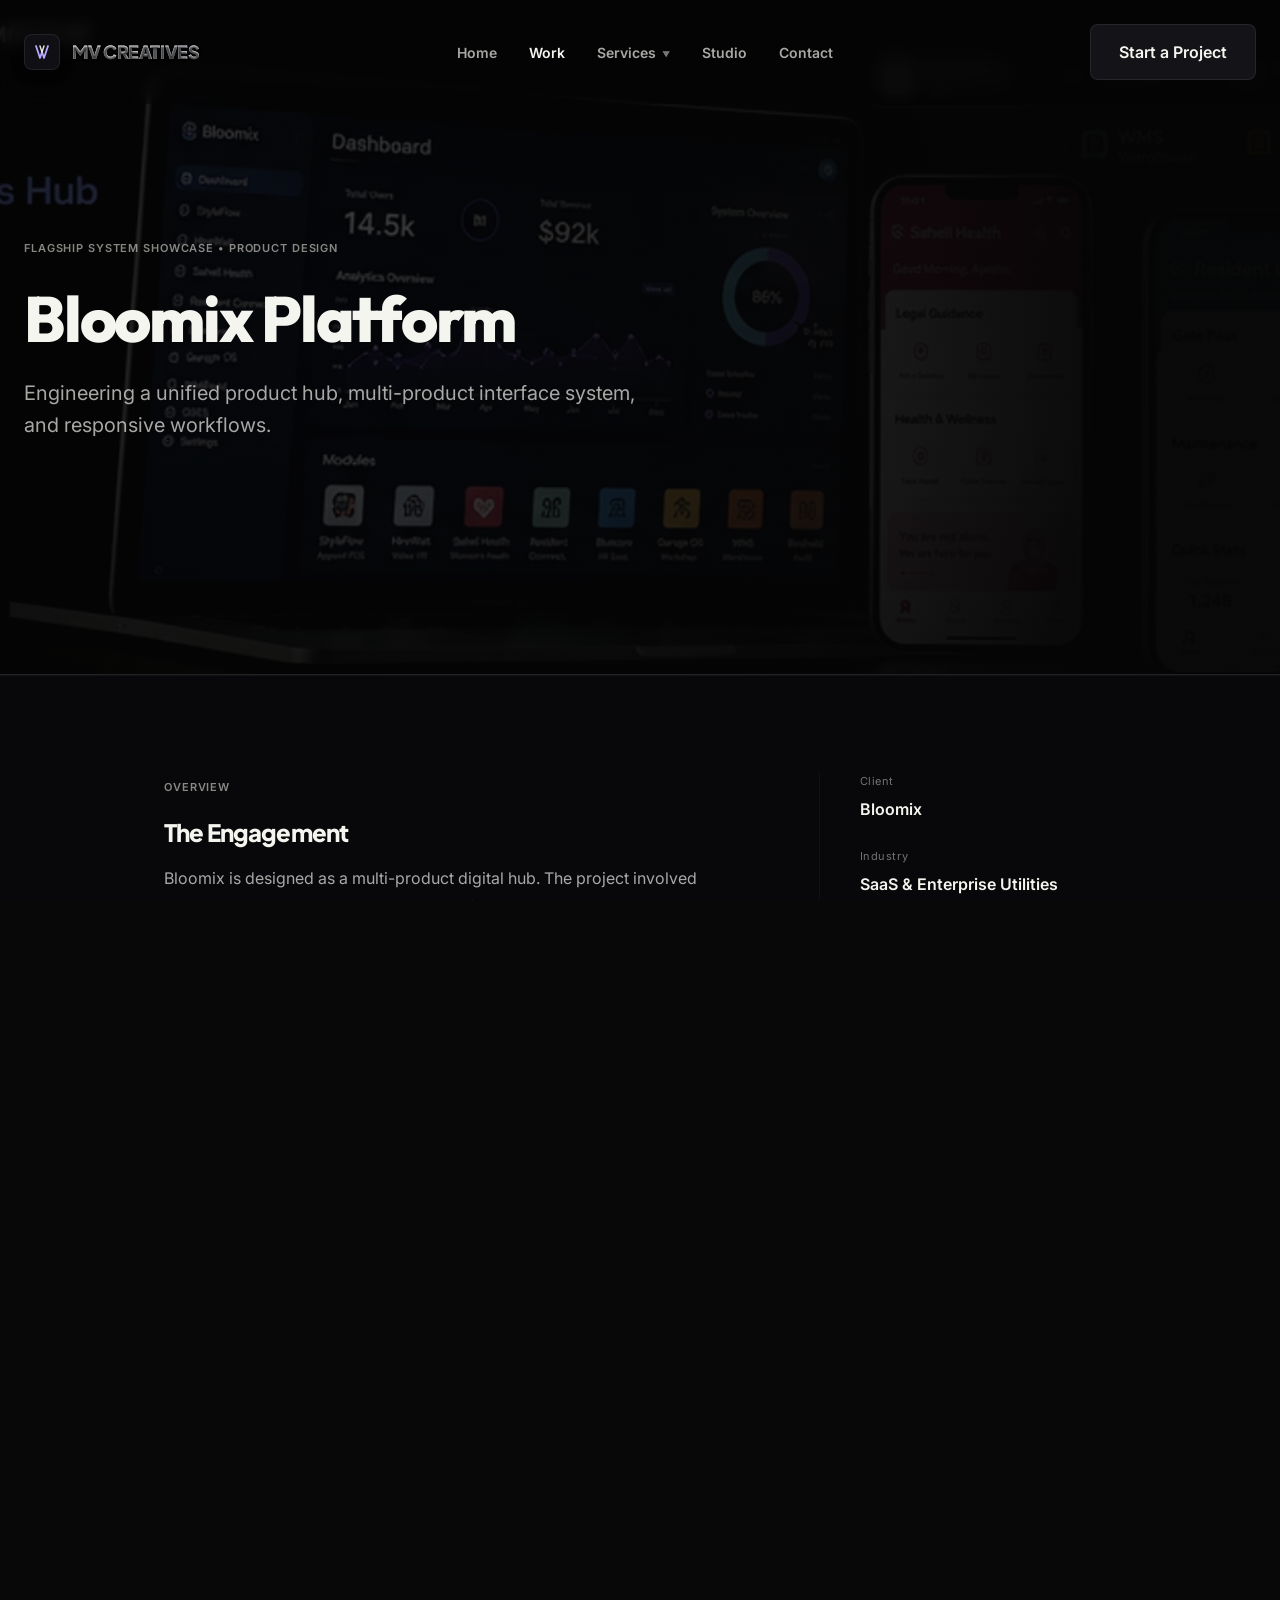
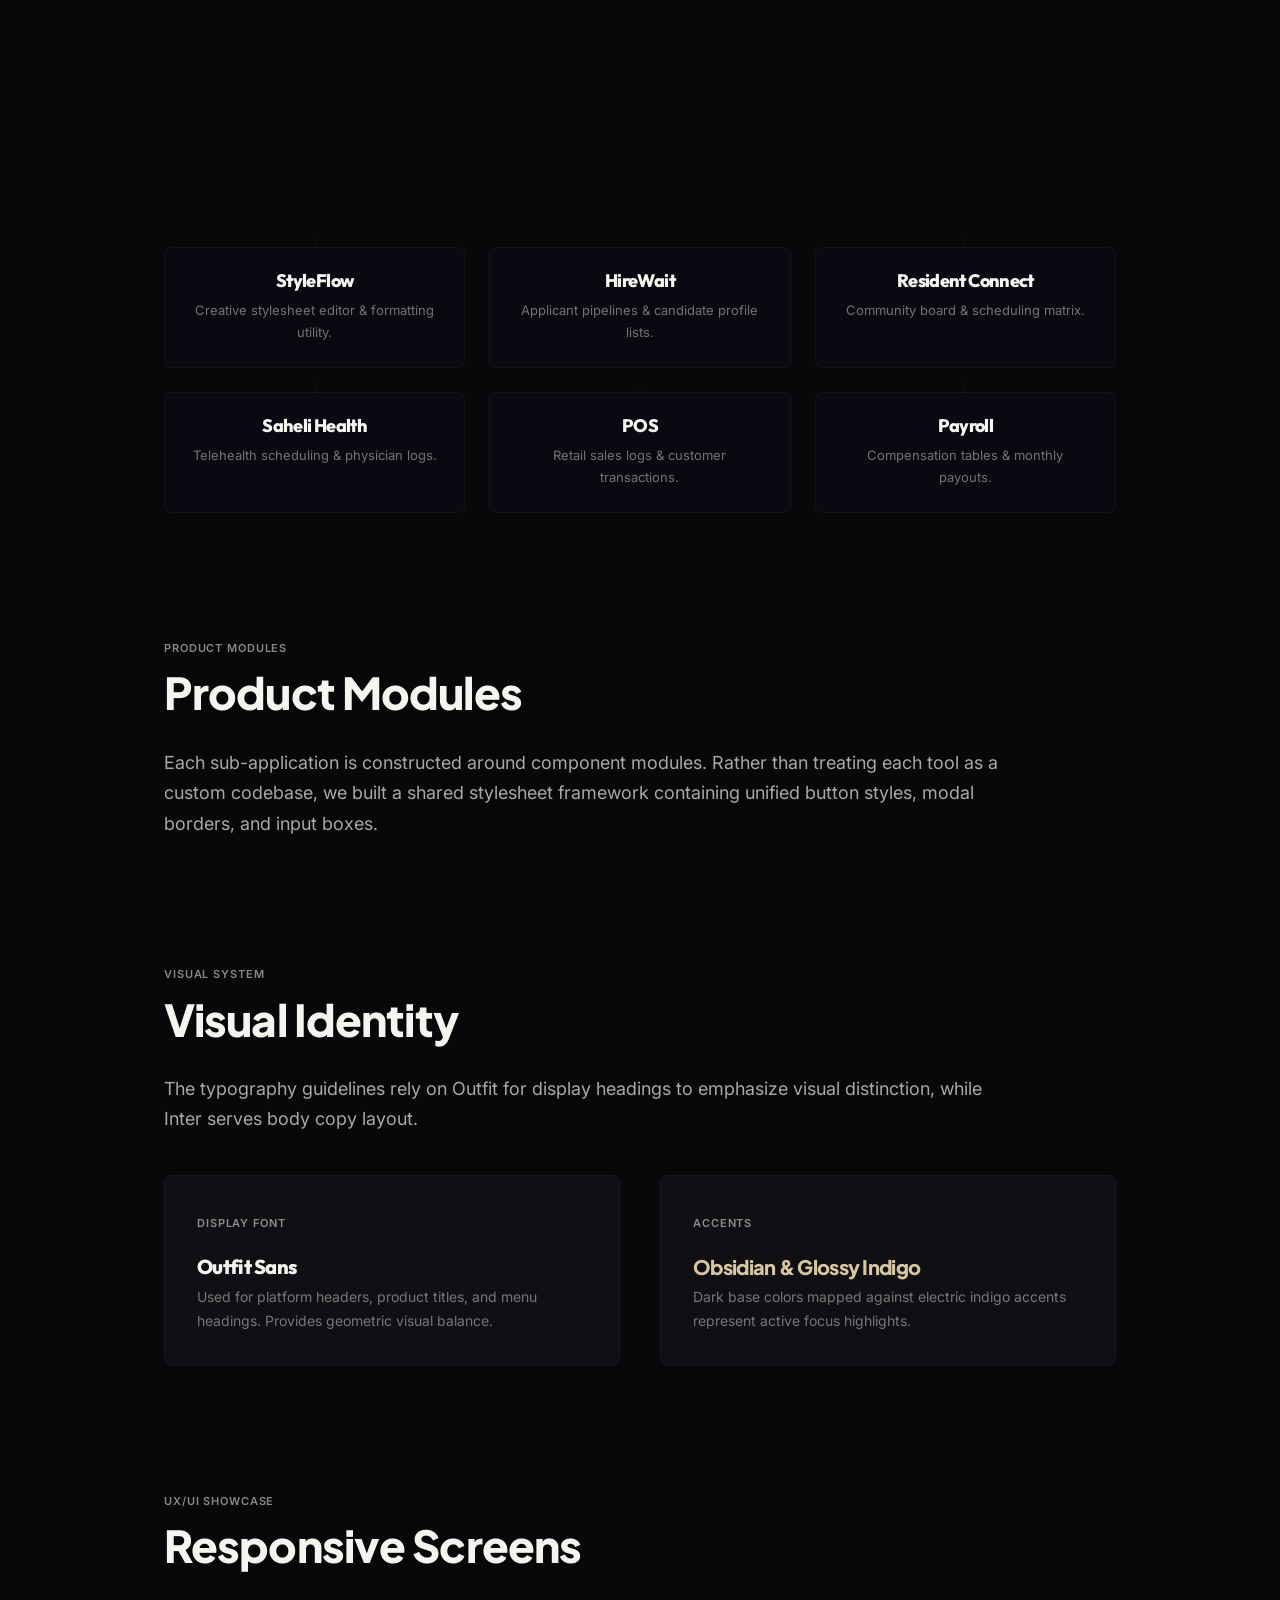
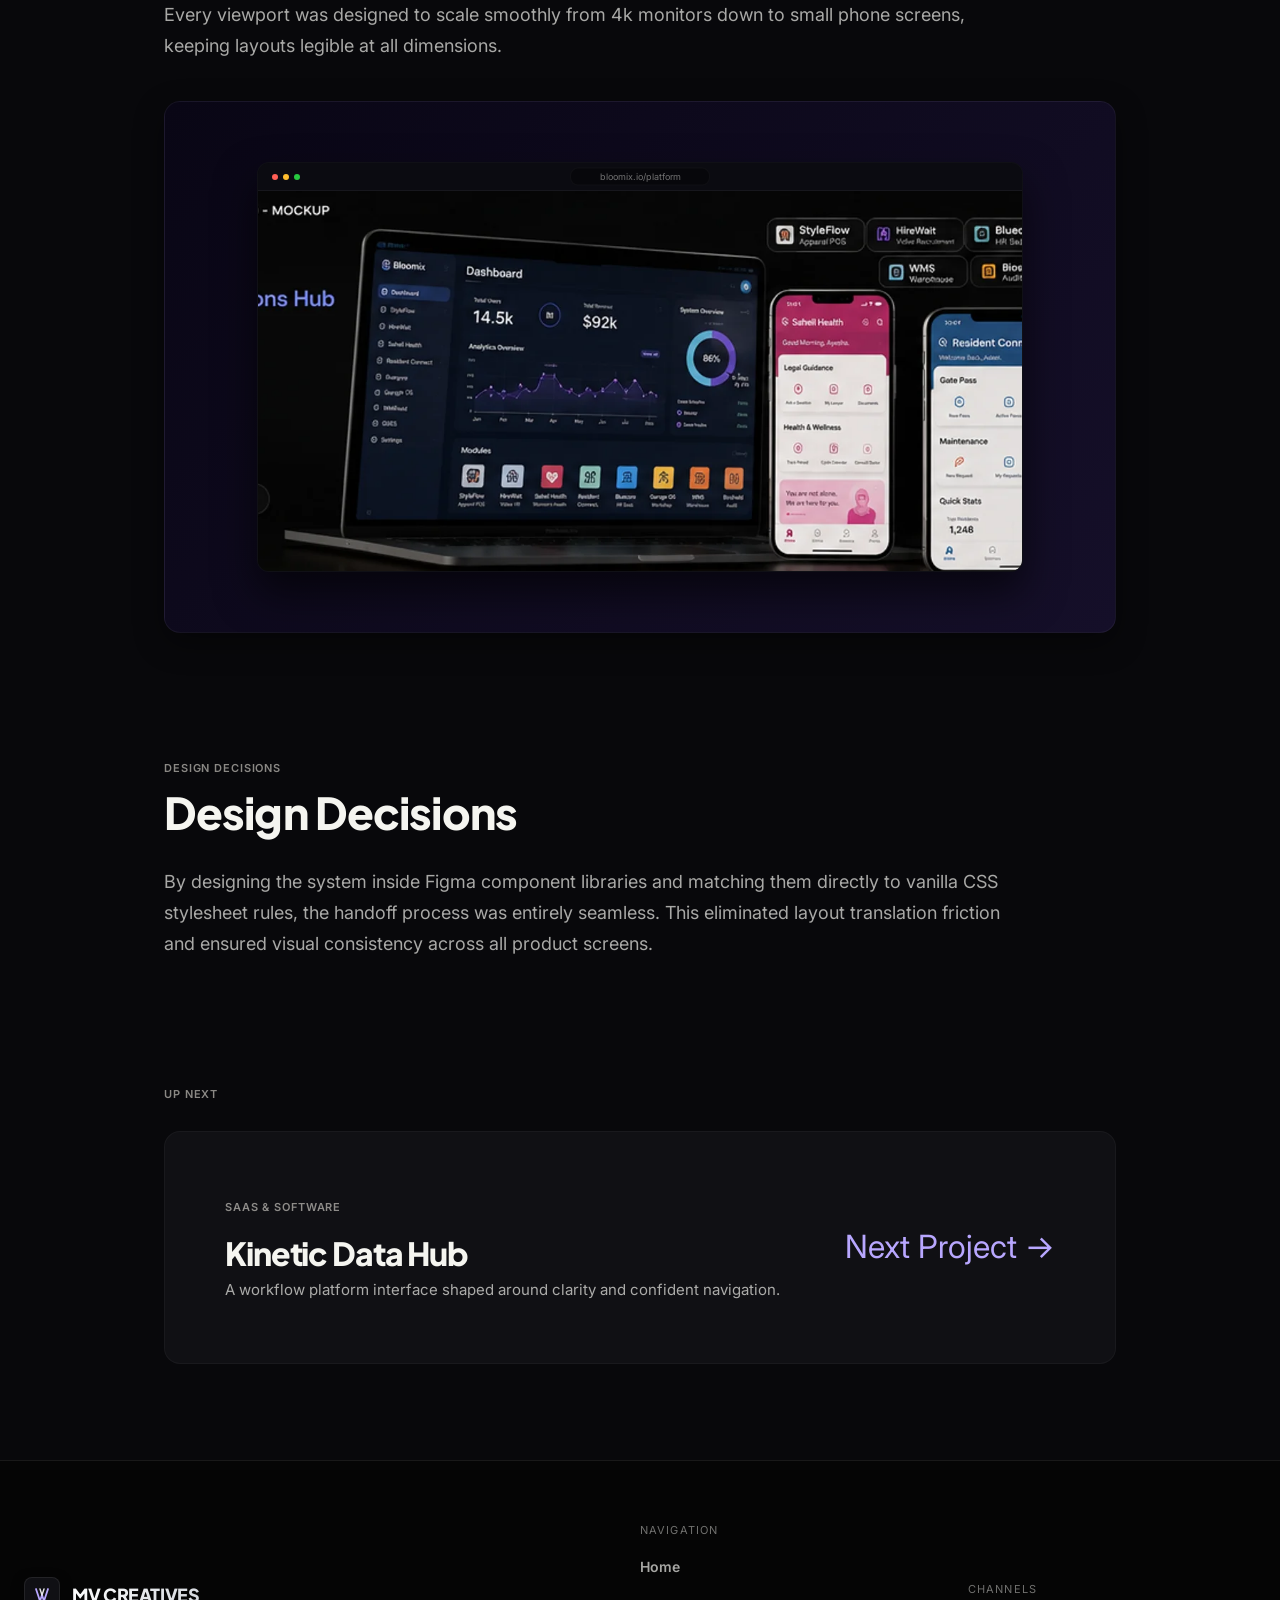
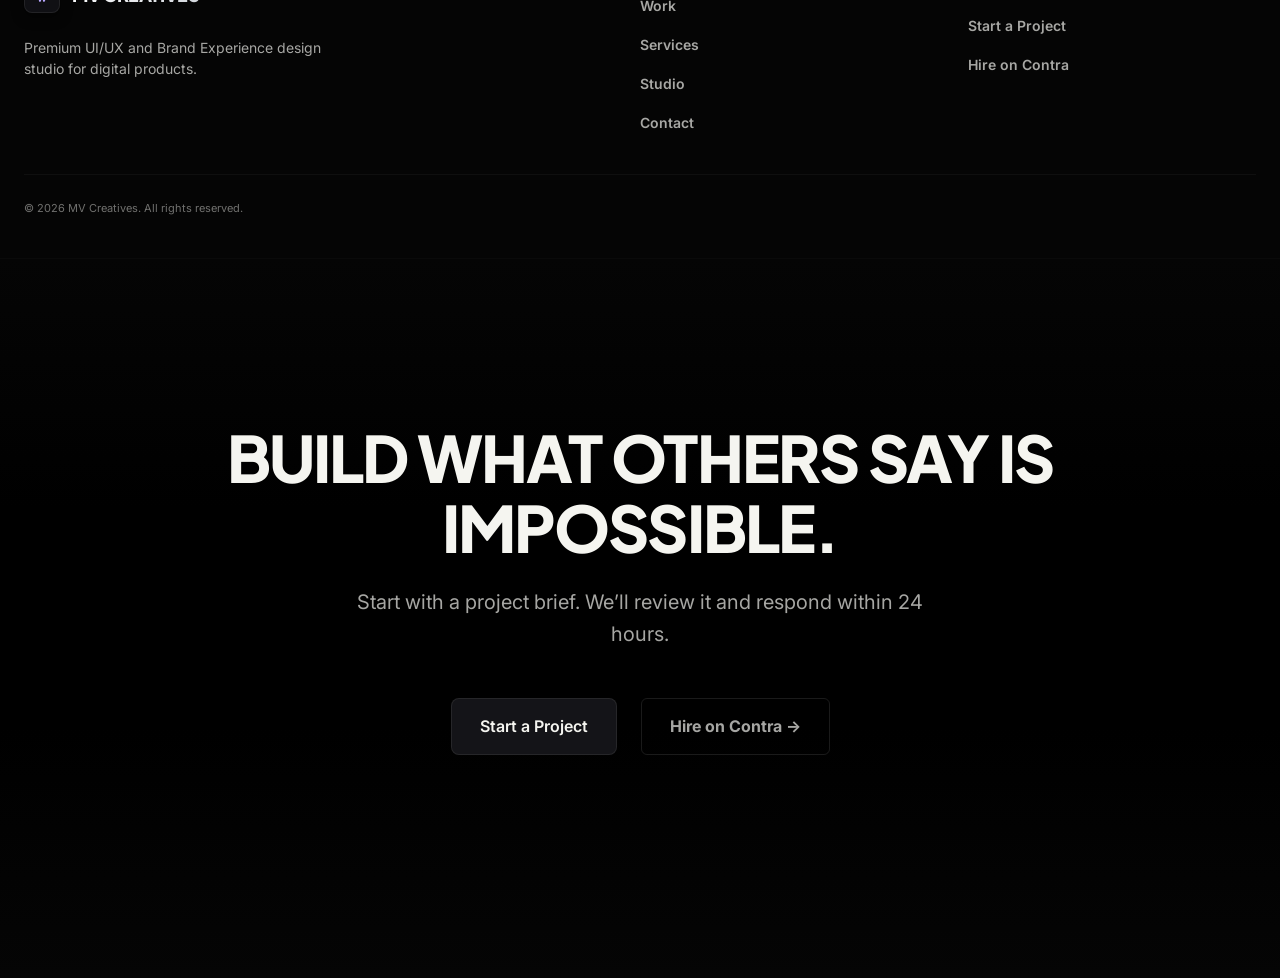
<file: case-study-bloomix.html>
<!DOCTYPE html>
<html lang="en">
<head>
  <meta charset="UTF-8">
  <meta name="viewport" content="width=device-width, initial-scale=1.0">
  <title>Case Study: Bloomix Digital Platform — MV Creatives</title>
  <meta name="description" content="Detailed case study of Bloomix: designing a unified design system, multi-product platform hub, and clear platform layouts.">
  
  <!-- Font preconnect & loading -->
  <link rel="preconnect" href="https://fonts.googleapis.com">
  <link rel="preconnect" href="https://fonts.gstatic.com" crossorigin>
  <link href="https://fonts.googleapis.com/css2?family=Inter:wght@400;600;700&family=JetBrains+Mono&family=Plus+Jakarta+Sans:wght@600;700;800&family=Outfit:wght@400;600;800&display=swap" rel="stylesheet">

    <!-- Favicon Monogram -->
  <link rel="icon" type="image/svg+xml" href="data:image/svg+xml,<svg xmlns=%22http://www.w3.org/2000/svg%22 viewBox=%220 0 100 100%22><path d=%22M20 20 L40 80 L50 50 L60 80 L80 20%22 fill=%22none%22 stroke=%22%23B8A7FF%22 stroke-width=%2210%22 stroke-linecap=%22round%22 stroke-linejoin=%22round%22/><path d=%22M40 20 L50 50 L60 20%22 fill=%22none%22 stroke=%22white%22 stroke-width=%228%22 stroke-linecap=%22round%22 stroke-linejoin=%22round%22/></svg>">
  <link rel="stylesheet" href="./index.css">
  <style>
    /* Specific Case Study Layout Config */
    .case-study-hero {
      position: relative;
      min-height: 75vh;
      display: flex;
      align-items: center;
      overflow: hidden;
      background-color: #050508;
      border-bottom: 1px solid var(--border-dark);
    }
    .case-study-hero__bg {
      position: absolute;
      inset: 0;
      width: 100%;
      height: 100%;
      object-fit: cover;
      opacity: 0.25;
      filter: grayscale(10%) contrast(1.1);
      z-index: 0;
    }
    .case-study-hero__overlay {
      position: absolute;
      inset: 0;
      background: radial-gradient(circle at 20% 50%, rgba(5, 5, 5, 0.75) 0%, rgba(5, 5, 5, 0.98) 80%);
      z-index: 1;
    }
    
    .case-study-container {
      max-width: 1000px;
      margin: 0 auto;
      padding: 0 24px;
    }
    
    .overview-grid {
      display: grid;
      grid-template-columns: 2fr 1fr;
      gap: 60px;
      margin-bottom: 100px;
    }
    .overview-meta-item {
      margin-bottom: 24px;
    }
    .overview-meta-item span.label {
      font-family: var(--font-mono);
      font-size: 11px;
      color: var(--text-muted);
      
      letter-spacing: 0.05em;
      display: block;
      margin-bottom: 6px;
    }
    .overview-meta-item span.value {
      font-size: 16px;
      color: var(--text-primary);
      font-weight: 600;
    }

    .editorial-section {
      margin-bottom: 120px;
    }
    .editorial-section h2 {
      font-size: clamp(28px, 4vw, 44px);
      
      margin-bottom: 32px;
      letter-spacing: -0.02em;
    }
    .editorial-section p {
      font-size: 18px;
      line-height: 1.7;
      color: var(--text-secondary);
      max-width: 850px;
      margin-bottom: 24px;
    }
    
    .visual-system-grid {
      display: grid;
      grid-template-columns: 1fr 1fr;
      gap: 40px;
      align-items: center;
      margin-top: 40px;
    }
    
    .next-project-card {
      background: var(--bg-card);
      border: 1px solid var(--border-light);
      border-radius: var(--radius-lg);
      padding: 60px;
      display: flex;
      justify-content: space-between;
      align-items: center;
      transition: all var(--transition-default);
      overflow: hidden;
      position: relative;
    }
    .next-project-card:hover {
      border-color: var(--accent-primary);
      box-shadow: 0 20px 50px rgba(79, 70, 229, 0.15);
    }
    .next-project-card h3 {
      font-size: 32px;
      margin-top: 8px;
    }
    .next-project-card:hover h3 {
      color: var(--accent-hover);
    }

    /* Ecosystem Diagram Styles */
    .ecosystem-grid {
      display: grid;
      grid-template-columns: repeat(3, 1fr);
      gap: 24px;
      margin-top: 48px;
    }
    .ecosystem-card {
      background: #090911;
      border: 1px solid var(--border-light);
      border-radius: var(--radius-sm);
      padding: 24px;
      text-align: center;
      position: relative;
      transition: border-color 0.3s ease;
    }
    .ecosystem-card::before {
      content: '';
      position: absolute;
      top: -12px;
      left: 50%;
      transform: translateX(-50%);
      width: 1px;
      height: 12px;
      background: var(--border-light);
    }
    .ecosystem-card:hover {
      border-color: var(--accent-primary);
    }
    .ecosystem-card h4 {
      font-size: 18px;
      margin-bottom: 8px;
      font-family: 'Outfit', sans-serif;
    }
    .ecosystem-card p {
      font-size: 13px;
      color: var(--text-muted);
      margin: 0;
    }

    .ecosystem-center {
      grid-column: 1 / -1;
      background: linear-gradient(135deg, rgba(79, 70, 229, 0.08) 0%, rgba(99, 102, 241, 0.03) 100%);
      border: 1px solid var(--accent-primary);
      padding: 32px;
      border-radius: var(--radius-md);
      text-align: center;
      position: relative;
      font-family: 'Outfit', sans-serif;
      margin-bottom: 24px;
    }
    
    @media (max-width: 767px) {
      .overview-grid {
        grid-template-columns: 1fr;
        gap: 32px;
      }
      .visual-system-grid {
        grid-template-columns: 1fr;
      }
      .next-project-card {
        flex-direction: column;
        align-items: flex-start;
        gap: 32px;
        padding: 32px;
      }
      .ecosystem-grid {
        grid-template-columns: 1fr;
      }
    }
  </style>
</head>
<body class="theme-dark">

  <!-- Premium Page Loader -->
  <div id="page-loader" class="page-loader">
    <div class="loader-content">
      <!-- MV Logo SVG Symbol -->
      <svg class="loader-logo" xmlns="http://www.w3.org/2000/svg" viewBox="0 0 100 100" width="80" height="80">
        <path d="M20 20 L40 80 L50 50 L60 80 L80 20" fill="none" stroke="var(--accent-primary)" stroke-width="6" stroke-linecap="round" stroke-linejoin="round" class="logo-path" />
        <path d="M40 20 L50 50 L60 20" fill="none" stroke="rgba(255,255,255,0.9)" stroke-width="4" stroke-linecap="round" stroke-linejoin="round" class="logo-path-inner" />
      </svg>
      <div class="loader-wordmark">MV CREATIVES</div>
      <div class="loader-line-container">
        <div class="loader-line"></div>
      </div>
    </div>
  </div>

  <!-- Global Navigation Header -->
  <header class="site-header scrolled" id="main-header">
    <div class="container header-container">
      <a href="./index.html" class="logotype" id="nav-logo" style="display: flex; align-items: center; gap: 12px; text-decoration: none;">
        <div style="background: #101014; border: 1px solid rgba(255, 255, 255, 0.08); border-radius: var(--radius-sm); width: 36px; height: 36px; display: flex; align-items: center; justify-content: center; box-shadow: 0 4px 12px rgba(0,0,0,0.5);">
          <svg xmlns="http://www.w3.org/2000/svg" viewBox="0 0 100 100" width="20" height="20" style="display: block;">
            <path d="M20 20 L40 80 L50 50 L60 80 L80 20" fill="none" stroke="var(--accent-primary)" stroke-width="9" stroke-linecap="round" stroke-linejoin="round" />
            <path d="M40 20 L50 50 L60 20" fill="none" stroke="rgba(255,255,255,0.9)" stroke-width="7" stroke-linecap="round" stroke-linejoin="round" />
          </svg>
        </div>
        <span style="font-family: var(--font-display); font-weight: 800; font-size: 18px; letter-spacing: -0.02em; background: linear-gradient(135deg, #FFF 0%, #D1D5DB 100%); -webkit-background-clip: text; -webkit-text-fill-color: transparent;">MV CREATIVES</span>
      </a>
      
      <nav class="site-nav" id="desktop-nav" aria-label="Main navigation menu">
        <ul>
          <li><a href="./index.html" id="nav-home">Home</a></li>
          <li><a href="./work.html" class="active" id="nav-work">Work</a></li>
          <li class="has-megamenu">
            <a href="./services.html" id="nav-services">Services <span class="nav-arrow">▼</span></a>
            <div class="megamenu-panel">
              <div class="megamenu-grid">
                <!-- Column 1: Design -->
                <div class="megamenu-col">
                  <span class="megamenu-heading">Design</span>
                  <ul class="megamenu-links">
                    <li>
                      <a href="./services.html#uiux">
                        <span class="link-title">UI/UX Design</span>
                        <span class="link-desc">High-fidelity interface systems</span>
                      </a>
                    </li>
                    <li>
                      <a href="./services.html#saas">
                        <span class="link-title">SaaS Product Design</span>
                        <span class="link-desc">Polished interfaces & user flows</span>
                      </a>
                    </li>
                    <li>
                      <a href="./services.html#mobile-app">
                        <span class="link-title">Mobile App Design</span>
                        <span class="link-desc">Responsive native viewport patterns</span>
                      </a>
                    </li>
                    <li>
                      <a href="./services.html#design-systems">
                        <span class="link-title">Design Systems</span>
                        <span class="link-desc">Visual consistency & style guidelines</span>
                      </a>
                    </li>
                    <li>
                      <a href="./services.html#ux-strategy">
                        <span class="link-title">UX Strategy</span>
                        <span class="link-desc">Product requirements & mapping</span>
                      </a>
                    </li>
                  </ul>
                </div>
                <!-- Column 2: Web -->
                <div class="megamenu-col">
                  <span class="megamenu-heading">Web</span>
                  <ul class="megamenu-links">
                    <li><a href="./services.html#website-design">Website Design</a></li>
                    <li><a href="./services.html#landing-pages">Landing Pages</a></li>
                    <li><a href="./services.html#webflow">Webflow Development</a></li>
                    <li><a href="./services.html#framer">Framer Development</a></li>
                    <li><a href="./services.html#wordpress">WordPress Development</a></li>
                  </ul>
                </div>
                <!-- Column 3: Product -->
                <div class="megamenu-col">
                  <span class="megamenu-heading">Product</span>
                  <ul class="megamenu-links">
                    <li><a href="./services.html#discovery">Product Discovery</a></li>
                    <li><a href="./services.html#architecture">Information Architecture</a></li>
                    <li><a href="./services.html#research">User Research</a></li>
                    <li><a href="./services.html#prototypes">Prototyping</a></li>
                    <li><a href="./services.html#audits">Product Audits</a></li>
                  </ul>
                </div>
                <!-- Column 4: Brand -->
                <div class="megamenu-col">
                  <span class="megamenu-heading">Brand</span>
                  <ul class="megamenu-links">
                    <li><a href="./services.html#branding">Brand Identity</a></li>
                    <li><a href="./services.html#visual-systems">Visual Systems</a></li>
                    <li><a href="./services.html#marketing-assets">Marketing Assets</a></li>
                    <li><a href="./services.html#creative-direction">Creative Direction</a></li>
                  </ul>
                </div>
                <!-- Featured Card -->
                <div class="megamenu-featured">
                  <div class="featured-card">
                    <div class="featured-img-container">
                      <img src="./screenshot_bloomix.webp" alt="Bloomix Flagship Mockup" />
                    </div>
                    <div class="featured-card-content">
                      <span class="featured-tag">Flagship Project</span>
                      <h4 class="featured-title">Bloomix</h4>
                      <span class="featured-subtitle">Multi-Product Ecosystem</span>
                      <p class="featured-desc">Unified product hub connecting multiple enterprise platforms through a shared design system.</p>
                      <a href="./case-study-bloomix.html" class="featured-btn">View Case Study →</a>
                    </div>
                  </div>
                </div>
              </div>
            </div>
          </li>
          <li><a href="./studio.html" id="nav-studio">Studio</a></li>
          <li><a href="./contact.html" id="nav-contact">Contact</a></li>
        </ul>
      </nav>
      
      <div class="header-cta">
        <a href="./contact.html" class="btn-primary" id="header-cta-btn">Start a Project</a>
      </div>
      
      <button class="mobile-nav-toggle" aria-label="Toggle main navigation menu" aria-expanded="false" aria-controls="mobile-menu-drawer" id="nav-toggle-btn">
        <svg xmlns="http://www.w3.org/2000/svg" width="24" height="24" fill="currentColor" viewBox="0 0 24 24" aria-hidden="true">
          <path d="M3 18h18v-2H3v2zm0-5h18v-2H3v2zm0-7v2h18V6H3z"/>
        </svg>
      </button>
    </div>
  </header>

  <!-- Mobile Drawer Menu -->
  <div class="mobile-drawer" id="mobile-menu-drawer" aria-label="Mobile navigation panel">
    <div style="position: absolute; top: 30px; left: 24px; display: flex; align-items: center; gap: 12px;">
      <div style="background: #101014; border: 1px solid rgba(255, 255, 255, 0.08); border-radius: var(--radius-sm); width: 36px; height: 36px; display: flex; align-items: center; justify-content: center; box-shadow: 0 4px 12px rgba(0,0,0,0.5);">
        <svg xmlns="http://www.w3.org/2000/svg" viewBox="0 0 100 100" width="20" height="20" style="display: block;">
          <path d="M20 20 L40 80 L50 50 L60 80 L80 20" fill="none" stroke="var(--accent-primary)" stroke-width="9" stroke-linecap="round" stroke-linejoin="round" />
          <path d="M40 20 L50 50 L60 20" fill="none" stroke="rgba(255,255,255,0.9)" stroke-width="7" stroke-linecap="round" stroke-linejoin="round" />
        </svg>
      </div>
      <span style="font-family: var(--font-display); font-weight: 800; font-size: 18px; letter-spacing: -0.02em; color: var(--text-primary);">MV CREATIVES</span>
    </div>
    <ul>
      <li><a href="./index.html" id="mob-nav-home">Home</a></li>
      <li><a href="./work.html" class="active" id="mob-nav-work">Work</a></li>
      <li class="mob-has-accordion">
        <a href="javascript:void(0);" id="mob-nav-services" class="accordion-trigger">Services <span class="mob-arrow">▼</span></a>
        <div class="mob-accordion-panel">
          <a href="./services.html#uiux">UI/UX Design</a>
          <a href="./services.html#saas">SaaS Product Design</a>
          <a href="./services.html#mobile-app">Mobile App Design</a>
          <a href="./services.html#website-design">Website Design</a>
          <a href="./services.html#webflow">Webflow Development</a>
          <a href="./services.html#design-systems">Design Systems</a>
          <a href="./services.html#branding">Brand Identity</a>
        </div>
      </li>
      <li><a href="./studio.html" id="mob-nav-studio">Studio</a></li>
      <li><a href="./contact.html" id="mob-nav-contact">Contact</a></li>
    </ul>
    <a href="./contact.html" class="btn-primary" style="text-align: center;" id="mob-cta-btn">Start a Project</a>
  </div>

  <main>

    <!-- 01 Hero Cover -->
    <section class="case-study-hero">
      <img class="case-study-hero__bg" src="./screenshot_bloomix.webp" alt="Bloomix Flagship Background" srcset="./screenshot_bloomix-480w.webp 480w, ./screenshot_bloomix-768w.webp 768w, ./screenshot_bloomix.webp 1024w" sizes="(max-width: 767px) 100vw, (max-width: 1023px) 50vw, 800px" width="1024" height="655" decoding="async" loading="eager" fetchpriority="high">
      <div class="case-study-hero__overlay"></div>
      
      <div class="container" style="position: relative; z-index: 2; width: 100%;">
        <div style="max-width: 800px;">
          <span class="eyebrow-label">FLAGSHIP SYSTEM SHOWCASE • PRODUCT DESIGN</span>
          <h1 class="display-text" style="margin-top: 16px; margin-bottom: 24px; color: var(--text-primary); font-family: 'Outfit', var(--font-display); font-size: clamp(36px, 5vw, 64px);  line-height: 1.05;">
            Bloomix Platform
          </h1>
          <p class="body-large" style="color: var(--text-secondary); max-width: 650px; font-size: 20px; line-height: 1.6;">
            Engineering a unified product hub, multi-product interface system, and responsive workflows.
          </p>
        </div>
      </div>
    </section>

    <!-- Content Sections Wrapper -->
    <section class="section-padding" style="background: #08080B; border-top: 1px solid var(--border-light);">
      <div class="case-study-container">
        
        <!-- 02 Project Overview -->
        <div class="overview-grid">
          <div>
            <span class="eyebrow-label">Overview</span>
            <h2 style="font-size: 24px; margin-top: 12px; margin-bottom: 20px; ">The Engagement</h2>
            <p style="font-size: 16px; line-height: 1.7; color: var(--text-secondary);">
              Bloomix is designed as a multi-product digital hub. The project involved developing a scalable design system, unifying navigation states, and modeling consistent variables across several integrated business utilities.
            </p>
          </div>
          <div style="border-left: 1px solid var(--border-light); padding-left: 40px;">
            <div class="overview-meta-item">
              <span class="label">Client</span>
              <span class="value">Bloomix</span>
            </div>
            <div class="overview-meta-item">
              <span class="label">Industry</span>
              <span class="value">SaaS & Enterprise Utilities</span>
            </div>
            <div class="overview-meta-item">
              <span class="label">Services</span>
              <span class="value">UI/UX Design, Design Systems, Responsive Viewports</span>
            </div>
          </div>
        </div>

        <!-- 03 Design Goal -->
        <div class="editorial-section">
          <span class="eyebrow-label">Design Goal</span>
          <h2>The Design Goal</h2>
          <p>
            The core challenge was visual and logical fragmentation. Because several distinct applications were used across the enterprise ecosystem, users had to adjust to varying spacing, design patterns, and sidebar menus. The goal was to build a unified design system that feels seamless.
          </p>
        </div>

        <!-- 04 Platform Structure / Ecosystem Architecture -->
        <div class="editorial-section">
          <span class="eyebrow-label">Platform Structure</span>
          <h2>Platform Structure</h2>
          <p>
            We mapped the ecosystem out into six distinct modules, all communicating with the central core Bloomix database. This structure ensures users retain active focus as they transition between SaaS utilities.
          </p>
          
          <div class="ecosystem-center">
            <h3 style="font-size: 22px; margin-bottom: 8px; color: var(--text-primary);">Unified Bloomix Platform</h3>
            <p style="font-size: 14px; color: var(--text-secondary); max-width: 500px; margin: 0 auto;">Central authentication, visual consistency, and a unified platform layout.</p>
          </div>

          <div class="ecosystem-grid">
            <div class="ecosystem-card">
              <h4>StyleFlow</h4>
              <p>Creative stylesheet editor & formatting utility.</p>
            </div>
            <div class="ecosystem-card">
              <h4>HireWait</h4>
              <p>Applicant pipelines & candidate profile lists.</p>
            </div>
            <div class="ecosystem-card">
              <h4>Resident Connect</h4>
              <p>Community board & scheduling matrix.</p>
            </div>
            <div class="ecosystem-card">
              <h4>Saheli Health</h4>
              <p>Telehealth scheduling & physician logs.</p>
            </div>
            <div class="ecosystem-card">
              <h4>POS</h4>
              <p>Retail sales logs & customer transactions.</p>
            </div>
            <div class="ecosystem-card">
              <h4>Payroll</h4>
              <p>Compensation tables & monthly payouts.</p>
            </div>
          </div>
        </div>

        <!-- 05 Product Modules -->
        <div class="editorial-section">
          <span class="eyebrow-label">Product Modules</span>
          <h2>Product Modules</h2>
          <p>
            Each sub-application is constructed around component modules. Rather than treating each tool as a custom codebase, we built a shared stylesheet framework containing unified button styles, modal borders, and input boxes.
          </p>
        </div>

        <!-- 06 Visual System -->
        <div class="editorial-section">
          <span class="eyebrow-label">Visual System</span>
          <h2>Visual Identity</h2>
          <p>
            The typography guidelines rely on Outfit for display headings to emphasize visual distinction, while Inter serves body copy layout.
          </p>
          
          <div class="visual-system-grid">
            <div style="border: 1px solid var(--border-light); padding: 32px; border-radius: var(--radius-sm); background: var(--bg-card);">
              <span class="eyebrow-label">Display Font</span>
              <h3 style="margin-top: 12px; margin-bottom: 8px; font-size: 20px; font-family: 'Outfit', sans-serif;">Outfit Sans</h3>
              <p style="font-size: 14px; margin: 0; color: var(--text-muted);">
                Used for platform headers, product titles, and menu headings. Provides geometric visual balance.
              </p>
            </div>
            <div style="border: 1px solid var(--border-light); padding: 32px; border-radius: var(--radius-sm); background: var(--bg-card);">
              <span class="eyebrow-label">Accents</span>
              <h3 style="margin-top: 12px; margin-bottom: 8px; font-size: 20px; color: var(--accent-hover);">Obsidian & Glossy Indigo</h3>
              <p style="font-size: 14px; margin: 0; color: var(--text-muted);">
                Dark base colors mapped against electric indigo accents represent active focus highlights.
              </p>
            </div>
          </div>
        </div>

        <!-- 07 UX/UI Showcase & Responsive Screens -->
        <div class="editorial-section">
          <span class="eyebrow-label">UX/UI Showcase</span>
          <h2>Responsive Screens</h2>
          <p>
            Every viewport was designed to scale smoothly from 4k monitors down to small phone screens, keeping layouts legible at all dimensions.
          </p>
          
          <div class="mockup-container" style="background: linear-gradient(135deg, #090615 0%, #150f29 100%); padding: 60px 24px; margin-top: 40px;">
            <div class="browser-frame" style="width: 85%; margin: 0 auto;">
              <div class="browser-header">
                <div class="browser-dots"><span class="dot"></span><span class="dot"></span><span class="dot"></span></div>
                <div class="browser-address">bloomix.io/platform</div>
              </div>
              <div class="browser-content" style="height: 380px;">
                <img src="./screenshot_bloomix.webp" alt="Bloomix Redesigned Viewport" style="width: 100%; height: 100%; object-fit: cover; object-position: top;">
              </div>
            </div>
          </div>
        </div>

        <!-- 08 Design Decisions -->
        <div class="editorial-section">
          <span class="eyebrow-label">Design Decisions</span>
          <h2>Design Decisions</h2>
          <p>
            By designing the system inside Figma component libraries and matching them directly to vanilla CSS stylesheet rules, the handoff process was entirely seamless. This eliminated layout translation friction and ensured visual consistency across all product screens.
          </p>
        </div>

        <!-- 09 Next Project CTA -->
        <div style="margin-top: 100px;">
          <span class="eyebrow-label">Up Next</span>
          
          <a href="./case-study.html" class="next-project-card" style="margin-top: 16px;">
            <div>
              <span class="eyebrow-label">SaaS & Software</span>
              <h3>Kinetic Data Hub</h3>
              <p style="font-size: 15px; margin: 8px 0 0 0; color: var(--text-secondary);">A workflow platform interface shaped around clarity and confident navigation.</p>
            </div>
            <span style="font-size: 32px; font-family: var(--font-mono); color: var(--accent-primary);">Next Project →</span>
          </a>
        </div>

      </div>
    </section>

  <footer class="final-footer" style="background-color: #050505; position: relative; z-index: 10; border-top: 1px solid rgba(255, 255, 255, 0.08);">
        <div class="footer-brand">
            <div style="display: flex; align-items: center; gap: 12px; margin-bottom: 12px;">
              <div style="background: #101014; border: 1px solid rgba(255, 255, 255, 0.08); border-radius: var(--radius-sm); width: 36px; height: 36px; display: flex; align-items: center; justify-content: center; box-shadow: 0 4px 12px rgba(0,0,0,0.5);">
                <svg xmlns="http://www.w3.org/2000/svg" viewBox="0 0 100 100" width="20" height="20" style="display: block;">
                  <path d="M20 20 L40 80 L50 50 L60 80 L80 20" fill="none" stroke="var(--accent-primary)" stroke-width="9" stroke-linecap="round" stroke-linejoin="round" />
                  <path d="M40 20 L50 50 L60 20" fill="none" stroke="rgba(255,255,255,0.9)" stroke-width="7" stroke-linecap="round" stroke-linejoin="round" />
                </svg>
              </div>
              <span class="logo" style="margin: 0; font-family: var(--font-display); font-weight: 800; font-size: 18px; letter-spacing: -0.02em; color: var(--text-primary);">MV CREATIVES</span>
            </div>
            <span class="tagline">Premium UI/UX and Brand Experience design studio for digital products.</span>
          </div>
        <div class="footer-nav">
          <span class="footer-title">Navigation</span>
          <a href="./index.html">Home</a>
          <a href="./work.html">Work</a>
          <a href="./services.html">Services</a>
          <a href="./studio.html">Studio</a>
          <a href="./contact.html">Contact</a>
        </div>
        <div class="footer-links">
          <span class="footer-title">Channels</span>
          <a href="./contact.html">Start a Project</a>
          <a href="https://contra.com/maham_vohra_?referralExperimentNid=DEFAULT_REFERRAL_PROGRAM&referrerUsername=maham_vohra_" target="_blank">Hire on Contra</a>
        </div>
        <div class="footer-bottom">
          <p>© 2026 MV Creatives. All rights reserved.</p>
        </div>
      </footer>

  </main>

  <!-- Section: Video-Backed Final CTA / Footer -->
  <section class="final-video-cta" id="final-cta">
    <video class="final-video-cta__bg" autoplay loop muted playsinline preload="auto" src="./videos/cta-bg.mp4"></video>
    <div class="final-video-cta__fade final-video-cta__fade--top"></div>
    <div class="final-video-cta__fade final-video-cta__fade--bottom"></div>

    <div class="final-video-cta__content">
      <h2>Build what others say is impossible.</h2>
      <p>Start with a project brief. We’ll review it and respond within 24 hours.</p>

      <div class="final-video-cta__actions">
        <a href="./contact.html" class="btn btn-primary">Start a Project</a>
        <a href="https://contra.com/maham_vohra_?referralExperimentNid=DEFAULT_REFERRAL_PROGRAM&referrerUsername=maham_vohra_" target="_blank" class="btn btn-secondary" style="border: 1px solid rgba(255,255,255,0.1); padding: 14px 28px; border-radius: 6px;">Hire on Contra →</a>
      </div>

      
    </div>
  </section>

  <script src="./index.js" defer></script>
</body>
</html>
</file>
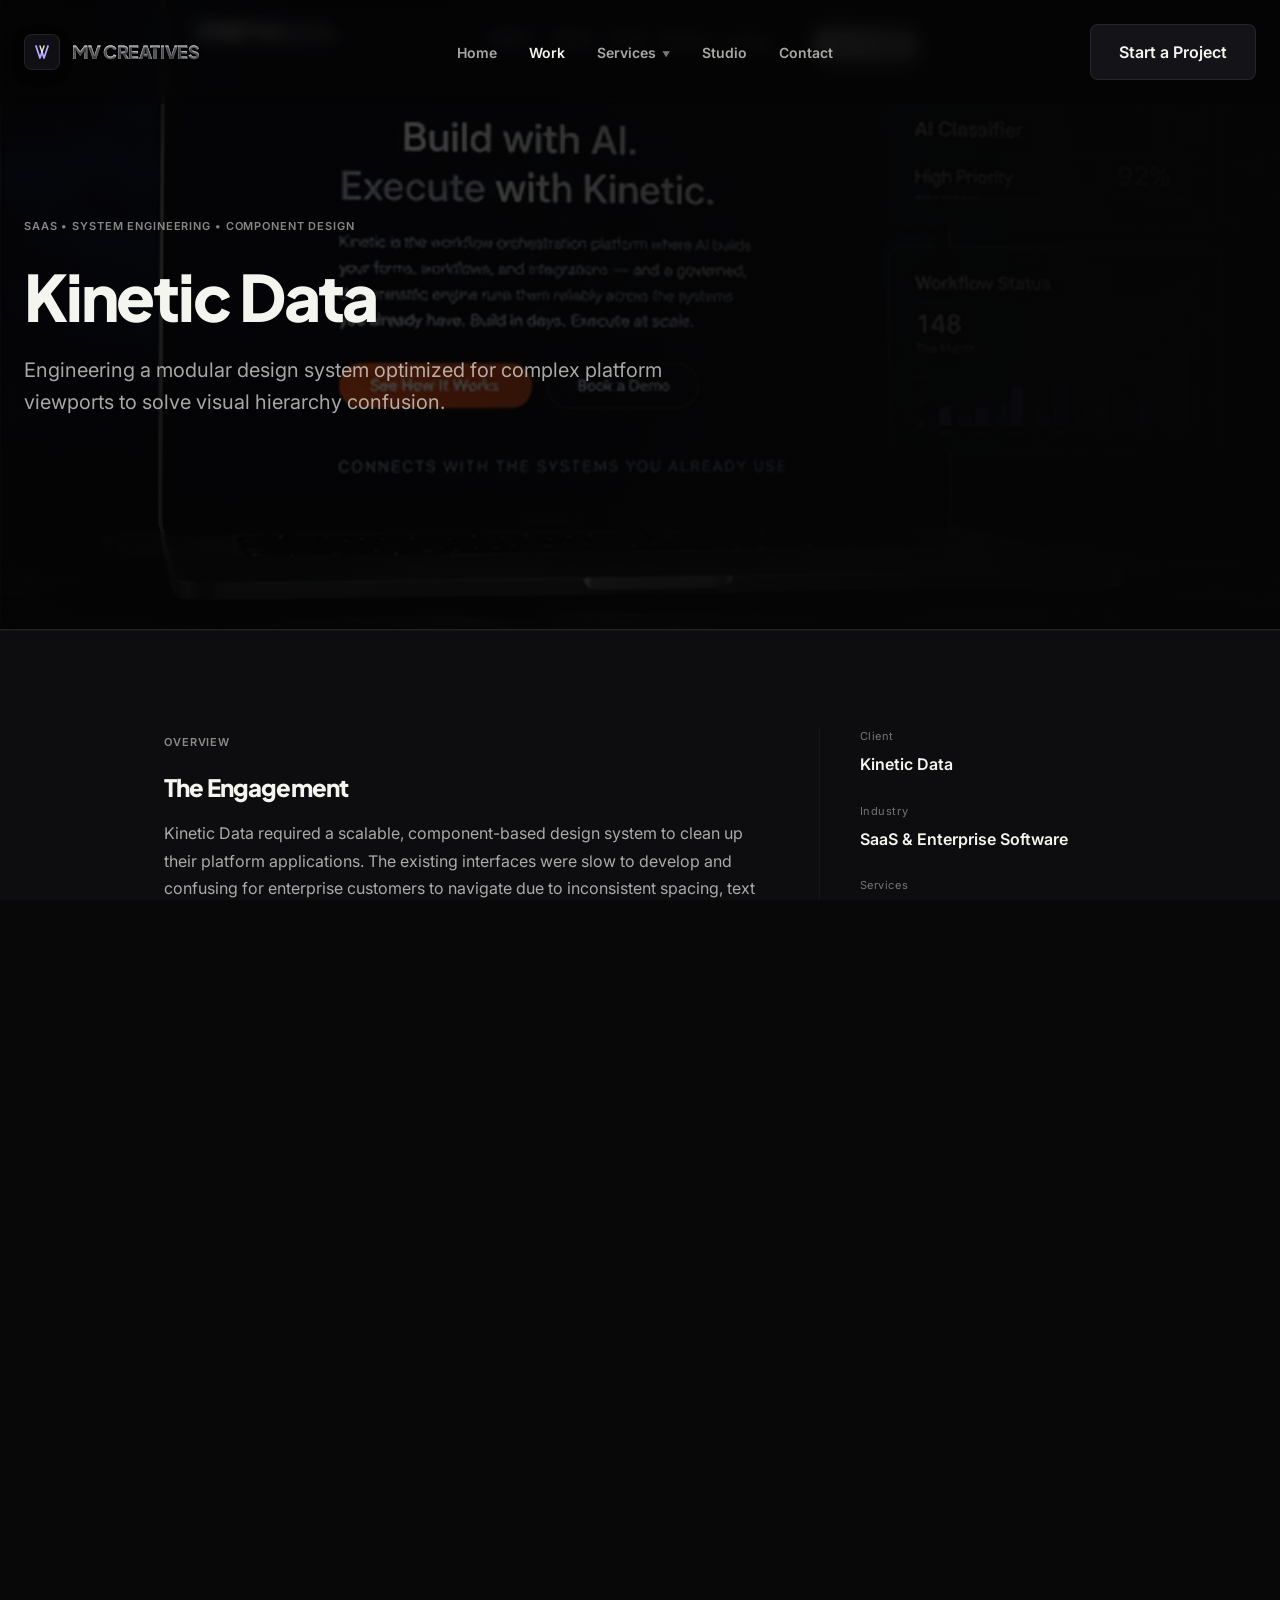
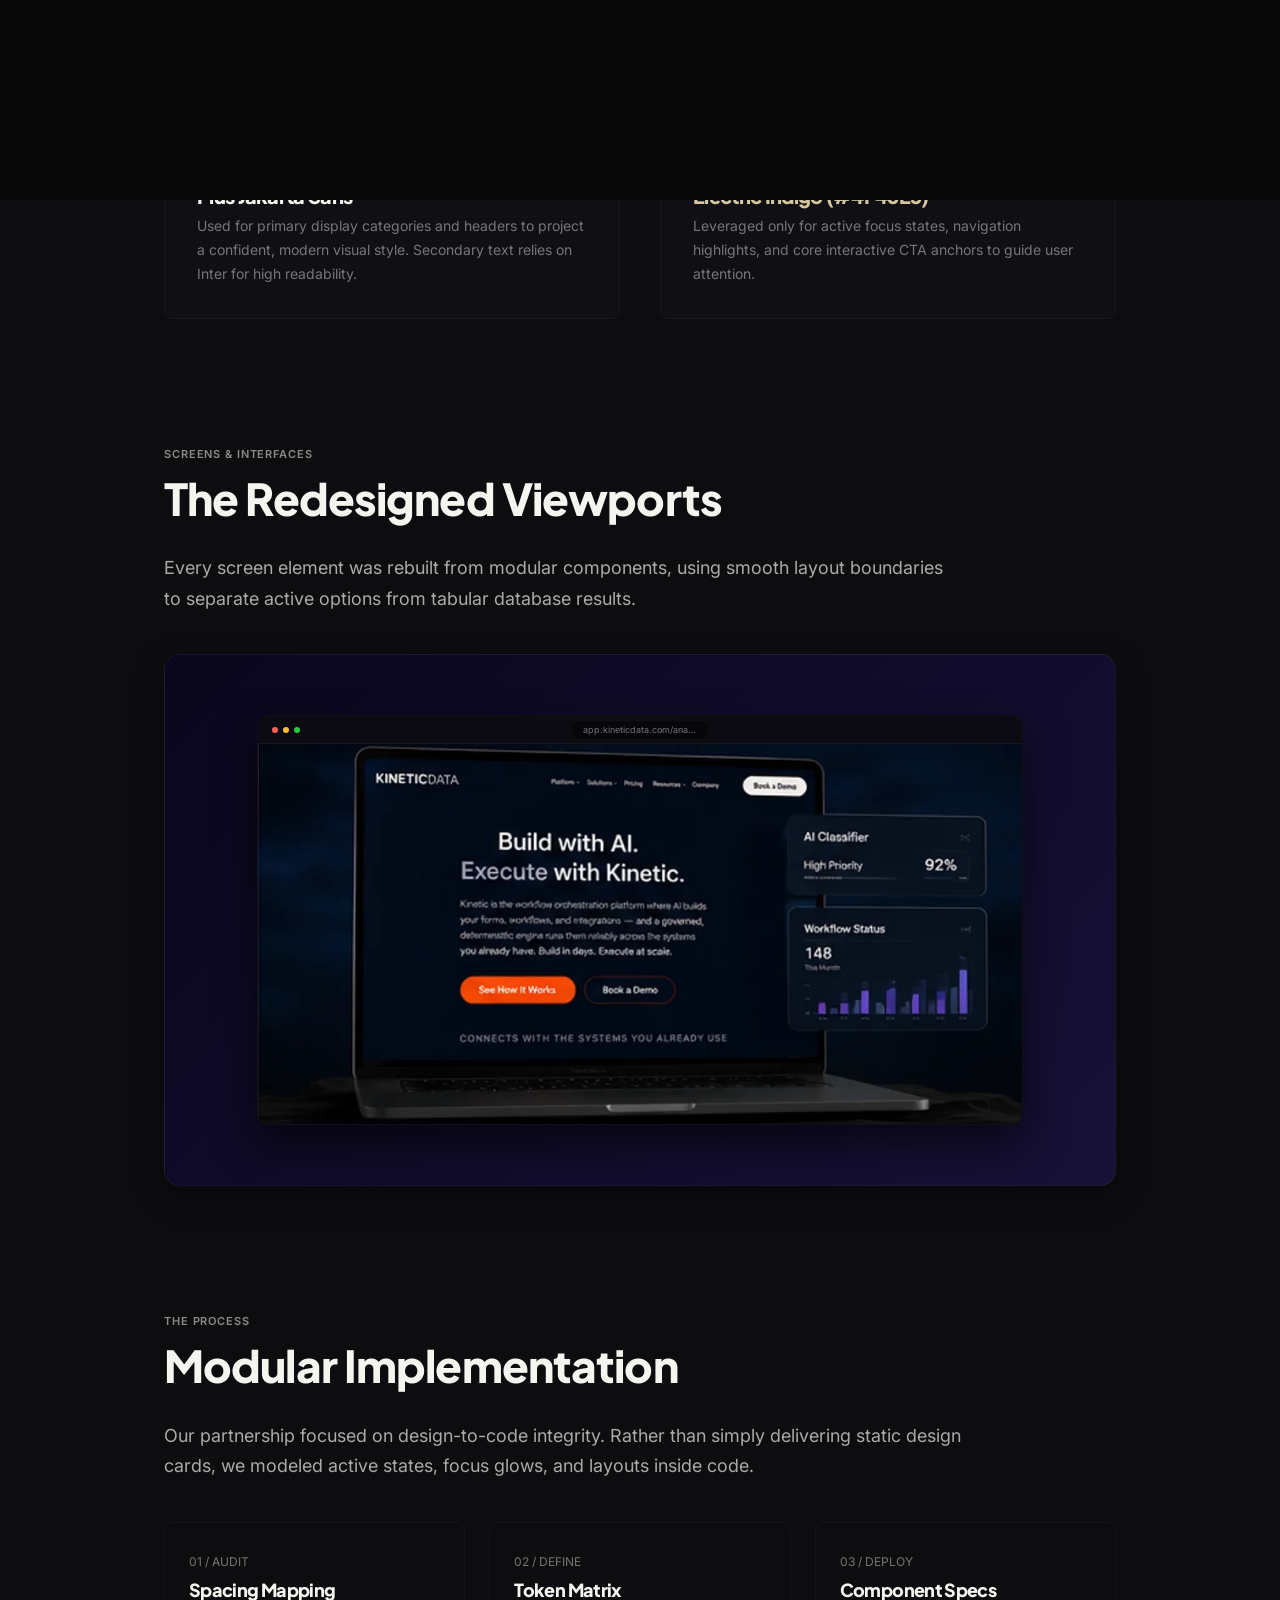
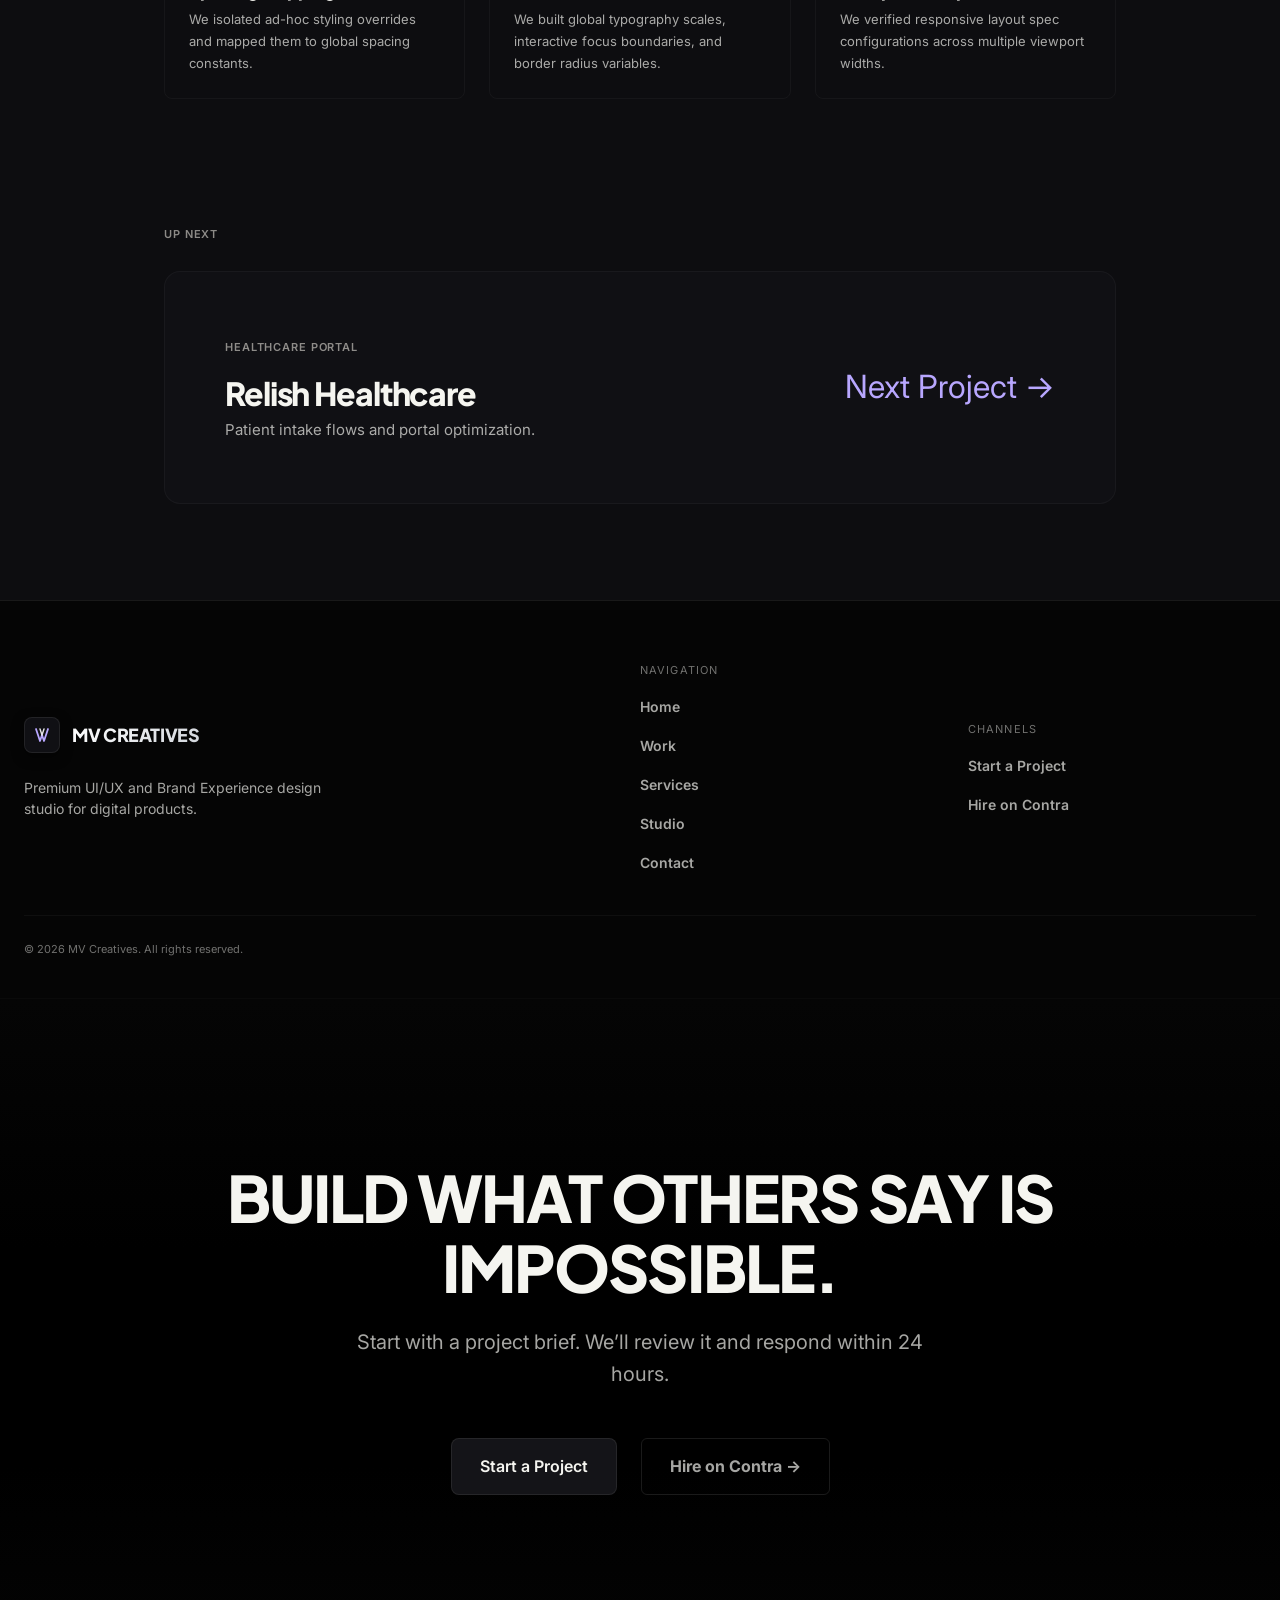
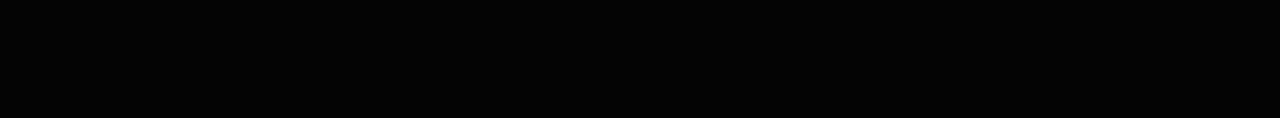
<file: case-study.html>
<!DOCTYPE html>
<html lang="en">
<head>
  <meta charset="UTF-8">
  <meta name="viewport" content="width=device-width, initial-scale=1.0">
  <title>Case Study: Kinetic Data SaaS System — MV Creatives</title>
  <meta name="description" content="Detailed design analysis of the Kinetic Data SaaS system overhaul: engineering a modular design system optimized for complex platform viewports.">
  
  <!-- Font preconnect & loading -->
  <link rel="preconnect" href="https://fonts.googleapis.com">
  <link rel="preconnect" href="https://fonts.gstatic.com" crossorigin>
  <link href="https://fonts.googleapis.com/css2?family=Inter:wght@400;600;700&family=JetBrains+Mono&family=Plus+Jakarta+Sans:wght@600;700;800&display=swap" rel="stylesheet">

    <!-- Favicon Monogram -->
  <link rel="icon" type="image/svg+xml" href="data:image/svg+xml,<svg xmlns=%22http://www.w3.org/2000/svg%22 viewBox=%220 0 100 100%22><path d=%22M20 20 L40 80 L50 50 L60 80 L80 20%22 fill=%22none%22 stroke=%22%23B8A7FF%22 stroke-width=%2210%22 stroke-linecap=%22round%22 stroke-linejoin=%22round%22/><path d=%22M40 20 L50 50 L60 20%22 fill=%22none%22 stroke=%22white%22 stroke-width=%228%22 stroke-linecap=%22round%22 stroke-linejoin=%22round%22/></svg>">
  <link rel="stylesheet" href="./index.css">
  <style>
    /* Specific Case Study Layout Config */
    .case-study-hero {
      position: relative;
      min-height: 70vh;
      display: flex;
      align-items: center;
      overflow: hidden;
      background-color: #050508;
      border-bottom: 1px solid var(--border-dark);
    }
    .case-study-hero__bg {
      position: absolute;
      inset: 0;
      width: 100%;
      height: 100%;
      object-fit: cover;
      opacity: 0.3;
      filter: grayscale(20%) contrast(1.1);
      z-index: 0;
    }
    .case-study-hero__overlay {
      position: absolute;
      inset: 0;
      background: radial-gradient(circle at 20% 50%, rgba(5, 5, 5, 0.7) 0%, rgba(5, 5, 5, 0.98) 80%);
      z-index: 1;
    }
    
    .case-study-container {
      max-width: 1000px;
      margin: 0 auto;
      padding: 0 24px;
    }
    
    .overview-grid {
      display: grid;
      grid-template-columns: 2fr 1fr;
      gap: 60px;
      margin-bottom: 80px;
    }
    .overview-meta-item {
      margin-bottom: 24px;
    }
    .overview-meta-item span.label {
      font-family: var(--font-mono);
      font-size: 11px;
      color: var(--text-muted);
      
      letter-spacing: 0.05em;
      display: block;
      margin-bottom: 6px;
    }
    .overview-meta-item span.value {
      font-size: 16px;
      color: var(--text-primary);
      font-weight: 600;
    }

    .editorial-section {
      margin-bottom: 120px;
    }
    .editorial-section h2 {
      font-size: clamp(28px, 4vw, 44px);
      
      margin-bottom: 32px;
      letter-spacing: -0.02em;
    }
    .editorial-section p {
      font-size: 18px;
      line-height: 1.7;
      color: var(--text-secondary);
      max-width: 800px;
      margin-bottom: 24px;
    }
    .editorial-section p.sub-detail {
      font-size: 15px;
      color: var(--text-muted);
    }
    
    .visual-system-grid {
      display: grid;
      grid-template-columns: 1fr 1fr;
      gap: 40px;
      align-items: center;
      margin-top: 40px;
    }
    
    .next-project-card {
      background: var(--bg-card);
      border: 1px solid var(--border-light);
      border-radius: var(--radius-lg);
      padding: 60px;
      display: flex;
      justify-content: space-between;
      align-items: center;
      transition: all var(--transition-default);
      overflow: hidden;
      position: relative;
    }
    .next-project-card:hover {
      border-color: var(--accent-primary);
      box-shadow: 0 20px 50px rgba(79, 70, 229, 0.15);
    }
    .next-project-card h3 {
      font-size: 32px;
      margin-top: 8px;
    }
    .next-project-card:hover h3 {
      color: var(--accent-hover);
    }
    
    @media (max-width: 767px) {
      .overview-grid {
        grid-template-columns: 1fr;
        gap: 32px;
      }
      .visual-system-grid {
        grid-template-columns: 1fr;
      }
      .next-project-card {
        flex-direction: column;
        align-items: flex-start;
        gap: 32px;
        padding: 32px;
      }
    }
  </style>
</head>
<body class="theme-dark">

  <!-- Premium Page Loader -->
  <div id="page-loader" class="page-loader">
    <div class="loader-content">
      <!-- MV Logo SVG Symbol -->
      <svg class="loader-logo" xmlns="http://www.w3.org/2000/svg" viewBox="0 0 100 100" width="80" height="80">
        <path d="M20 20 L40 80 L50 50 L60 80 L80 20" fill="none" stroke="var(--accent-primary)" stroke-width="6" stroke-linecap="round" stroke-linejoin="round" class="logo-path" />
        <path d="M40 20 L50 50 L60 20" fill="none" stroke="rgba(255,255,255,0.9)" stroke-width="4" stroke-linecap="round" stroke-linejoin="round" class="logo-path-inner" />
      </svg>
      <div class="loader-wordmark">MV CREATIVES</div>
      <div class="loader-line-container">
        <div class="loader-line"></div>
      </div>
    </div>
  </div>

  <!-- Global Navigation Header -->
  <header class="site-header scrolled" id="main-header">
    <div class="container header-container">
      <a href="./index.html" class="logotype" id="nav-logo" style="display: flex; align-items: center; gap: 12px; text-decoration: none;">
        <div style="background: #101014; border: 1px solid rgba(255, 255, 255, 0.08); border-radius: var(--radius-sm); width: 36px; height: 36px; display: flex; align-items: center; justify-content: center; box-shadow: 0 4px 12px rgba(0,0,0,0.5);">
          <svg xmlns="http://www.w3.org/2000/svg" viewBox="0 0 100 100" width="20" height="20" style="display: block;">
            <path d="M20 20 L40 80 L50 50 L60 80 L80 20" fill="none" stroke="var(--accent-primary)" stroke-width="9" stroke-linecap="round" stroke-linejoin="round" />
            <path d="M40 20 L50 50 L60 20" fill="none" stroke="rgba(255,255,255,0.9)" stroke-width="7" stroke-linecap="round" stroke-linejoin="round" />
          </svg>
        </div>
        <span style="font-family: var(--font-display); font-weight: 800; font-size: 18px; letter-spacing: -0.02em; background: linear-gradient(135deg, #FFF 0%, #D1D5DB 100%); -webkit-background-clip: text; -webkit-text-fill-color: transparent;">MV CREATIVES</span>
      </a>
      
      <nav class="site-nav" id="desktop-nav" aria-label="Main navigation menu">
        <ul>
          <li><a href="./index.html" id="nav-home">Home</a></li>
          <li><a href="./work.html" class="active" id="nav-work">Work</a></li>
          <li class="has-megamenu">
            <a href="./services.html" id="nav-services">Services <span class="nav-arrow">▼</span></a>
            <div class="megamenu-panel">
              <div class="megamenu-grid">
                <!-- Column 1: Design -->
                <div class="megamenu-col">
                  <span class="megamenu-heading">Design</span>
                  <ul class="megamenu-links">
                    <li>
                      <a href="./services.html#uiux">
                        <span class="link-title">UI/UX Design</span>
                        <span class="link-desc">High-fidelity interface systems</span>
                      </a>
                    </li>
                    <li>
                      <a href="./services.html#saas">
                        <span class="link-title">SaaS Product Design</span>
                        <span class="link-desc">Polished interfaces & user flows</span>
                      </a>
                    </li>
                    <li>
                      <a href="./services.html#mobile-app">
                        <span class="link-title">Mobile App Design</span>
                        <span class="link-desc">Responsive native viewport patterns</span>
                      </a>
                    </li>
                    <li>
                      <a href="./services.html#design-systems">
                        <span class="link-title">Design Systems</span>
                        <span class="link-desc">Visual consistency & style guidelines</span>
                      </a>
                    </li>
                    <li>
                      <a href="./services.html#ux-strategy">
                        <span class="link-title">UX Strategy</span>
                        <span class="link-desc">Product requirements & mapping</span>
                      </a>
                    </li>
                  </ul>
                </div>
                <!-- Column 2: Web -->
                <div class="megamenu-col">
                  <span class="megamenu-heading">Web</span>
                  <ul class="megamenu-links">
                    <li><a href="./services.html#website-design">Website Design</a></li>
                    <li><a href="./services.html#landing-pages">Landing Pages</a></li>
                    <li><a href="./services.html#webflow">Webflow Development</a></li>
                    <li><a href="./services.html#framer">Framer Development</a></li>
                    <li><a href="./services.html#wordpress">WordPress Development</a></li>
                  </ul>
                </div>
                <!-- Column 3: Product -->
                <div class="megamenu-col">
                  <span class="megamenu-heading">Product</span>
                  <ul class="megamenu-links">
                    <li><a href="./services.html#discovery">Product Discovery</a></li>
                    <li><a href="./services.html#architecture">Information Architecture</a></li>
                    <li><a href="./services.html#research">User Research</a></li>
                    <li><a href="./services.html#prototypes">Prototyping</a></li>
                    <li><a href="./services.html#audits">Product Audits</a></li>
                  </ul>
                </div>
                <!-- Column 4: Brand -->
                <div class="megamenu-col">
                  <span class="megamenu-heading">Brand</span>
                  <ul class="megamenu-links">
                    <li><a href="./services.html#branding">Brand Identity</a></li>
                    <li><a href="./services.html#visual-systems">Visual Systems</a></li>
                    <li><a href="./services.html#marketing-assets">Marketing Assets</a></li>
                    <li><a href="./services.html#creative-direction">Creative Direction</a></li>
                  </ul>
                </div>
                <!-- Featured Card -->
                <div class="megamenu-featured">
                  <div class="featured-card">
                    <div class="featured-img-container">
                      <img src="./screenshot_bloomix.webp" alt="Bloomix Flagship Mockup" />
                    </div>
                    <div class="featured-card-content">
                      <span class="featured-tag">Flagship Project</span>
                      <h4 class="featured-title">Bloomix</h4>
                      <span class="featured-subtitle">Multi-Product Ecosystem</span>
                      <p class="featured-desc">Unified product hub connecting multiple enterprise platforms through a shared design system.</p>
                      <a href="./case-study-bloomix.html" class="featured-btn">View Case Study →</a>
                    </div>
                  </div>
                </div>
              </div>
            </div>
          </li>
          <li><a href="./studio.html" id="nav-studio">Studio</a></li>
          <li><a href="./contact.html" id="nav-contact">Contact</a></li>
        </ul>
      </nav>
      
      <div class="header-cta">
        <a href="./contact.html" class="btn-primary" id="header-cta-btn">Start a Project</a>
      </div>
      
      <button class="mobile-nav-toggle" aria-label="Toggle main navigation menu" aria-expanded="false" aria-controls="mobile-menu-drawer" id="nav-toggle-btn">
        <svg xmlns="http://www.w3.org/2000/svg" width="24" height="24" fill="currentColor" viewBox="0 0 24 24" aria-hidden="true">
          <path d="M3 18h18v-2H3v2zm0-5h18v-2H3v2zm0-7v2h18V6H3z"/>
        </svg>
      </button>
    </div>
  </header>

  <!-- Mobile Drawer Menu -->
  <div class="mobile-drawer" id="mobile-menu-drawer" aria-label="Mobile navigation panel">
    <div style="position: absolute; top: 30px; left: 24px; display: flex; align-items: center; gap: 12px;">
      <div style="background: #101014; border: 1px solid rgba(255, 255, 255, 0.08); border-radius: var(--radius-sm); width: 36px; height: 36px; display: flex; align-items: center; justify-content: center; box-shadow: 0 4px 12px rgba(0,0,0,0.5);">
        <svg xmlns="http://www.w3.org/2000/svg" viewBox="0 0 100 100" width="20" height="20" style="display: block;">
          <path d="M20 20 L40 80 L50 50 L60 80 L80 20" fill="none" stroke="var(--accent-primary)" stroke-width="9" stroke-linecap="round" stroke-linejoin="round" />
          <path d="M40 20 L50 50 L60 20" fill="none" stroke="rgba(255,255,255,0.9)" stroke-width="7" stroke-linecap="round" stroke-linejoin="round" />
        </svg>
      </div>
      <span style="font-family: var(--font-display); font-weight: 800; font-size: 18px; letter-spacing: -0.02em; color: var(--text-primary);">MV CREATIVES</span>
    </div>
    <ul>
      <li><a href="./index.html" id="mob-nav-home">Home</a></li>
      <li><a href="./work.html" class="active" id="mob-nav-work">Work</a></li>
      <li class="mob-has-accordion">
        <a href="javascript:void(0);" id="mob-nav-services" class="accordion-trigger">Services <span class="mob-arrow">▼</span></a>
        <div class="mob-accordion-panel">
          <a href="./services.html#uiux">UI/UX Design</a>
          <a href="./services.html#saas">SaaS Product Design</a>
          <a href="./services.html#mobile-app">Mobile App Design</a>
          <a href="./services.html#website-design">Website Design</a>
          <a href="./services.html#webflow">Webflow Development</a>
          <a href="./services.html#design-systems">Design Systems</a>
          <a href="./services.html#branding">Brand Identity</a>
        </div>
      </li>
      <li><a href="./studio.html" id="mob-nav-studio">Studio</a></li>
      <li><a href="./contact.html" id="mob-nav-contact">Contact</a></li>
    </ul>
    <a href="./contact.html" class="btn-primary" style="text-align: center;" id="mob-cta-btn">Start a Project</a>
  </div>

  <main>

    <!-- 01 Hero Cover -->
    <section class="case-study-hero">
      <img class="case-study-hero__bg" src="./screenshot_kinetic_data.webp" alt="Kinetic Data Platform Background" srcset="./screenshot_kinetic_data-480w.webp 480w, ./screenshot_kinetic_data-768w.webp 768w, ./screenshot_kinetic_data.webp 1024w" sizes="(max-width: 767px) 100vw, (max-width: 1023px) 50vw, 800px" width="1024" height="655" decoding="async" loading="eager" fetchpriority="high" >
      <div class="case-study-hero__overlay"></div>
      
      <div class="container" style="position: relative; z-index: 2; width: 100%;">
        <div style="max-width: 800px;">
          <span class="eyebrow-label">SAAS • SYSTEM ENGINEERING • COMPONENT DESIGN</span>
          <h1 class="display-text" style="margin-top: 16px; margin-bottom: 24px; color: var(--text-primary); font-family: var(--font-display); font-size: clamp(36px, 5vw, 64px);  line-height: 1.05;">
            Kinetic Data
          </h1>
          <p class="body-large" style="color: var(--text-secondary); max-width: 650px; font-size: 20px; line-height: 1.6;">
            Engineering a modular design system optimized for complex platform viewports to solve visual hierarchy confusion.
          </p>
        </div>
      </div>
    </section>

    <!-- Content Sections Wrapper -->
    <section class="section-padding" style="background: #0D0D10; border-top: 1px solid var(--border-light);">
      <div class="case-study-container">
        
        <!-- 02 Project Overview -->
        <div class="overview-grid">
          <div>
            <span class="eyebrow-label">Overview</span>
            <h2 style="font-size: 24px; margin-top: 12px; margin-bottom: 20px; ">The Engagement</h2>
            <p style="font-size: 16px; line-height: 1.7; color: var(--text-secondary);">
              Kinetic Data required a scalable, component-based design system to clean up their platform applications. The existing interfaces were slow to develop and confusing for enterprise customers to navigate due to inconsistent spacing, text weight, and interactive states.
            </p>
          </div>
          <div style="border-left: 1px solid var(--border-light); padding-left: 40px;">
            <div class="overview-meta-item">
              <span class="label">Client</span>
              <span class="value">Kinetic Data</span>
            </div>
            <div class="overview-meta-item">
              <span class="label">Industry</span>
              <span class="value">SaaS & Enterprise Software</span>
            </div>
            <div class="overview-meta-item">
              <span class="label">Services</span>
              <span class="value">UI/UX Design, Design Systems, Frontend Code Spec</span>
            </div>
          </div>
        </div>

        <!-- 03 Design Challenge -->
        <div class="editorial-section">
          <span class="eyebrow-label">Challenge</span>
          <h2>The Hierarchy Trap</h2>
          <p>
            Enterprise platforms fail when they try to highlight everything at once. Users working with Kinetic Data were struggling with layout scanning because complex lists and user actions lacked clear visual anchors.
          </p>
          <p class="sub-detail">
            Complex interfaces suffer high cognitive fatigue when labels, visual paths, and borders share conflicting styles without clear visual consistency.
          </p>
        </div>

        <!-- 04 Visual System -->
        <div class="editorial-section">
          <span class="eyebrow-label">Visual System</span>
          <h2>Standardized Grid Systems</h2>
          <p>
            We refined the interface layouts to prioritize basic typography and clean sizing, establishing a consistent layout spacing matrix and a curated dark obsidian palette highlighted by glossy indigo accents.
          </p>
          
          <div class="visual-system-grid">
            <div style="border: 1px solid var(--border-light); padding: 32px; border-radius: var(--radius-sm); background: var(--bg-card);">
              <span class="eyebrow-label">Typography Scale</span>
              <h3 style="margin-top: 12px; margin-bottom: 8px; font-size: 20px;">Plus Jakarta Sans</h3>
              <p style="font-size: 14px; margin: 0; color: var(--text-muted);">
                Used for primary display categories and headers to project a confident, modern visual style. Secondary text relies on Inter for high readability.
              </p>
            </div>
            <div style="border: 1px solid var(--border-light); padding: 32px; border-radius: var(--radius-sm); background: var(--bg-card);">
              <span class="eyebrow-label">Accent Matrix</span>
              <h3 style="margin-top: 12px; margin-bottom: 8px; font-size: 20px; color: var(--accent-hover);">Electric Indigo (#4F46E5)</h3>
              <p style="font-size: 14px; margin: 0; color: var(--text-muted);">
                Leveraged only for active focus states, navigation highlights, and core interactive CTA anchors to guide user attention.
              </p>
            </div>
          </div>
        </div>

        <!-- 05 Screens / Mockups -->
        <div class="editorial-section">
          <span class="eyebrow-label">Screens & Interfaces</span>
          <h2>The Redesigned Viewports</h2>
          <p>
            Every screen element was rebuilt from modular components, using smooth layout boundaries to separate active options from tabular database results.
          </p>
          
          <div class="mockup-container" style="background: linear-gradient(135deg, #0a061c 0%, #171138 100%); padding: 60px 24px; margin-top: 40px;">
            <div class="browser-frame" style="width: 85%; margin: 0 auto;">
              <div class="browser-header">
                <div class="browser-dots"><span class="dot"></span><span class="dot"></span><span class="dot"></span></div>
                <div class="browser-address">app.kineticdata.com/analytics</div>
              </div>
              <div class="browser-content" style="height: 380px;">
                <img src="./screenshot_kinetic_data.webp" alt="Kinetic Data SaaS workflow dashboard interface" style="width: 100%; height: 100%; object-fit: cover; object-position: top;" srcset="./screenshot_kinetic_data-480w.webp 480w, ./screenshot_kinetic_data-768w.webp 768w, ./screenshot_kinetic_data.webp 1024w" sizes="(max-width: 767px) 100vw, (max-width: 1023px) 50vw, 800px" width="1024" height="655" decoding="async" loading="lazy" >
              </div>
            </div>
          </div>
        </div>

        <!-- 06 Process -->
        <div class="editorial-section">
          <span class="eyebrow-label">The Process</span>
          <h2>Modular Implementation</h2>
          <p>
            Our partnership focused on design-to-code integrity. Rather than simply delivering static design cards, we modeled active states, focus glows, and layouts inside code.
          </p>
          
          <div class="grid-12" style="gap: 24px; margin-top: 40px;">
            <div style="grid-column: span 4; border: 1px solid var(--border-light); padding: 24px; border-radius: var(--radius-sm);">
              <span style="font-family: var(--font-mono); color: var(--text-muted); font-size: 12px;">01 / AUDIT</span>
              <h3 style="font-size: 18px; margin-top: 8px; margin-bottom: 8px;">Spacing Mapping</h3>
              <p style="font-size: 13px; margin: 0;">We isolated ad-hoc styling overrides and mapped them to global spacing constants.</p>
            </div>
            <div style="grid-column: span 4; border: 1px solid var(--border-light); padding: 24px; border-radius: var(--radius-sm);">
              <span style="font-family: var(--font-mono); color: var(--text-muted); font-size: 12px;">02 / DEFINE</span>
              <h3 style="font-size: 18px; margin-top: 8px; margin-bottom: 8px;">Token Matrix</h3>
              <p style="font-size: 13px; margin: 0;">We built global typography scales, interactive focus boundaries, and border radius variables.</p>
            </div>
            <div style="grid-column: span 4; border: 1px solid var(--border-light); padding: 24px; border-radius: var(--radius-sm);">
              <span style="font-family: var(--font-mono); color: var(--text-muted); font-size: 12px;">03 / DEPLOY</span>
              <h3 style="font-size: 18px; margin-top: 8px; margin-bottom: 8px;">Component Specs</h3>
              <p style="font-size: 13px; margin: 0;">We verified responsive layout spec configurations across multiple viewport widths.</p>
            </div>
          </div>
        </div>

        <!-- 07 Next Project CTA -->
        <div style="margin-top: 100px;">
          <span class="eyebrow-label">Up Next</span>
          
          <a href="./work.html#relish" class="next-project-card" style="margin-top: 16px;">
            <div>
              <span class="eyebrow-label">Healthcare Portal</span>
              <h3>Relish Healthcare</h3>
              <p style="font-size: 15px; margin: 8px 0 0 0; color: var(--text-secondary);">Patient intake flows and portal optimization.</p>
            </div>
            <span style="font-size: 32px; font-family: var(--font-mono); color: var(--accent-primary);">Next Project →</span>
          </a>
        </div>

      </div>
    </section>

  <footer class="final-footer" style="background-color: #050505; position: relative; z-index: 10; border-top: 1px solid rgba(255, 255, 255, 0.08);">
        <div class="footer-brand">
            <div style="display: flex; align-items: center; gap: 12px; margin-bottom: 12px;">
              <div style="background: #101014; border: 1px solid rgba(255, 255, 255, 0.08); border-radius: var(--radius-sm); width: 36px; height: 36px; display: flex; align-items: center; justify-content: center; box-shadow: 0 4px 12px rgba(0,0,0,0.5);">
                <svg xmlns="http://www.w3.org/2000/svg" viewBox="0 0 100 100" width="20" height="20" style="display: block;">
                  <path d="M20 20 L40 80 L50 50 L60 80 L80 20" fill="none" stroke="var(--accent-primary)" stroke-width="9" stroke-linecap="round" stroke-linejoin="round" />
                  <path d="M40 20 L50 50 L60 20" fill="none" stroke="rgba(255,255,255,0.9)" stroke-width="7" stroke-linecap="round" stroke-linejoin="round" />
                </svg>
              </div>
              <span class="logo" style="margin: 0; font-family: var(--font-display); font-weight: 800; font-size: 18px; letter-spacing: -0.02em; color: var(--text-primary);">MV CREATIVES</span>
            </div>
            <span class="tagline">Premium UI/UX and Brand Experience design studio for digital products.</span>
          </div>
        <div class="footer-nav">
          <span class="footer-title">Navigation</span>
          <a href="./index.html">Home</a>
          <a href="./work.html">Work</a>
          <a href="./services.html">Services</a>
          <a href="./studio.html">Studio</a>
          <a href="./contact.html">Contact</a>
        </div>
        <div class="footer-links">
          <span class="footer-title">Channels</span>
          <a href="./contact.html">Start a Project</a>
          <a href="https://contra.com/maham_vohra_?referralExperimentNid=DEFAULT_REFERRAL_PROGRAM&referrerUsername=maham_vohra_" target="_blank">Hire on Contra</a>
        </div>
        <div class="footer-bottom">
          <p>© 2026 MV Creatives. All rights reserved.</p>
        </div>
      </footer>

  </main>

  <!-- Section: Video-Backed Final CTA / Footer -->
  <section class="final-video-cta" id="final-cta">
    <video class="final-video-cta__bg" autoplay loop muted playsinline preload="auto" src="./videos/cta-bg.mp4"></video>
    <div class="final-video-cta__fade final-video-cta__fade--top"></div>
    <div class="final-video-cta__fade final-video-cta__fade--bottom"></div>

    <div class="final-video-cta__content">
      <h2>Build what others say is impossible.</h2>
      <p>Start with a project brief. We’ll review it and respond within 24 hours.</p>

      <div class="final-video-cta__actions">
        <a href="./contact.html" class="btn btn-primary">Start a Project</a>
        <a href="https://contra.com/maham_vohra_?referralExperimentNid=DEFAULT_REFERRAL_PROGRAM&referrerUsername=maham_vohra_" target="_blank" class="btn btn-secondary" style="border: 1px solid rgba(255,255,255,0.1); padding: 14px 28px; border-radius: 6px;">Hire on Contra →</a>
      </div>

      
    </div>
  </section>

  <script src="./index.js" defer></script>
</body>
</html>
</file>
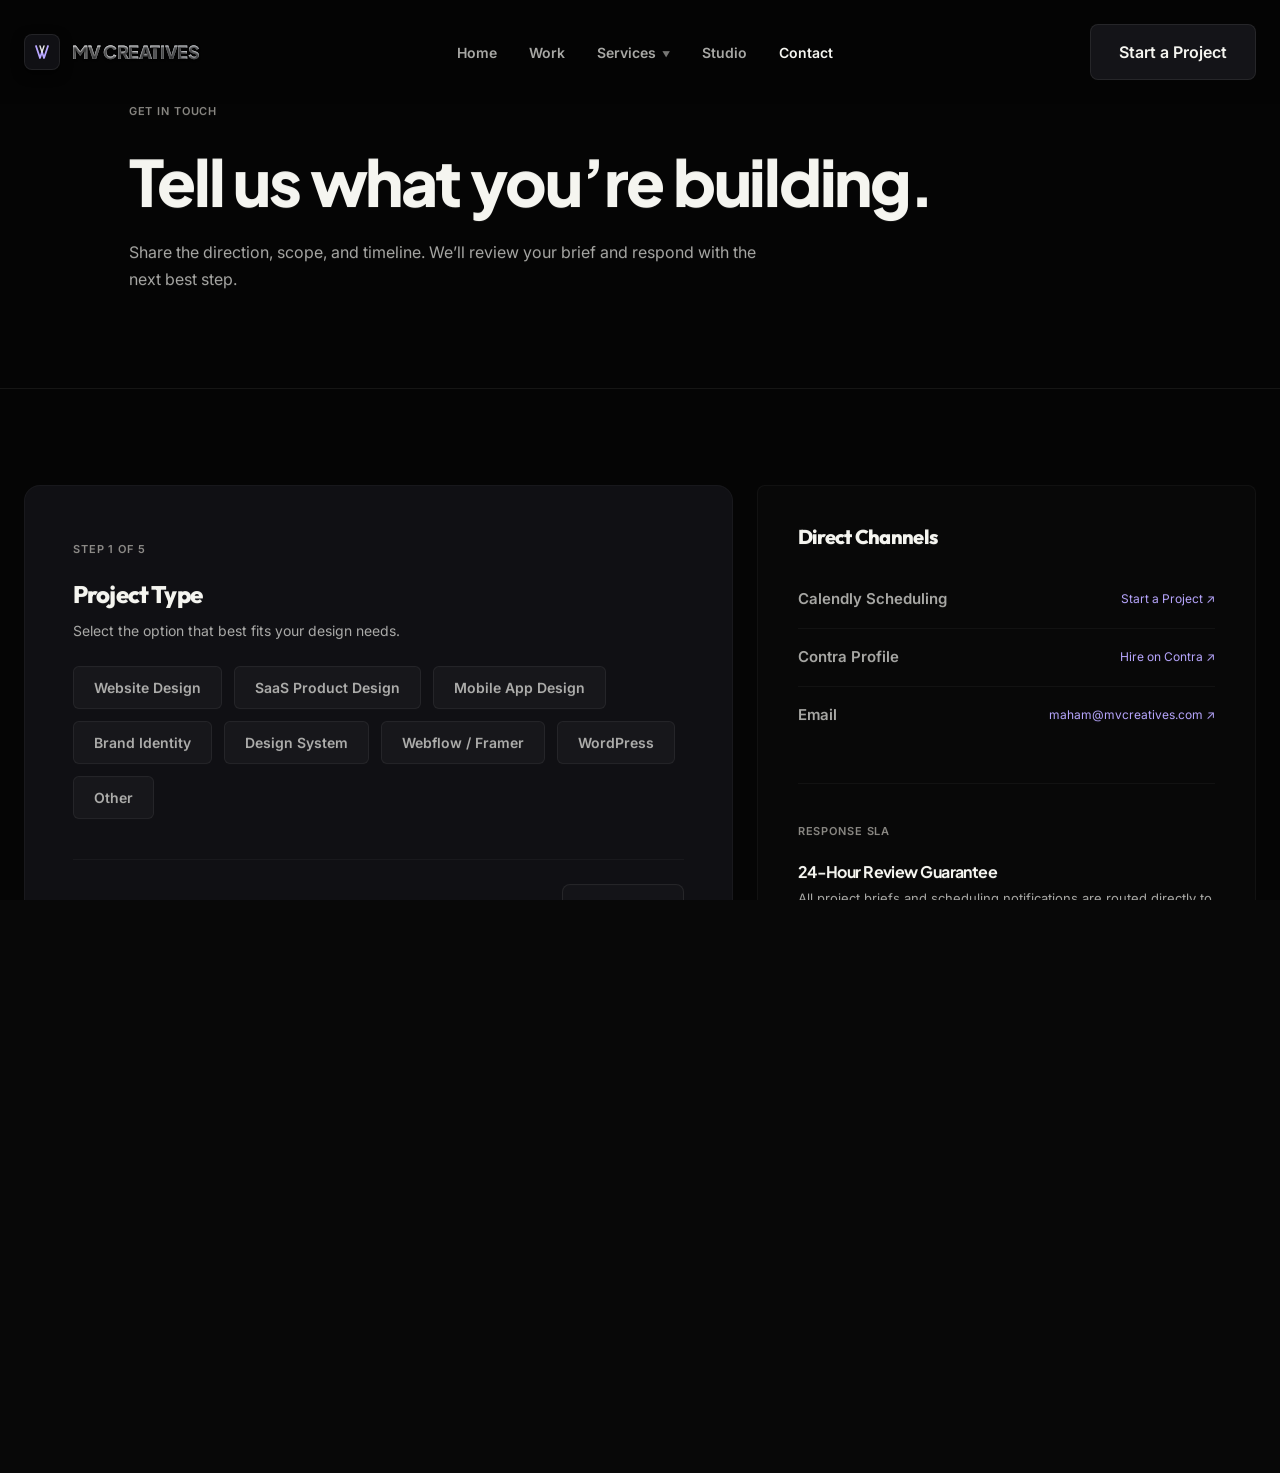
<file: contact.html>
<!DOCTYPE html>
<html lang="en">
<head>
  <meta charset="UTF-8">
  <meta name="viewport" content="width=device-width, initial-scale=1.0">
  <title>Contact — MV Creatives | Start a Project Brief</title>
  <meta name="description" content="Initiate a project brief or start a project directly with MV Creatives creative lead. Responses within 24 hours.">
  
  <!-- Font preconnect & loading -->
  <link rel="preconnect" href="https://fonts.googleapis.com">
  <link rel="preconnect" href="https://fonts.gstatic.com" crossorigin>
  <link href="https://fonts.googleapis.com/css2?family=Inter:wght@400;600;700&family=JetBrains+Mono&family=Plus+Jakarta+Sans:wght@600;700;800&family=Outfit:wght@400;600;800&display=swap" rel="stylesheet">

    <!-- Favicon Monogram -->
  <link rel="icon" type="image/svg+xml" href="data:image/svg+xml,<svg xmlns=%22http://www.w3.org/2000/svg%22 viewBox=%220 0 100 100%22><path d=%22M20 20 L40 80 L50 50 L60 80 L80 20%22 fill=%22none%22 stroke=%22%23B8A7FF%22 stroke-width=%2210%22 stroke-linecap=%22round%22 stroke-linejoin=%22round%22/><path d=%22M40 20 L50 50 L60 20%22 fill=%22none%22 stroke=%22white%22 stroke-width=%228%22 stroke-linecap=%22round%22 stroke-linejoin=%22round%22/></svg>">
  <link rel="stylesheet" href="./index.css">
  <style>
    /* Specific Brief Builder styles for contact page */
    .contact-layout-grid {
      display: grid;
      grid-template-columns: repeat(12, 1fr);
      gap: 48px 24px;
      align-items: flex-start;
    }
    
    @media (max-width: 1023px) {
      .contact-layout-grid {
        grid-template-columns: 1fr;
        gap: 32px;
      }
    }

    .brief-builder-container {
      background-color: var(--bg-card);
      border: 1px solid var(--border-light);
      border-radius: var(--radius-lg);
      padding: 48px;
      width: 100%;
    }
    
    @media (max-width: 767px) {
      .brief-builder-container {
        padding: 24px;
      }
    }

    .brief-step {
      display: none;
      opacity: 0;
      transform: translateY(18px);
      transition: opacity 350ms ease, transform 350ms ease;
    }
    .brief-step.active {
      display: block;
      opacity: 1;
      transform: translateY(0);
    }

    .brief-step h2 {
      font-family: 'Outfit', var(--font-display);
      font-size: 24px;
      margin-bottom: 12px;
      color: var(--text-primary);
    }
    .brief-step p {
      font-size: 14px;
      color: var(--text-secondary);
      margin-bottom: 24px;
    }

    .builder-navigation {
      display: flex;
      justify-content: space-between;
      align-items: center;
      margin-top: 40px;
      border-top: 1px solid var(--border-light);
      padding-top: 24px;
    }

    .chip-group {
      display: flex;
      flex-wrap: wrap;
      gap: 12px;
      margin-top: 16px;
    }
    .chip-btn {
      background: rgba(255, 255, 255, 0.03);
      border: 1px solid rgba(255, 255, 255, 0.06);
      border-radius: 6px;
      padding: 12px 20px;
      font-family: var(--font-body);
      font-size: 14px;
      color: var(--text-secondary);
      cursor: pointer;
      transition: all 0.3s ease;
    }
    .chip-btn:hover {
      border-color: rgba(255, 255, 255, 0.2);
      color: var(--text-primary);
    }
    .chip-btn.active {
      border-color: var(--accent-primary);
      background: rgba(79, 70, 229, 0.08);
      color: #fff;
      box-shadow: 0 0 15px rgba(79, 70, 229, 0.2);
    }

    .form-input-group {
      display: flex;
      flex-direction: column;
      gap: 20px;
      margin-top: 16px;
    }
    .form-input-field {
      background: rgba(255, 255, 255, 0.03);
      border: 1px solid rgba(255, 255, 255, 0.06);
      border-radius: 6px;
      padding: 14px 18px;
      font-family: var(--font-body);
      font-size: 15px;
      color: var(--text-primary);
      width: 100%;
      outline: none;
      transition: all 0.3s ease;
      box-sizing: border-box;
    }
    .form-input-field:focus {
      border-color: var(--accent-primary);
      background: rgba(255, 255, 255, 0.05);
      box-shadow: 0 0 15px rgba(79, 70, 229, 0.1);
    }
    .text-area-brief {
      min-height: 120px;
      resize: vertical;
    }

    .direct-channels-box {
      background-color: var(--bg-secondary);
      border: 1px solid var(--border-light);
      border-radius: var(--radius-sm);
      padding: 40px;
    }
    .direct-channels-box h2 {
      font-family: 'Outfit', var(--font-display);
      font-size: 20px;
      margin-bottom: 24px;
    }
    .channel-link {
      display: flex;
      align-items: center;
      justify-content: space-between;
      padding: 16px 0;
      border-bottom: 1px solid var(--border-light);
      color: var(--text-secondary);
      transition: color var(--transition-fast);
      text-decoration: none;
    }
    .channel-link:last-of-type {
      border-bottom: none;
    }
    .channel-link:hover {
      color: var(--text-primary);
    }
    .channel-link span.name {
      font-weight: 600;
      font-size: 15px;
    }
    .channel-link span.action {
      font-family: var(--font-mono);
      font-size: 12px;
      color: var(--accent-primary);
    }
  </style>
</head>
<body class="theme-dark">

  <!-- Premium Page Loader -->
  <div id="page-loader" class="page-loader">
    <div class="loader-content">
      <!-- MV Logo SVG Symbol -->
      <svg class="loader-logo" xmlns="http://www.w3.org/2000/svg" viewBox="0 0 100 100" width="80" height="80">
        <path d="M20 20 L40 80 L50 50 L60 80 L80 20" fill="none" stroke="var(--accent-primary)" stroke-width="6" stroke-linecap="round" stroke-linejoin="round" class="logo-path" />
        <path d="M40 20 L50 50 L60 20" fill="none" stroke="rgba(255,255,255,0.9)" stroke-width="4" stroke-linecap="round" stroke-linejoin="round" class="logo-path-inner" />
      </svg>
      <div class="loader-wordmark">MV CREATIVES</div>
      <div class="loader-line-container">
        <div class="loader-line"></div>
      </div>
    </div>
  </div>

  <!-- Global Navigation Header -->
  <header class="site-header scrolled" id="main-header">
    <div class="container header-container">
      <a href="./index.html" class="logotype" id="nav-logo" style="display: flex; align-items: center; gap: 12px; text-decoration: none;">
        <div style="background: #101014; border: 1px solid rgba(255, 255, 255, 0.08); border-radius: var(--radius-sm); width: 36px; height: 36px; display: flex; align-items: center; justify-content: center; box-shadow: 0 4px 12px rgba(0,0,0,0.5);">
          <svg xmlns="http://www.w3.org/2000/svg" viewBox="0 0 100 100" width="20" height="20" style="display: block;">
            <path d="M20 20 L40 80 L50 50 L60 80 L80 20" fill="none" stroke="var(--accent-primary)" stroke-width="9" stroke-linecap="round" stroke-linejoin="round" />
            <path d="M40 20 L50 50 L60 20" fill="none" stroke="rgba(255,255,255,0.9)" stroke-width="7" stroke-linecap="round" stroke-linejoin="round" />
          </svg>
        </div>
        <span style="font-family: var(--font-display); font-weight: 800; font-size: 18px; letter-spacing: -0.02em; background: linear-gradient(135deg, #FFF 0%, #D1D5DB 100%); -webkit-background-clip: text; -webkit-text-fill-color: transparent;">MV CREATIVES</span>
      </a>
      
      <nav class="site-nav" id="desktop-nav" aria-label="Main navigation menu">
        <ul>
          <li><a href="./index.html" id="nav-home">Home</a></li>
          <li><a href="./work.html" id="nav-work">Work</a></li>
          <li class="has-megamenu">
            <a href="./services.html" id="nav-services">Services <span class="nav-arrow">▼</span></a>
            <div class="megamenu-panel">
              <div class="megamenu-grid">
                <!-- Column 1: Design -->
                <div class="megamenu-col">
                  <span class="megamenu-heading">Design</span>
                  <ul class="megamenu-links">
                    <li>
                      <a href="./services.html#uiux">
                        <span class="link-title">UI/UX Design</span>
                        <span class="link-desc">High-fidelity interface systems</span>
                      </a>
                    </li>
                    <li>
                      <a href="./services.html#saas">
                        <span class="link-title">SaaS Product Design</span>
                        <span class="link-desc">Polished interfaces & user flows</span>
                      </a>
                    </li>
                    <li>
                      <a href="./services.html#mobile-app">
                        <span class="link-title">Mobile App Design</span>
                        <span class="link-desc">Responsive native viewport patterns</span>
                      </a>
                    </li>
                    <li>
                      <a href="./services.html#design-systems">
                        <span class="link-title">Design Systems</span>
                        <span class="link-desc">Visual consistency & style guidelines</span>
                      </a>
                    </li>
                    <li>
                      <a href="./services.html#ux-strategy">
                        <span class="link-title">UX Strategy</span>
                        <span class="link-desc">Product requirements & mapping</span>
                      </a>
                    </li>
                  </ul>
                </div>
                <!-- Column 2: Web -->
                <div class="megamenu-col">
                  <span class="megamenu-heading">Web</span>
                  <ul class="megamenu-links">
                    <li><a href="./services.html#website-design">Website Design</a></li>
                    <li><a href="./services.html#landing-pages">Landing Pages</a></li>
                    <li><a href="./services.html#webflow">Webflow Development</a></li>
                    <li><a href="./services.html#framer">Framer Development</a></li>
                    <li><a href="./services.html#wordpress">WordPress Development</a></li>
                  </ul>
                </div>
                <!-- Column 3: Product -->
                <div class="megamenu-col">
                  <span class="megamenu-heading">Product</span>
                  <ul class="megamenu-links">
                    <li><a href="./services.html#discovery">Product Discovery</a></li>
                    <li><a href="./services.html#architecture">Information Architecture</a></li>
                    <li><a href="./services.html#research">User Research</a></li>
                    <li><a href="./services.html#prototypes">Prototyping</a></li>
                    <li><a href="./services.html#audits">Product Audits</a></li>
                  </ul>
                </div>
                <!-- Column 4: Brand -->
                <div class="megamenu-col">
                  <span class="megamenu-heading">Brand</span>
                  <ul class="megamenu-links">
                    <li><a href="./services.html#branding">Brand Identity</a></li>
                    <li><a href="./services.html#visual-systems">Visual Systems</a></li>
                    <li><a href="./services.html#marketing-assets">Marketing Assets</a></li>
                    <li><a href="./services.html#creative-direction">Creative Direction</a></li>
                  </ul>
                </div>
                <!-- Featured Card -->
                <div class="megamenu-featured">
                  <div class="featured-card">
                    <div class="featured-img-container">
                      <img src="./screenshot_bloomix.webp" alt="Bloomix Flagship Mockup" />
                    </div>
                    <div class="featured-card-content">
                      <span class="featured-tag">Flagship Project</span>
                      <h4 class="featured-title">Bloomix</h4>
                      <span class="featured-subtitle">Multi-Product Ecosystem</span>
                      <p class="featured-desc">Unified product hub connecting multiple enterprise platforms through a shared design system.</p>
                      <a href="./case-study-bloomix.html" class="featured-btn">View Case Study →</a>
                    </div>
                  </div>
                </div>
              </div>
            </div>
          </li>
          <li><a href="./studio.html" id="nav-studio">Studio</a></li>
          <li><a href="./contact.html" class="active" id="nav-contact">Contact</a></li>
        </ul>
      </nav>
      
      <div class="header-cta">
        <a href="./contact.html" class="btn-primary" id="header-cta-btn">Start a Project</a>
      </div>
      
      <button class="mobile-nav-toggle" aria-label="Toggle main navigation menu" aria-expanded="false" aria-controls="mobile-menu-drawer" id="nav-toggle-btn">
        <svg xmlns="http://www.w3.org/2000/svg" width="24" height="24" fill="currentColor" viewBox="0 0 24 24" aria-hidden="true">
          <path d="M3 18h18v-2H3v2zm0-5h18v-2H3v2zm0-7v2h18V6H3z"/>
        </svg>
      </button>
    </div>
  </header>

  <!-- Mobile Drawer Menu -->
  <div class="mobile-drawer" id="mobile-menu-drawer" aria-label="Mobile navigation panel">
    <div style="position: absolute; top: 30px; left: 24px; display: flex; align-items: center; gap: 12px;">
      <div style="background: #101014; border: 1px solid rgba(255, 255, 255, 0.08); border-radius: var(--radius-sm); width: 36px; height: 36px; display: flex; align-items: center; justify-content: center; box-shadow: 0 4px 12px rgba(0,0,0,0.5);">
        <svg xmlns="http://www.w3.org/2000/svg" viewBox="0 0 100 100" width="20" height="20" style="display: block;">
          <path d="M20 20 L40 80 L50 50 L60 80 L80 20" fill="none" stroke="var(--accent-primary)" stroke-width="9" stroke-linecap="round" stroke-linejoin="round" />
          <path d="M40 20 L50 50 L60 20" fill="none" stroke="rgba(255,255,255,0.9)" stroke-width="7" stroke-linecap="round" stroke-linejoin="round" />
        </svg>
      </div>
      <span style="font-family: var(--font-display); font-weight: 800; font-size: 18px; letter-spacing: -0.02em; color: var(--text-primary);">MV CREATIVES</span>
    </div>
    <ul>
      <li><a href="./index.html" id="mob-nav-home">Home</a></li>
      <li><a href="./work.html" id="mob-nav-work">Work</a></li>
      <li class="mob-has-accordion">
        <a href="javascript:void(0);" id="mob-nav-services" class="accordion-trigger">Services <span class="mob-arrow">▼</span></a>
        <div class="mob-accordion-panel">
          <a href="./services.html#uiux">UI/UX Design</a>
          <a href="./services.html#saas">SaaS Product Design</a>
          <a href="./services.html#mobile-app">Mobile App Design</a>
          <a href="./services.html#website-design">Website Design</a>
          <a href="./services.html#webflow">Webflow Development</a>
          <a href="./services.html#design-systems">Design Systems</a>
          <a href="./services.html#branding">Brand Identity</a>
        </div>
      </li>
      <li><a href="./studio.html" id="mob-nav-studio">Studio</a></li>
      <li><a href="./contact.html" class="active" id="mob-nav-contact">Contact</a></li>
    </ul>
    <a href="./contact.html" class="btn-primary" style="text-align: center;" id="mob-cta-btn">Start a Project</a>
  </div>

  <main>

    <!-- Section 01: Hero -->
    <section class="section-padding theme-dark reveal-section" style="min-height: 40vh; display: flex; align-items: center; border-bottom: 1px solid var(--border-dark); background-color: var(--bg-primary);" id="contact-hero">
      <div class="container grid-12" style="align-items: center; width: 100%;">
        <div style="grid-column: 2 / span 9;">
          <span class="eyebrow-label">Get In Touch</span>
          <h1 class="display-text" style="margin-top: 16px; margin-bottom: 24px; color: var(--text-primary); font-family: var(--font-display); font-size: clamp(36px, 5vw, 64px); ">
            Tell us what you’re building.
          </h1>
          <p class="body-large" style="color: var(--text-secondary); max-width: 650px;">
            Share the direction, scope, and timeline. We’ll review your brief and respond with the next best step.
          </p>
        </div>
      </div>
    </section>

    <!-- Section 02: Brief Builder and Direct Channels -->
    <section class="section-padding reveal-section" style="background-color: var(--bg-primary);">
      <div class="container">
        
        <div class="contact-layout-grid">
          
          <!-- Column 1: Multi-Step Brief Builder -->
          <div style="grid-column: 1 / span 7; width: 100%;">
            
            <div class="brief-builder-container" id="brief-builder">
              
              <!-- Step 1: Project Type -->
              <div class="brief-step active" data-step="1">
                <span class="eyebrow-label">Step 1 of 5</span>
                <h2 style="margin-top: 12px;">Project Type</h2>
                <p>Select the option that best fits your design needs.</p>
                
                <div class="chip-group">
                  <button type="button" class="chip-btn chip-type" data-value="Website Design">Website Design</button>
                  <button type="button" class="chip-btn chip-type" data-value="SaaS Product Design">SaaS Product Design</button>
                  <button type="button" class="chip-btn chip-type" data-value="Mobile App Design">Mobile App Design</button>
                  <button type="button" class="chip-btn chip-type" data-value="Brand Identity">Brand Identity</button>
                  <button type="button" class="chip-btn chip-type" data-value="Design System">Design System</button>
                  <button type="button" class="chip-btn chip-type" data-value="Webflow / Framer">Webflow / Framer</button>
                  <button type="button" class="chip-btn chip-type" data-value="WordPress">WordPress</button>
                  <button type="button" class="chip-btn chip-type" data-value="Other">Other</button>
                </div>
              </div>

              <!-- Step 2: Project Stage -->
              <div class="brief-step" data-step="2">
                <span class="eyebrow-label">Step 2 of 5</span>
                <h2 style="margin-top: 12px;">Project Stage</h2>
                <p>Where are you currently at in the project cycle?</p>
                
                <div class="chip-group">
                  <button type="button" class="chip-btn chip-stage" data-value="Idea">Idea</button>
                  <button type="button" class="chip-btn chip-stage" data-value="Wireframes ready">Wireframes ready</button>
                  <button type="button" class="chip-btn chip-stage" data-value="Existing website redesign">Existing website redesign</button>
                  <button type="button" class="chip-btn chip-stage" data-value="Figma design ready">Figma design ready</button>
                  <button type="button" class="chip-btn chip-stage" data-value="Need full direction">Need full direction</button>
                  <button type="button" class="chip-btn chip-stage" data-value="Need development support">Need development support</button>
                </div>
              </div>

              <!-- Step 3: Timeline -->
              <div class="brief-step" data-step="3">
                <span class="eyebrow-label">Step 3 of 5</span>
                <h2 style="margin-top: 12px;">Timeline</h2>
                <p>When does this project need to launch or be completed?</p>
                
                <div class="chip-group">
                  <button type="button" class="chip-btn chip-timeline" data-value="Urgent">Urgent</button>
                  <button type="button" class="chip-btn chip-timeline" data-value="2-4 weeks">2–4 weeks</button>
                  <button type="button" class="chip-btn chip-timeline" data-value="1-2 months">1–2 months</button>
                  <button type="button" class="chip-btn chip-timeline" data-value="Flexible">Flexible</button>
                </div>
              </div>

              <!-- Step 4: Project Details -->
              <div class="brief-step" data-step="4">
                <span class="eyebrow-label">Step 4 of 5</span>
                <h2 style="margin-top: 12px;">Project Details</h2>
                <p>Provide contact info and a brief description of your goals.</p>
                
                <div class="form-input-group">
                  <input type="text" id="builder-name" class="form-input-field" placeholder="Name" required>
                  <input type="email" id="builder-email" class="form-input-field" placeholder="Email Address" required>
                  <input type="text" id="builder-company" class="form-input-field" placeholder="Company Name">
                  <textarea id="builder-message" class="form-input-field text-area-brief" placeholder="Message / Project goals description..."></textarea>
                </div>
              </div>

              <!-- Step 5: Next Step -->
              <div class="brief-step" data-step="5">
                <span class="eyebrow-label">Step 5 of 5</span>
                <h2 style="margin-top: 12px;">Proposed Action</h2>
                <p>Your project details have been compiled. Select your preferred next step to proceed.</p>
                
                <div style="background-color: var(--bg-secondary); border: 1px solid var(--border-light); padding: 24px; border-radius: 6px; font-family: var(--font-mono); font-size: 13px; margin-bottom: 32px;">
                  <span style="color: var(--accent-primary); font-weight: 700;">PROJECT BRIEF COMPILED</span>
                  <p style="margin: 12px 0 0 0; font-size: 12px; color: var(--text-secondary); line-height: 1.5;">
                    Your details are structured. We will load these into our discussion.
                  </p>
                </div>

                <div style="display: flex; gap: 16px; flex-wrap: wrap;">
                  <button type="button" class="btn btn-primary" id="builder-book-btn">Start a Project</button>
                  <a href="https://contra.com/maham_vohra_?referralExperimentNid=DEFAULT_REFERRAL_PROGRAM&referrerUsername=maham_vohra_" target="_blank" class="btn btn-secondary" style="border: 1px solid rgba(255,255,255,0.1); padding: 14px 28px; border-radius: 6px; text-decoration: none; display: inline-flex; align-items: center; justify-content: center;">Hire via Contra →</a>
                </div>
              </div>

              <!-- Form Navigation Buttons -->
              <div class="builder-navigation">
                <button type="button" class="btn-secondary" id="builder-prev-btn" style="display: none;">Back</button>
                <div style="flex-grow: 1;"></div>
                <button type="button" class="btn-primary" id="builder-next-btn">Next Step</button>
              </div>

            </div>

          </div>

          <!-- Column 2: Direct Channels -->
          <div style="grid-column: 8 / span 5; width: 100%;">
            
            <div class="direct-channels-box">
              <h2>Direct Channels</h2>
              
              <a href="https://calendly.com/mahamvohracontra/30min" target="_blank" class="channel-link">
                <span class="name">Calendly Scheduling</span>
                <span class="action">Start a Project ↗</span>
              </a>
              
              <a href="https://contra.com/maham_vohra_?referralExperimentNid=DEFAULT_REFERRAL_PROGRAM&referrerUsername=maham_vohra_" target="_blank" class="channel-link">
                <span class="name">Contra Profile</span>
                <span class="action">Hire on Contra ↗</span>
              </a>

              <a href="mailto:maham@mvcreatives.com" class="channel-link">
                <span class="name">Email</span>
                <span class="action">maham@mvcreatives.com ↗</span>
              </a>

              <div style="margin-top: 40px; border-top: 1px solid var(--border-light); padding-top: 32px;">
                <span class="eyebrow-label">Response SLA</span>
                <h3 style="font-size: 16px; margin: 12px 0 8px 0; font-weight: 700;">24-Hour Review Guarantee</h3>
                <p style="font-size: 13px; color: var(--text-secondary); line-height: 1.5;">
                  All project briefs and scheduling notifications are routed directly to creative leads. We review and respond within 24 business hours.
                </p>
              </div>
            </div>

          </div>

        </div>

      </div>
    </section>

  </main>

  <!-- Stable Unified Footer -->
  <footer class="final-footer" style="background-color: #050505; position: relative; z-index: 10; border-top: 1px solid rgba(255, 255, 255, 0.08);">
    <div class="footer-brand">
            <div style="display: flex; align-items: center; gap: 12px; margin-bottom: 12px;">
              <div style="background: #101014; border: 1px solid rgba(255, 255, 255, 0.08); border-radius: var(--radius-sm); width: 36px; height: 36px; display: flex; align-items: center; justify-content: center; box-shadow: 0 4px 12px rgba(0,0,0,0.5);">
                <svg xmlns="http://www.w3.org/2000/svg" viewBox="0 0 100 100" width="20" height="20" style="display: block;">
                  <path d="M20 20 L40 80 L50 50 L60 80 L80 20" fill="none" stroke="var(--accent-primary)" stroke-width="9" stroke-linecap="round" stroke-linejoin="round" />
                  <path d="M40 20 L50 50 L60 20" fill="none" stroke="rgba(255,255,255,0.9)" stroke-width="7" stroke-linecap="round" stroke-linejoin="round" />
                </svg>
              </div>
              <span class="logo" style="margin: 0; font-family: var(--font-display); font-weight: 800; font-size: 18px; letter-spacing: -0.02em; color: var(--text-primary);">MV CREATIVES</span>
            </div>
            <span class="tagline">Premium UI/UX and Brand Experience design studio for digital products.</span>
          </div>
    <div class="footer-nav">
      <span class="footer-title">Navigation</span>
      <a href="./index.html">Home</a>
      <a href="./work.html">Work</a>
      <a href="./services.html">Services</a>
      <a href="./studio.html">Studio</a>
      <a href="./contact.html">Contact</a>
    </div>
    <div class="footer-links">
      <span class="footer-title">Channels</span>
      <a href="./contact.html">Start a Project</a>
      <a href="https://contra.com/maham_vohra_?referralExperimentNid=DEFAULT_REFERRAL_PROGRAM&referrerUsername=maham_vohra_" target="_blank">Hire on Contra</a>
    </div>
    <div class="footer-bottom">
      <p>© 2026 MV Creatives. All rights reserved.</p>
    </div>
  </footer>

  <script src="./index.js" defer></script>
</body>
</html>
</file>
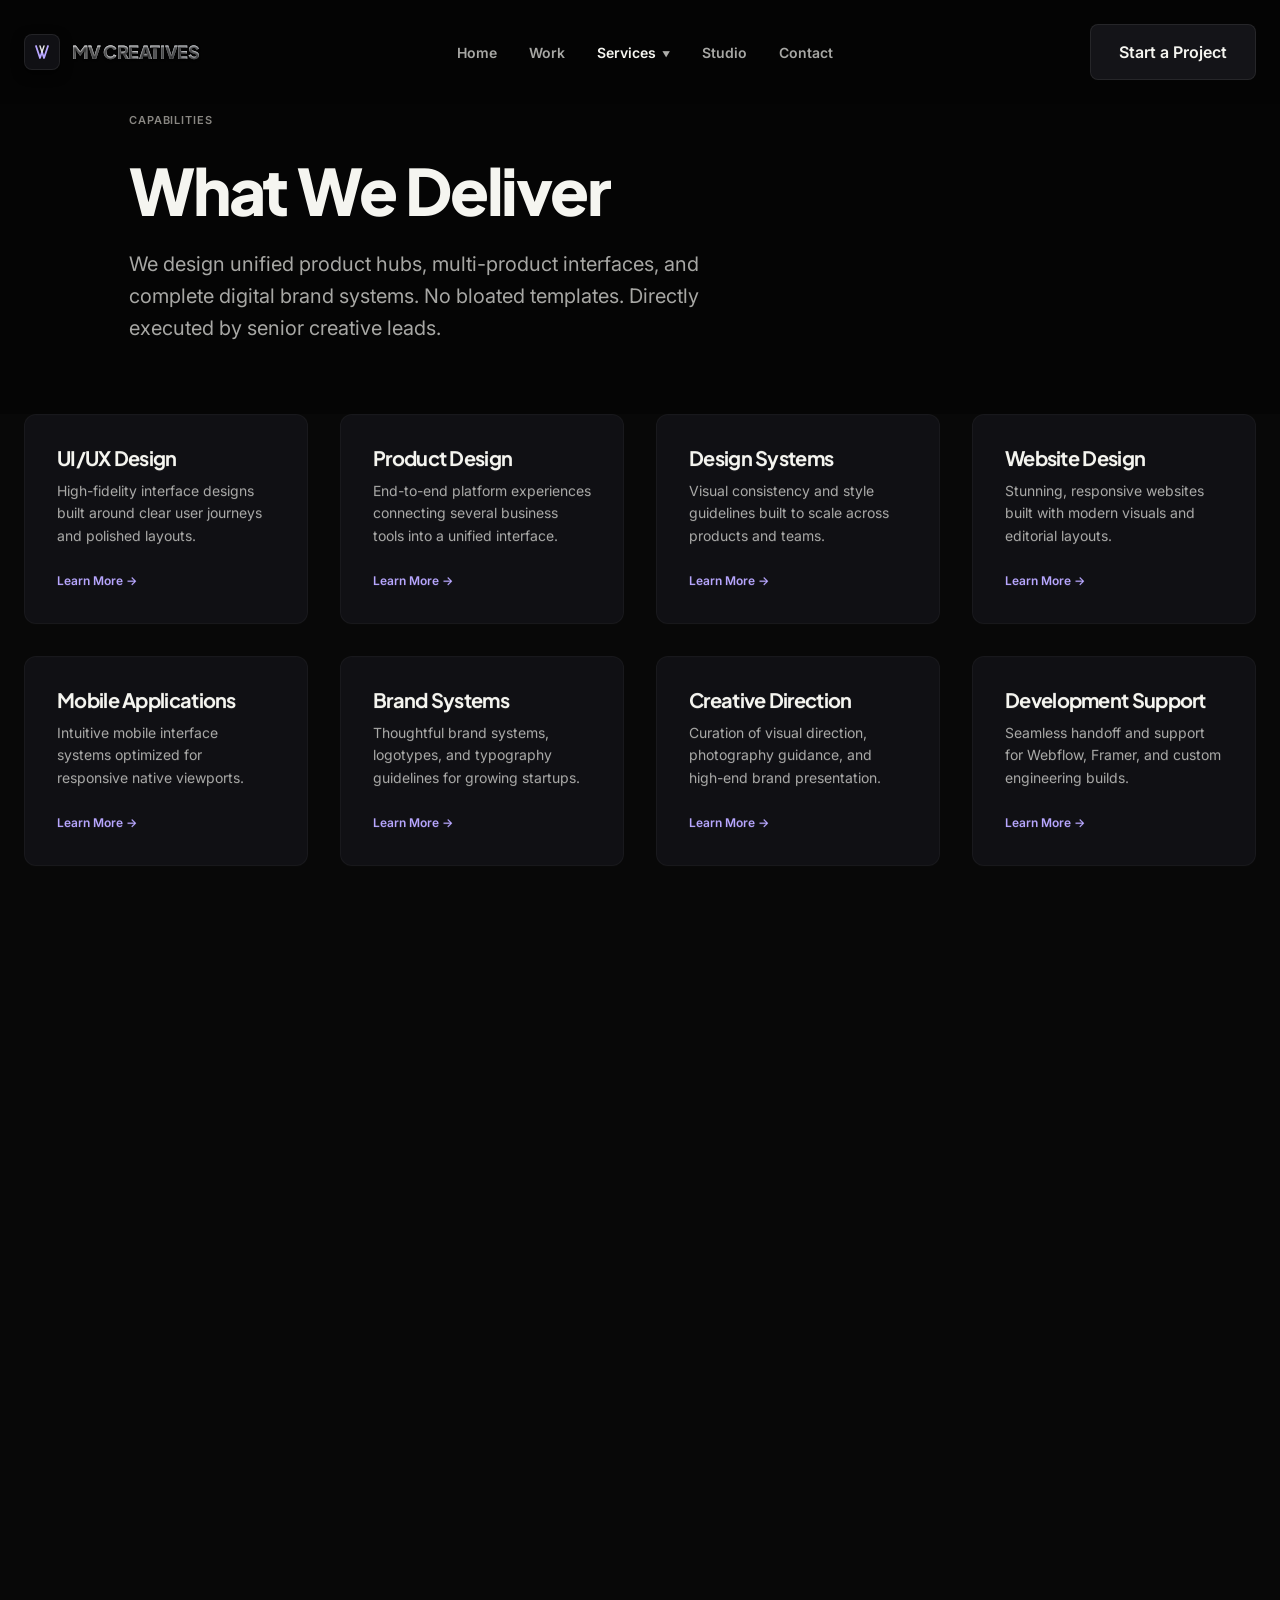
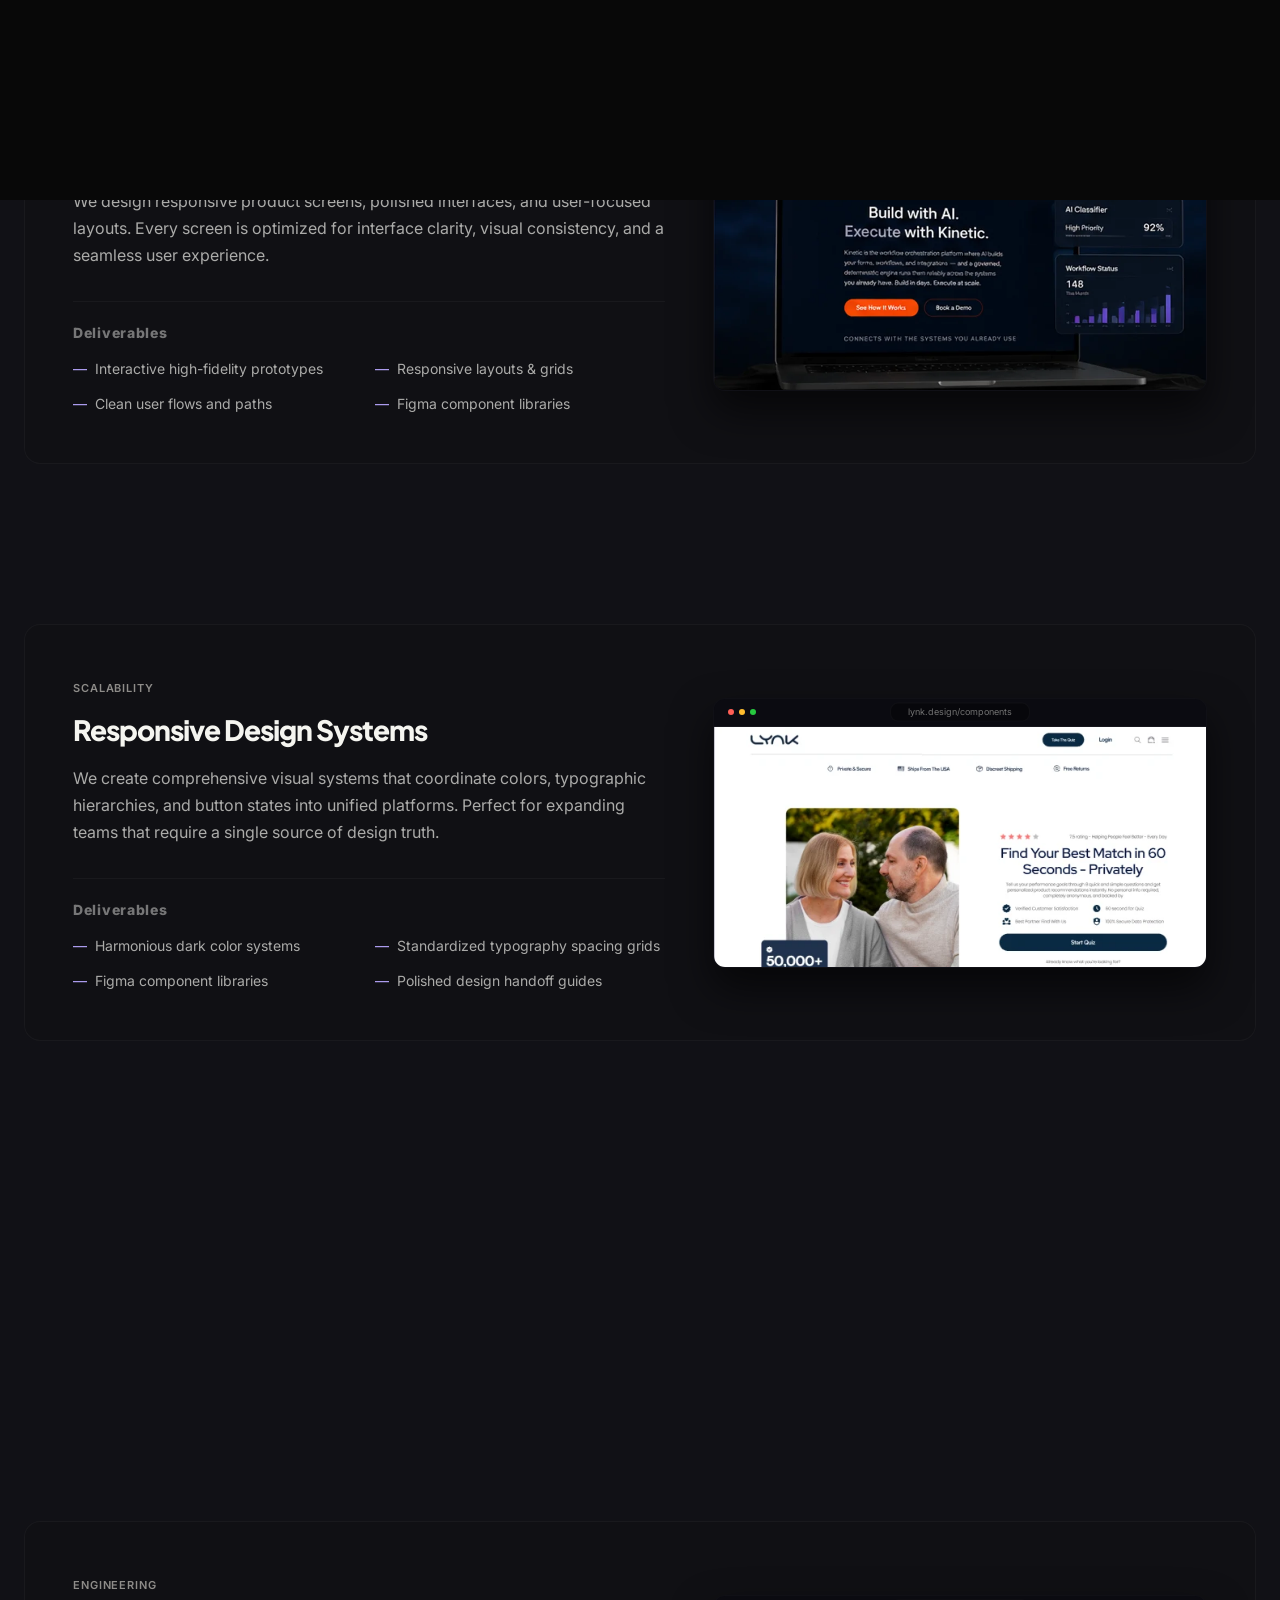
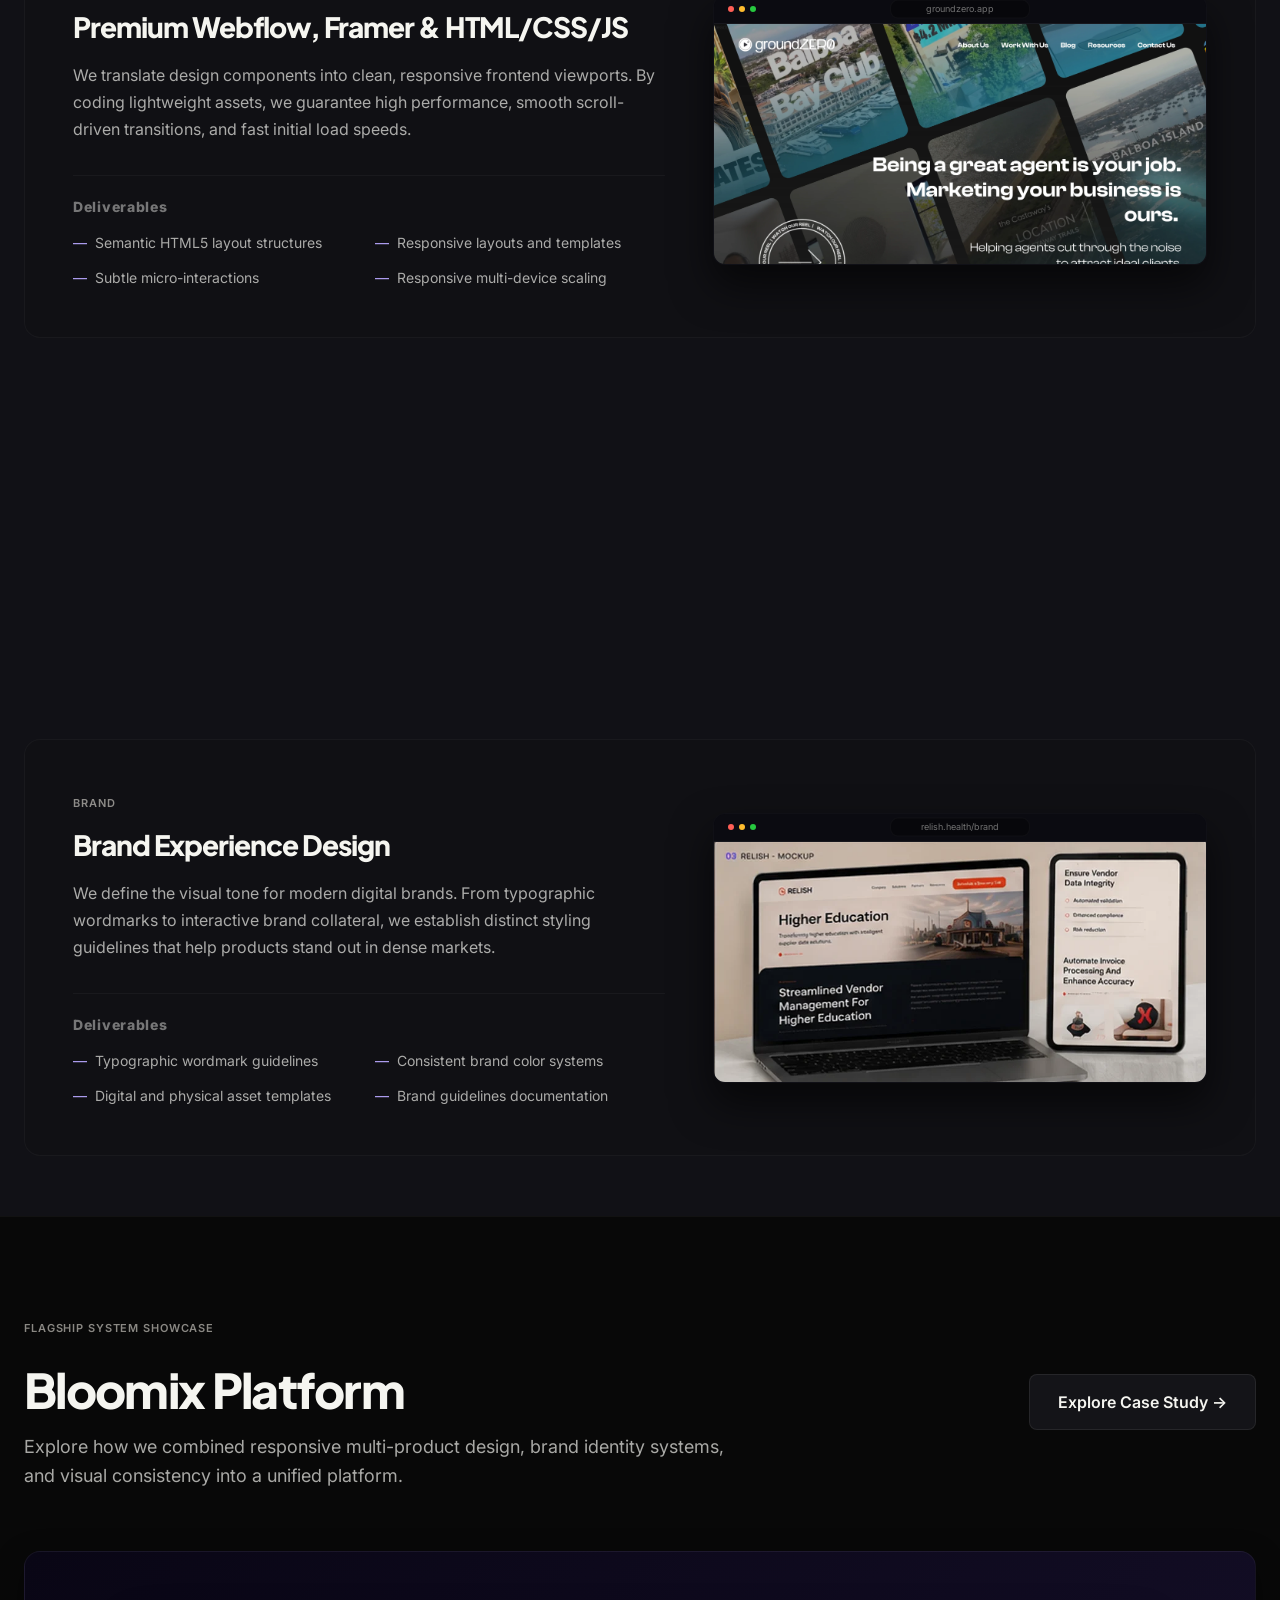
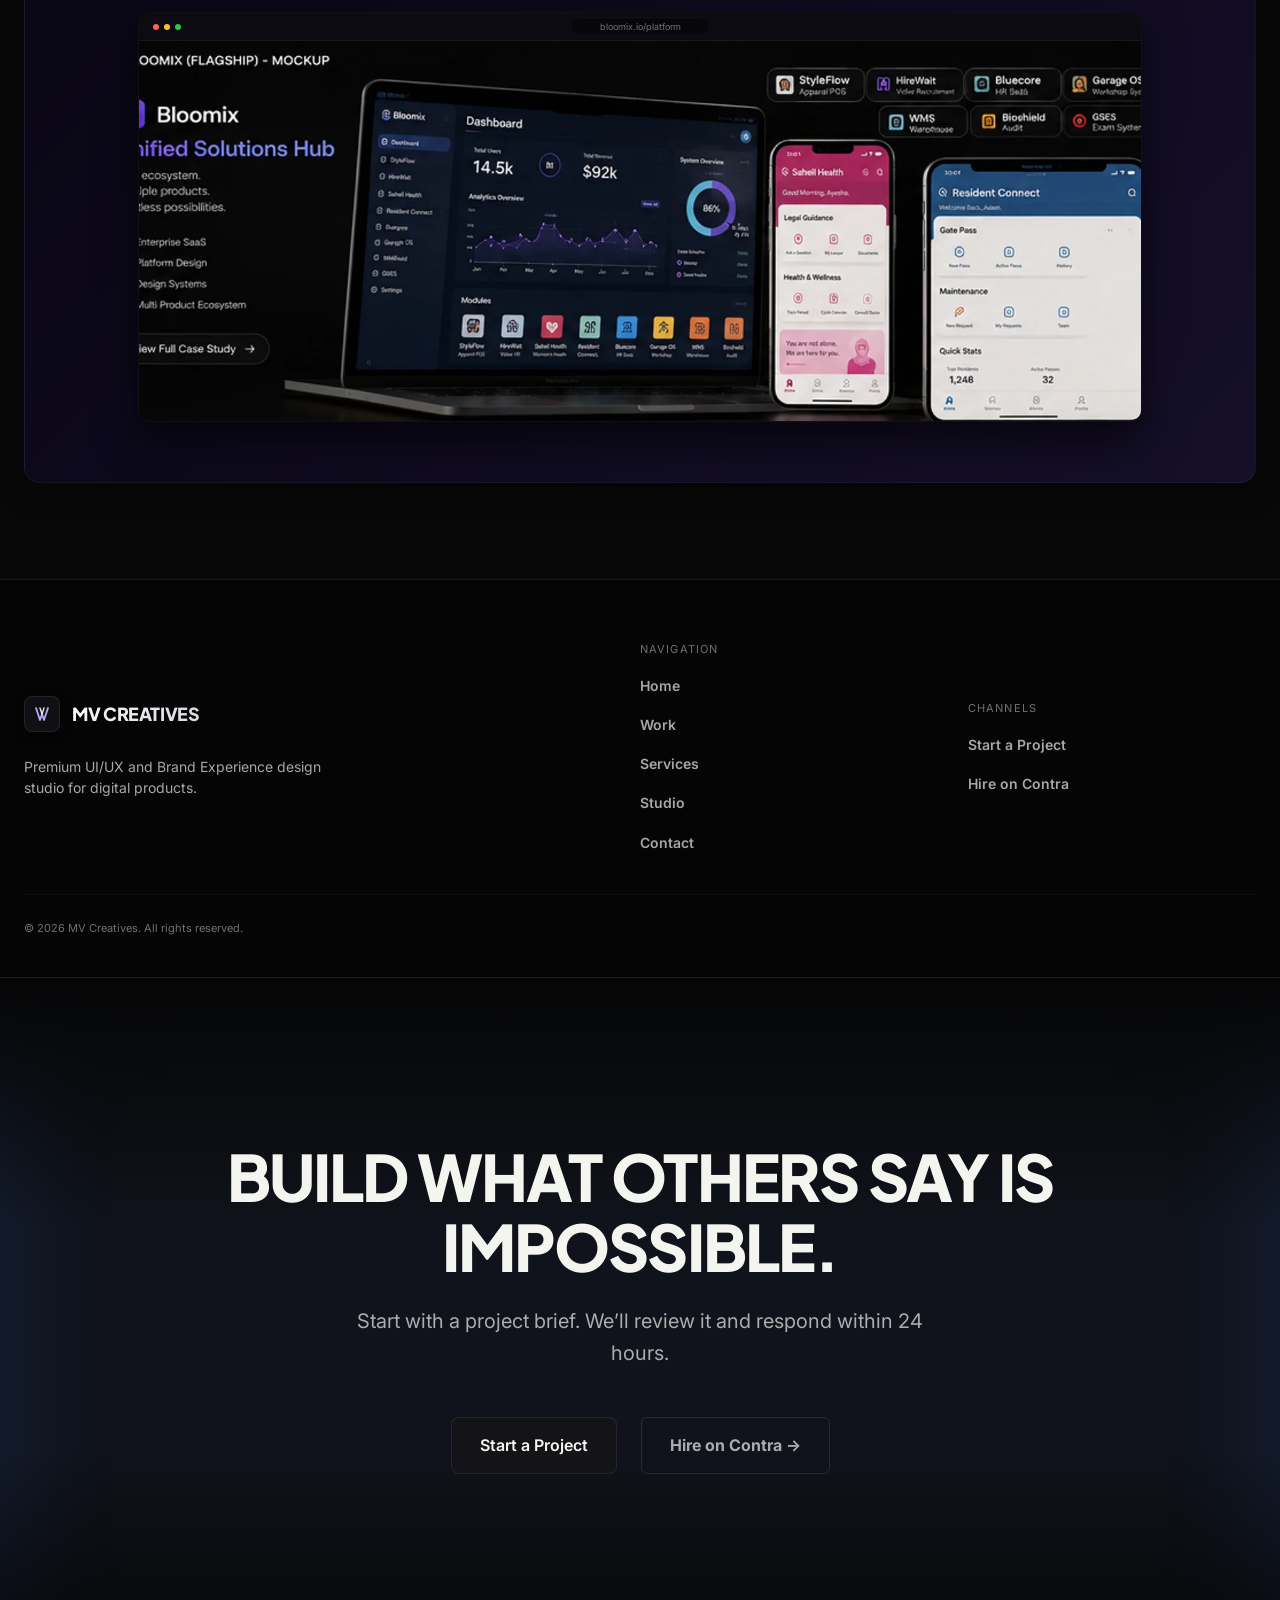
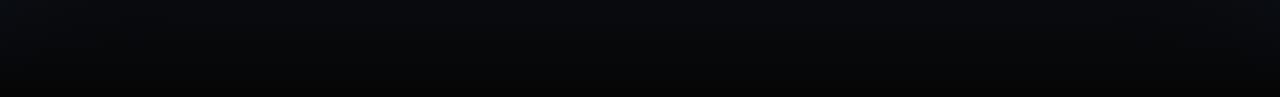
<file: services.html>
<!DOCTYPE html>
<html lang="en">
<head>
  <meta charset="UTF-8">
  <meta name="viewport" content="width=device-width, initial-scale=1.0">
  <title>Services — MV Creatives | UI/UX, SaaS & Brand Design Systems</title>
  <meta name="description" content="Premium UI/UX, SaaS product interfaces, responsive website engineering, and complete design systems for modern digital brands.">
  
  <!-- Font preconnect & loading -->
  <link rel="preconnect" href="https://fonts.googleapis.com">
  <link rel="preconnect" href="https://fonts.gstatic.com" crossorigin>
  <link href="https://fonts.googleapis.com/css2?family=Inter:wght@400;600;700&family=JetBrains+Mono&family=Plus+Jakarta+Sans:wght@600;700;800&display=swap" rel="stylesheet">

    <!-- Favicon Monogram -->
  <link rel="icon" type="image/svg+xml" href="data:image/svg+xml,<svg xmlns=%22http://www.w3.org/2000/svg%22 viewBox=%220 0 100 100%22><path d=%22M20 20 L40 80 L50 50 L60 80 L80 20%22 fill=%22none%22 stroke=%22%23B8A7FF%22 stroke-width=%2210%22 stroke-linecap=%22round%22 stroke-linejoin=%22round%22/><path d=%22M40 20 L50 50 L60 20%22 fill=%22none%22 stroke=%22white%22 stroke-width=%228%22 stroke-linecap=%22round%22 stroke-linejoin=%22round%22/></svg>">
  <link rel="stylesheet" href="./index.css">
  <style>
    /* Specific Services Page Styles */
    .services-hero {
      padding-top: 105px;
      padding-bottom: 30px;
      background-color: var(--bg-primary);
      border-bottom: none;
    }
    .service-visual-proof {
      width: 100%;
    }
    @media (max-width: 1023px) {
      .service-card {
        grid-template-columns: 1fr !important;
        gap: 32px !important;
        padding: 32px !important;
      }
      .service-visual-proof {
        order: 2;
      }
    }
    
    .service-card {
      background-color: var(--bg-card);
      border: 1px solid var(--border-light);
      border-radius: var(--radius-lg);
      padding: 48px;
      transition: border-color var(--transition-fast), transform var(--transition-default), box-shadow var(--transition-default);
    }
    
    .service-card:hover {
      border-color: var(--accent-primary);
      transform: translateY(-4px);
      box-shadow: 0 12px 30px rgba(0, 0, 0, 0.4);
    }
    
    .service-card h2 {
      font-size: 28px;
      margin-top: 16px;
      margin-bottom: 20px;
    }
    
    .service-num {
      font-family: var(--font-body);
      font-size: 11px;
      font-weight: 600;
      text-transform: uppercase;
      letter-spacing: 0.08em;
      color: rgba(245, 242, 234, 0.55);
    }

    .service-deliverables {
      margin-top: 32px;
      padding-top: 24px;
      border-top: 1px solid var(--border-light);
    }

    .service-deliverables h3 {
      font-size: 14px;
      font-family: var(--font-mono);
      color: var(--text-muted);
      
      letter-spacing: 0.05em;
      margin-bottom: 16px;
    }

    .deliverables-list {
      list-style: none;
      display: grid;
      grid-template-columns: 1fr 1fr;
      gap: 12px;
    }

    @media (max-width: 767px) {
      .deliverables-list {
        grid-template-columns: 1fr;
      }
    }

    .deliverables-list li {
      font-size: 14px;
      color: var(--text-secondary);
      display: flex;
      align-items: center;
      gap: 8px;
    }

    .deliverables-list li::before {
      content: '—';
      color: var(--accent-primary);
    }
  </style>
</head>
<body class="theme-dark">

  <!-- Premium Page Loader -->
  <div id="page-loader" class="page-loader">
    <div class="loader-content">
      <!-- MV Logo SVG Symbol -->
      <svg class="loader-logo" xmlns="http://www.w3.org/2000/svg" viewBox="0 0 100 100" width="80" height="80">
        <path d="M20 20 L40 80 L50 50 L60 80 L80 20" fill="none" stroke="var(--accent-primary)" stroke-width="6" stroke-linecap="round" stroke-linejoin="round" class="logo-path" />
        <path d="M40 20 L50 50 L60 20" fill="none" stroke="rgba(255,255,255,0.9)" stroke-width="4" stroke-linecap="round" stroke-linejoin="round" class="logo-path-inner" />
      </svg>
      <div class="loader-wordmark">MV CREATIVES</div>
      <div class="loader-line-container">
        <div class="loader-line"></div>
      </div>
    </div>
  </div>

  <!-- Global Navigation Header -->
  <header class="site-header scrolled" id="main-header">
    <div class="container header-container">
      <a href="./index.html" class="logotype" id="nav-logo" style="display: flex; align-items: center; gap: 12px; text-decoration: none;">
        <div style="background: #101014; border: 1px solid rgba(255, 255, 255, 0.08); border-radius: var(--radius-sm); width: 36px; height: 36px; display: flex; align-items: center; justify-content: center; box-shadow: 0 4px 12px rgba(0,0,0,0.5);">
          <svg xmlns="http://www.w3.org/2000/svg" viewBox="0 0 100 100" width="20" height="20" style="display: block;">
            <path d="M20 20 L40 80 L50 50 L60 80 L80 20" fill="none" stroke="var(--accent-primary)" stroke-width="9" stroke-linecap="round" stroke-linejoin="round" />
            <path d="M40 20 L50 50 L60 20" fill="none" stroke="rgba(255,255,255,0.9)" stroke-width="7" stroke-linecap="round" stroke-linejoin="round" />
          </svg>
        </div>
        <span style="font-family: var(--font-display); font-weight: 800; font-size: 18px; letter-spacing: -0.02em; background: linear-gradient(135deg, #FFF 0%, #D1D5DB 100%); -webkit-background-clip: text; -webkit-text-fill-color: transparent;">MV CREATIVES</span>
      </a>
      
      <nav class="site-nav" id="desktop-nav" aria-label="Main navigation menu">
        <ul>
          <li><a href="./index.html" id="nav-home">Home</a></li>
          <li><a href="./work.html" id="nav-work">Work</a></li>
          <li class="has-megamenu">
            <a href="./services.html" class="active" id="nav-services">Services <span class="nav-arrow">▼</span></a>
            <div class="megamenu-panel">
              <div class="megamenu-grid">
                <!-- Column 1: Design -->
                <div class="megamenu-col">
                  <span class="megamenu-heading">Design</span>
                  <ul class="megamenu-links">
                    <li>
                      <a href="./services.html#uiux">
                        <span class="link-title">UI/UX Design</span>
                        <span class="link-desc">High-fidelity interface systems</span>
                      </a>
                    </li>
                    <li>
                      <a href="./services.html#saas">
                        <span class="link-title">SaaS Product Design</span>
                        <span class="link-desc">Polished interfaces & user flows</span>
                      </a>
                    </li>
                    <li>
                      <a href="./services.html#mobile-app">
                        <span class="link-title">Mobile App Design</span>
                        <span class="link-desc">Responsive native viewport patterns</span>
                      </a>
                    </li>
                    <li>
                      <a href="./services.html#design-systems">
                        <span class="link-title">Design Systems</span>
                        <span class="link-desc">Visual consistency & style guidelines</span>
                      </a>
                    </li>
                    <li>
                      <a href="./services.html#ux-strategy">
                        <span class="link-title">UX Strategy</span>
                        <span class="link-desc">Product requirements & mapping</span>
                      </a>
                    </li>
                  </ul>
                </div>
                <!-- Column 2: Web -->
                <div class="megamenu-col">
                  <span class="megamenu-heading">Web</span>
                  <ul class="megamenu-links">
                    <li><a href="./services.html#website-design">Website Design</a></li>
                    <li><a href="./services.html#landing-pages">Landing Pages</a></li>
                    <li><a href="./services.html#webflow">Webflow Development</a></li>
                    <li><a href="./services.html#framer">Framer Development</a></li>
                    <li><a href="./services.html#wordpress">WordPress Development</a></li>
                  </ul>
                </div>
                <!-- Column 3: Product -->
                <div class="megamenu-col">
                  <span class="megamenu-heading">Product</span>
                  <ul class="megamenu-links">
                    <li><a href="./services.html#discovery">Product Discovery</a></li>
                    <li><a href="./services.html#architecture">Information Architecture</a></li>
                    <li><a href="./services.html#research">User Research</a></li>
                    <li><a href="./services.html#prototypes">Prototyping</a></li>
                    <li><a href="./services.html#audits">Product Audits</a></li>
                  </ul>
                </div>
                <!-- Column 4: Brand -->
                <div class="megamenu-col">
                  <span class="megamenu-heading">Brand</span>
                  <ul class="megamenu-links">
                    <li><a href="./services.html#branding">Brand Identity</a></li>
                    <li><a href="./services.html#visual-systems">Visual Systems</a></li>
                    <li><a href="./services.html#marketing-assets">Marketing Assets</a></li>
                    <li><a href="./services.html#creative-direction">Creative Direction</a></li>
                  </ul>
                </div>
                <!-- Featured Card -->
                <div class="megamenu-featured">
                  <div class="featured-card">
                    <div class="featured-img-container">
                      <img src="./screenshot_bloomix.webp" alt="Bloomix Flagship Mockup" />
                    </div>
                    <div class="featured-card-content">
                      <span class="featured-tag">Flagship Project</span>
                      <h4 class="featured-title">Bloomix</h4>
                      <span class="featured-subtitle">Multi-Product Ecosystem</span>
                      <p class="featured-desc">Unified product hub connecting multiple enterprise platforms through a shared design system.</p>
                      <a href="./case-study-bloomix.html" class="featured-btn">View Case Study →</a>
                    </div>
                  </div>
                </div>
              </div>
            </div>
          </li>
          <li><a href="./studio.html" id="nav-studio">Studio</a></li>
          <li><a href="./contact.html" id="nav-contact">Contact</a></li>
        </ul>
      </nav>
      
      <div class="header-cta">
        <a href="./contact.html" class="btn-primary" id="header-cta-btn">Start a Project</a>
      </div>
      
      <button class="mobile-nav-toggle" aria-label="Toggle main navigation menu" aria-expanded="false" aria-controls="mobile-menu-drawer" id="nav-toggle-btn">
        <svg xmlns="http://www.w3.org/2000/svg" width="24" height="24" fill="currentColor" viewBox="0 0 24 24" aria-hidden="true">
          <path d="M3 18h18v-2H3v2zm0-5h18v-2H3v2zm0-7v2h18V6H3z"/>
        </svg>
      </button>
    </div>
  </header>

  <!-- Mobile Drawer Menu -->
  <div class="mobile-drawer" id="mobile-menu-drawer" aria-label="Mobile navigation panel">
    <div style="position: absolute; top: 30px; left: 24px; display: flex; align-items: center; gap: 12px;">
      <div style="background: #101014; border: 1px solid rgba(255, 255, 255, 0.08); border-radius: var(--radius-sm); width: 36px; height: 36px; display: flex; align-items: center; justify-content: center; box-shadow: 0 4px 12px rgba(0,0,0,0.5);">
        <svg xmlns="http://www.w3.org/2000/svg" viewBox="0 0 100 100" width="20" height="20" style="display: block;">
          <path d="M20 20 L40 80 L50 50 L60 80 L80 20" fill="none" stroke="var(--accent-primary)" stroke-width="9" stroke-linecap="round" stroke-linejoin="round" />
          <path d="M40 20 L50 50 L60 20" fill="none" stroke="rgba(255,255,255,0.9)" stroke-width="7" stroke-linecap="round" stroke-linejoin="round" />
        </svg>
      </div>
      <span style="font-family: var(--font-display); font-weight: 800; font-size: 18px; letter-spacing: -0.02em; color: var(--text-primary);">MV CREATIVES</span>
    </div>
    <ul>
      <li><a href="./index.html" id="mob-nav-home">Home</a></li>
      <li><a href="./work.html" id="mob-nav-work">Work</a></li>
      <li class="mob-has-accordion">
        <a href="javascript:void(0);" id="mob-nav-services" class="accordion-trigger">Services <span class="mob-arrow">▼</span></a>
        <div class="mob-accordion-panel">
          <a href="./services.html#uiux">UI/UX Design</a>
          <a href="./services.html#saas">SaaS Product Design</a>
          <a href="./services.html#mobile-app">Mobile App Design</a>
          <a href="./services.html#website-design">Website Design</a>
          <a href="./services.html#webflow">Webflow Development</a>
          <a href="./services.html#design-systems">Design Systems</a>
          <a href="./services.html#branding">Brand Identity</a>
        </div>
      </li>
      <li><a href="./studio.html" id="mob-nav-studio">Studio</a></li>
      <li><a href="./contact.html" id="mob-nav-contact">Contact</a></li>
    </ul>
    <a href="./contact.html" class="btn-primary" style="text-align: center;" id="mob-cta-btn">Start a Project</a>
  </div>

  <main>

    <!-- Section 01: Hero -->
    <section class="services-hero reveal-section">
      <div class="container grid-12" style="align-items: center; width: 100%;">
        <div style="grid-column: 2 / span 9;" class="reveal-on-scroll">
          <span class="eyebrow-label">Capabilities</span>
          <h1 class="display-text" style="margin-top: 16px; margin-bottom: 24px; color: var(--text-primary); font-family: var(--font-display); font-size: clamp(36px, 5vw, 64px); ">
            What We Deliver
          </h1>
          <p class="body-large" style="color: var(--text-secondary); max-width: 650px; font-size: 20px; line-height: 1.6;">
            We design unified product hubs, multi-product interfaces, and complete digital brand systems. No bloated templates. Directly executed by senior creative leads.
          </p>
        </div>
      </div>
    </section>

    <!-- Section: Services Grid -->
    <section class="services-grid-section reveal-section" style="background-color: var(--bg-secondary); padding-bottom: 60px; border-bottom: 1px solid var(--border-light);">
      <div class="container">
        <div class="services-list-grid">
          
          <!-- Card 1 -->
          <a href="#uiux" class="mini-service-card">
            <div>
              <h2>UI/UX Design</h2>
              <p>High-fidelity interface designs built around clear user journeys and polished layouts.</p>
            </div>
            <span class="learn-more">Learn More &rarr;</span>
          </a>

          <!-- Card 2 -->
          <a href="#saas" class="mini-service-card">
            <div>
              <h2>Product Design</h2>
              <p>End-to-end platform experiences connecting several business tools into a unified interface.</p>
            </div>
            <span class="learn-more">Learn More &rarr;</span>
          </a>

          <!-- Card 3 -->
          <a href="#design-systems" class="mini-service-card">
            <div>
              <h2>Design Systems</h2>
              <p>Visual consistency and style guidelines built to scale across products and teams.</p>
            </div>
            <span class="learn-more">Learn More &rarr;</span>
          </a>

          <!-- Card 4 -->
          <a href="#website-design" class="mini-service-card">
            <div>
              <h2>Website Design</h2>
              <p>Stunning, responsive websites built with modern visuals and editorial layouts.</p>
            </div>
            <span class="learn-more">Learn More &rarr;</span>
          </a>

          <!-- Card 5 -->
          <a href="#mobile-app" class="mini-service-card">
            <div>
              <h2>Mobile Applications</h2>
              <p>Intuitive mobile interface systems optimized for responsive native viewports.</p>
            </div>
            <span class="learn-more">Learn More &rarr;</span>
          </a>

          <!-- Card 6 -->
          <a href="#branding" class="mini-service-card">
            <div>
              <h2>Brand Systems</h2>
              <p>Thoughtful brand systems, logotypes, and typography guidelines for growing startups.</p>
            </div>
            <span class="learn-more">Learn More &rarr;</span>
          </a>

          <!-- Card 7 -->
          <a href="#creative-direction" class="mini-service-card">
            <div>
              <h2>Creative Direction</h2>
              <p>Curation of visual direction, photography guidance, and high-end brand presentation.</p>
            </div>
            <span class="learn-more">Learn More &rarr;</span>
          </a>

          <!-- Card 8 -->
          <a href="#landing-pages" class="mini-service-card">
            <div>
              <h2>Development Support</h2>
              <p>Seamless handoff and support for Webflow, Framer, and custom engineering builds.</p>
            </div>
            <span class="learn-more">Learn More &rarr;</span>
          </a>

        </div>
      </div>
    </section>

    <!-- Section 02: Services Cards Grid -->
    <section class="reveal-section" style="background-color: #111116; padding-top: 0; padding-bottom: 60px;">
      <div class="container">
        
        <div style="display: flex; flex-direction: column; gap: 80px;">
          
          <!-- Card 1: UI/UX & Digital Product Design -->
          <div id="uiux" style="scroll-margin-top: 100px;"></div>
          <div id="saas" style="scroll-margin-top: 100px;"></div>
          <div id="mobile-app" style="scroll-margin-top: 100px;"></div>
          <div id="ux-strategy" style="scroll-margin-top: 100px;"></div>
          <div id="discovery" style="scroll-margin-top: 100px;"></div>
          <div id="architecture" style="scroll-margin-top: 100px;"></div>
          <div id="research" style="scroll-margin-top: 100px;"></div>
          <div id="prototypes" style="scroll-margin-top: 100px;"></div>
          <div id="audits" style="scroll-margin-top: 100px;"></div>
          <div class="service-card reveal-card" style="display: grid; grid-template-columns: 1.2fr 1fr; gap: 48px; align-items: center;">
            <div>
              <span class="service-num">Product</span>
              <h2>UI/UX & SaaS Product Design</h2>
              <p style="font-size: 16px; color: var(--text-secondary); line-height: 1.7; max-width: 800px;">
                We design responsive product screens, polished interfaces, and user-focused layouts. Every screen is optimized for interface clarity, visual consistency, and a seamless user experience.
              </p>
              
              <div class="service-deliverables">
                <h3>Deliverables</h3>
                <ul class="deliverables-list">
                  <li>Interactive high-fidelity prototypes</li>
                  <li>Responsive layouts & grids</li>
                  <li>Clean user flows and paths</li>
                  <li>Figma component libraries</li>
                </ul>
              </div>
            </div>
            <div class="service-visual-proof">
              <div class="browser-frame" style="width: 100%;">
                <div class="browser-header">
                  <div class="browser-dots"><span class="dot"></span><span class="dot"></span><span class="dot"></span></div>
                  <div class="browser-address">kinetic.io/dashboard</div>
                </div>
                <div class="browser-content" style="height: 240px; overflow: hidden; position: relative;">
                  <img src="./screenshot_kinetic_data.webp" alt="SaaS Interface Preview" loading="lazy" style="width: 100%; height: 100%; object-fit: cover; object-position: top; transition: transform 0.6s cubic-bezier(0.16, 1, 0.3, 1);" class="zoom-effect">
                </div>
              </div>
            </div>
          </div>

          <!-- Card 2: Design Systems -->
          <div id="design-systems" style="scroll-margin-top: 100px;"></div>
          <div class="service-card reveal-card" style="display: grid; grid-template-columns: 1.2fr 1fr; gap: 48px; align-items: center;">
            <div>
              <span class="service-num">Scalability</span>
              <h2>Responsive Design Systems</h2>
              <p style="font-size: 16px; color: var(--text-secondary); line-height: 1.7; max-width: 800px;">
                We create comprehensive visual systems that coordinate colors, typographic hierarchies, and button states into unified platforms. Perfect for expanding teams that require a single source of design truth.
              </p>
              
              <div class="service-deliverables">
                <h3>Deliverables</h3>
                <ul class="deliverables-list">
                  <li>Harmonious dark color systems</li>
                  <li>Standardized typography spacing grids</li>
                  <li>Figma component libraries</li>
                  <li>Polished design handoff guides</li>
                </ul>
              </div>
            </div>
            <div class="service-visual-proof">
              <div class="browser-frame" style="width: 100%;">
                <div class="browser-header">
                  <div class="browser-dots"><span class="dot"></span><span class="dot"></span><span class="dot"></span></div>
                  <div class="browser-address">lynk.design/components</div>
                </div>
                <div class="browser-content" style="height: 240px; overflow: hidden; position: relative;">
                  <img src="./screenshot_lynk_quiz.webp" alt="Component Example Preview" loading="lazy" style="width: 100%; height: 100%; object-fit: cover; object-position: top; transition: transform 0.6s cubic-bezier(0.16, 1, 0.3, 1);" class="zoom-effect">
                </div>
              </div>
            </div>
          </div>

          <!-- Card 3: Responsive Web Engineering -->
          <div id="website-design" style="scroll-margin-top: 100px;"></div>
          <div id="landing-pages" style="scroll-margin-top: 100px;"></div>
          <div id="webflow" style="scroll-margin-top: 100px;"></div>
          <div id="framer" style="scroll-margin-top: 100px;"></div>
          <div id="wordpress" style="scroll-margin-top: 100px;"></div>
          <div class="service-card reveal-card" style="display: grid; grid-template-columns: 1.2fr 1fr; gap: 48px; align-items: center;">
            <div>
              <span class="service-num">Engineering</span>
              <h2>Premium Webflow, Framer & HTML/CSS/JS</h2>
              <p style="font-size: 16px; color: var(--text-secondary); line-height: 1.7; max-width: 800px;">
                We translate design components into clean, responsive frontend viewports. By coding lightweight assets, we guarantee high performance, smooth scroll-driven transitions, and fast initial load speeds.
              </p>
              
              <div class="service-deliverables">
                <h3>Deliverables</h3>
                <ul class="deliverables-list">
                  <li>Semantic HTML5 layout structures</li>
                  <li>Responsive layouts and templates</li>
                  <li>Subtle micro-interactions</li>
                  <li>Responsive multi-device scaling</li>
                </ul>
              </div>
            </div>
            <div class="service-visual-proof">
              <div class="browser-frame" style="width: 100%;">
                <div class="browser-header">
                  <div class="browser-dots"><span class="dot"></span><span class="dot"></span><span class="dot"></span></div>
                  <div class="browser-address">groundzero.app</div>
                </div>
                <div class="browser-content" style="height: 240px; overflow: hidden; position: relative;">
                  <img src="./screenshot_ground_zero.webp" alt="Mockup Snippet Website Preview" loading="lazy" style="width: 100%; height: 100%; object-fit: cover; object-position: top; transition: transform 0.6s cubic-bezier(0.16, 1, 0.3, 1);" class="zoom-effect">
                </div>
              </div>
            </div>
          </div>

          <!-- Card 4: Brand Identity & Guidelines -->
          <div id="branding" style="scroll-margin-top: 100px;"></div>
          <div id="visual-systems" style="scroll-margin-top: 100px;"></div>
          <div id="marketing-assets" style="scroll-margin-top: 100px;"></div>
          <div id="creative-direction" style="scroll-margin-top: 100px;"></div>
          <div class="service-card reveal-card" style="display: grid; grid-template-columns: 1.2fr 1fr; gap: 48px; align-items: center;">
            <div>
              <span class="service-num">Brand</span>
              <h2>Brand Experience Design</h2>
              <p style="font-size: 16px; color: var(--text-secondary); line-height: 1.7; max-width: 800px;">
                We define the visual tone for modern digital brands. From typographic wordmarks to interactive brand collateral, we establish distinct styling guidelines that help products stand out in dense markets.
              </p>
              
              <div class="service-deliverables">
                <h3>Deliverables</h3>
                <ul class="deliverables-list">
                  <li>Typographic wordmark guidelines</li>
                  <li>Consistent brand color systems</li>
                  <li>Digital and physical asset templates</li>
                  <li>Brand guidelines documentation</li>
                </ul>
              </div>
            </div>
            <div class="service-visual-proof">
              <div class="browser-frame" style="width: 100%;">
                <div class="browser-header">
                  <div class="browser-dots"><span class="dot"></span><span class="dot"></span><span class="dot"></span></div>
                  <div class="browser-address">relish.health/brand</div>
                </div>
                <div class="browser-content" style="height: 240px; overflow: hidden; position: relative;">
                  <img src="./screenshot_relish.webp" alt="Product Screenshot Brand Preview" loading="lazy" style="width: 100%; height: 100%; object-fit: cover; object-position: top; transition: transform 0.6s cubic-bezier(0.16, 1, 0.3, 1);" class="zoom-effect">
                </div>
              </div>
            </div>
          </div>

        </div>

      </div>
    </section>

    <!-- Section 03: Premium Flagship Showcase Preview (Bloomix) -->
    <section class="section-padding" style="background-color: var(--bg-secondary); border-top: 1px solid var(--border-light);">
      <div class="container">
        <div class="grid-12" style="align-items: center; margin-bottom: 60px;">
          <div style="grid-column: 1 / span 7;">
            <span class="eyebrow-label">Flagship System Showcase</span>
            <h2 style="font-size: clamp(32px, 4vw, 48px); margin-top: 16px; ">Bloomix Platform</h2>
            <p style="margin-top: 16px; font-size: 18px; color: var(--text-secondary);">
              Explore how we combined responsive multi-product design, brand identity systems, and visual consistency into a unified platform.
            </p>
          </div>
          <div style="grid-column: 9 / span 4; text-align: right;">
            <a href="./case-study-bloomix.html" class="btn-primary">Explore Case Study →</a>
          </div>
        </div>

        <div class="mockup-container" style="background: linear-gradient(135deg, #090615 0%, #150f29 100%); padding: 60px 24px;">
          <div class="browser-frame" style="width: 85%; margin: 0 auto;">
            <div class="browser-header">
              <div class="browser-dots"><span class="dot"></span><span class="dot"></span><span class="dot"></span></div>
              <div class="browser-address">bloomix.io/platform</div>
            </div>
            <div class="browser-content" style="height: 380px;">
              <img src="./screenshot_bloomix.webp" alt="Bloomix Flagship Platform Design" style="width: 100%; height: 100%; object-fit: cover; object-position: top;">
            </div>
          </div>
        </div>

      </div>
    </section>

  <footer class="final-footer" style="background-color: #050505; position: relative; z-index: 10; border-top: 1px solid rgba(255, 255, 255, 0.08);">
        <div class="footer-brand">
            <div style="display: flex; align-items: center; gap: 12px; margin-bottom: 12px;">
              <div style="background: #101014; border: 1px solid rgba(255, 255, 255, 0.08); border-radius: var(--radius-sm); width: 36px; height: 36px; display: flex; align-items: center; justify-content: center; box-shadow: 0 4px 12px rgba(0,0,0,0.5);">
                <svg xmlns="http://www.w3.org/2000/svg" viewBox="0 0 100 100" width="20" height="20" style="display: block;">
                  <path d="M20 20 L40 80 L50 50 L60 80 L80 20" fill="none" stroke="var(--accent-primary)" stroke-width="9" stroke-linecap="round" stroke-linejoin="round" />
                  <path d="M40 20 L50 50 L60 20" fill="none" stroke="rgba(255,255,255,0.9)" stroke-width="7" stroke-linecap="round" stroke-linejoin="round" />
                </svg>
              </div>
              <span class="logo" style="margin: 0; font-family: var(--font-display); font-weight: 800; font-size: 18px; letter-spacing: -0.02em; color: var(--text-primary);">MV CREATIVES</span>
            </div>
            <span class="tagline">Premium UI/UX and Brand Experience design studio for digital products.</span>
          </div>
        <div class="footer-nav">
          <span class="footer-title">Navigation</span>
          <a href="./index.html">Home</a>
          <a href="./work.html">Work</a>
          <a href="./services.html">Services</a>
          <a href="./studio.html">Studio</a>
          <a href="./contact.html">Contact</a>
        </div>
        <div class="footer-links">
          <span class="footer-title">Channels</span>
          <a href="./contact.html">Start a Project</a>
          <a href="https://contra.com/maham_vohra_?referralExperimentNid=DEFAULT_REFERRAL_PROGRAM&referrerUsername=maham_vohra_" target="_blank">Hire on Contra</a>
        </div>
        <div class="footer-bottom">
          <p>© 2026 MV Creatives. All rights reserved.</p>
        </div>
      </footer>

  </main>

  <!-- Stable Unified Footer -->
  <section class="final-video-cta" id="final-cta" style="background: #10131B; box-shadow: inset 0 0 120px rgba(59, 130, 246, 0.15); position: relative; z-index: 2;">
    <video class="final-video-cta__bg" autoplay loop muted playsinline preload="auto" src="./videos/cta-bg.mp4"></video>
    <div class="final-video-cta__fade final-video-cta__fade--top"></div>
    <div class="final-video-cta__fade final-video-cta__fade--bottom"></div>

    <div class="final-video-cta__content">
      <h2>Build what others say is impossible.</h2>
      <p>Start with a project brief. We’ll review it and respond within 24 hours.</p>

      <div class="final-video-cta__actions">
        <a href="./contact.html" class="btn btn-primary">Start a Project</a>
        <a href="https://contra.com/maham_vohra_?referralExperimentNid=DEFAULT_REFERRAL_PROGRAM&referrerUsername=maham_vohra_" target="_blank" class="btn btn-secondary" style="border: 1px solid rgba(255,255,255,0.1); padding: 14px 28px; border-radius: 6px;">Hire on Contra →</a>
      </div>

      
    </div>
  </section>

  <script src="./index.js" defer></script>
</body>
</html>
</file>
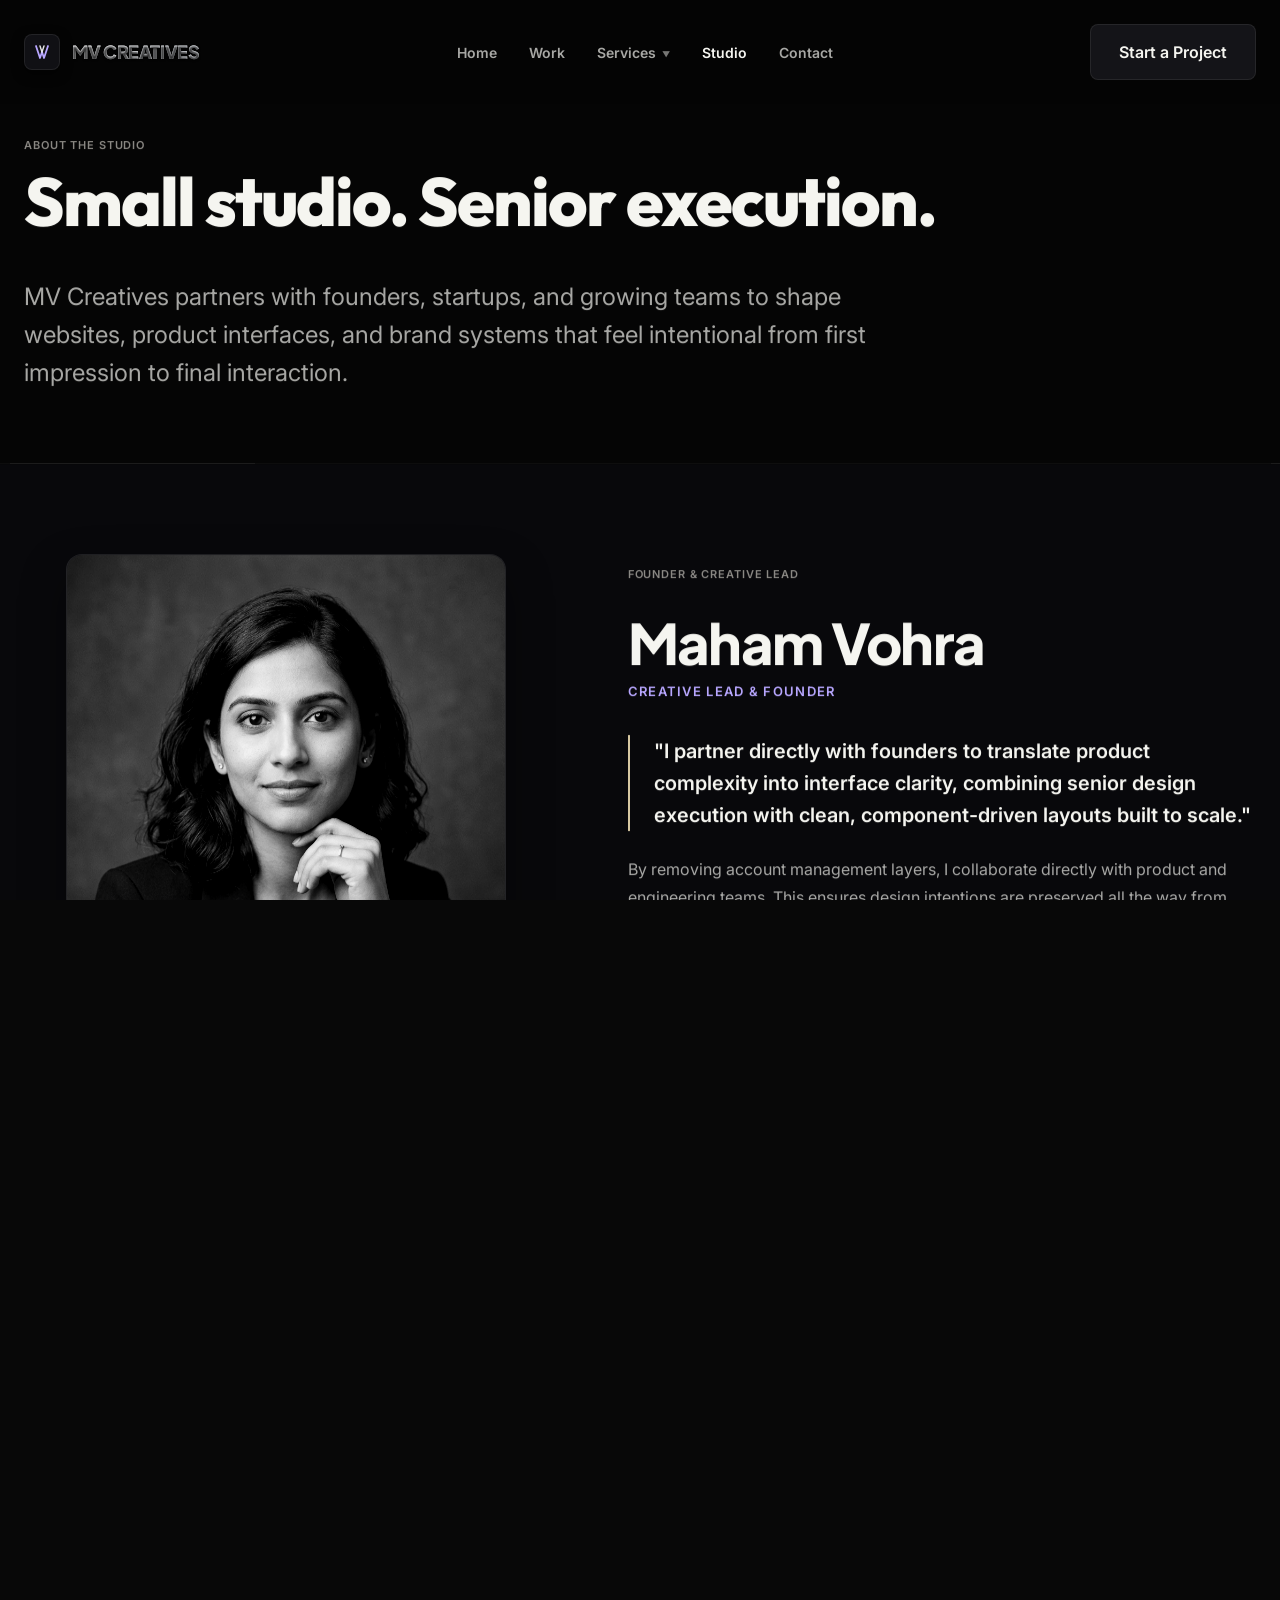
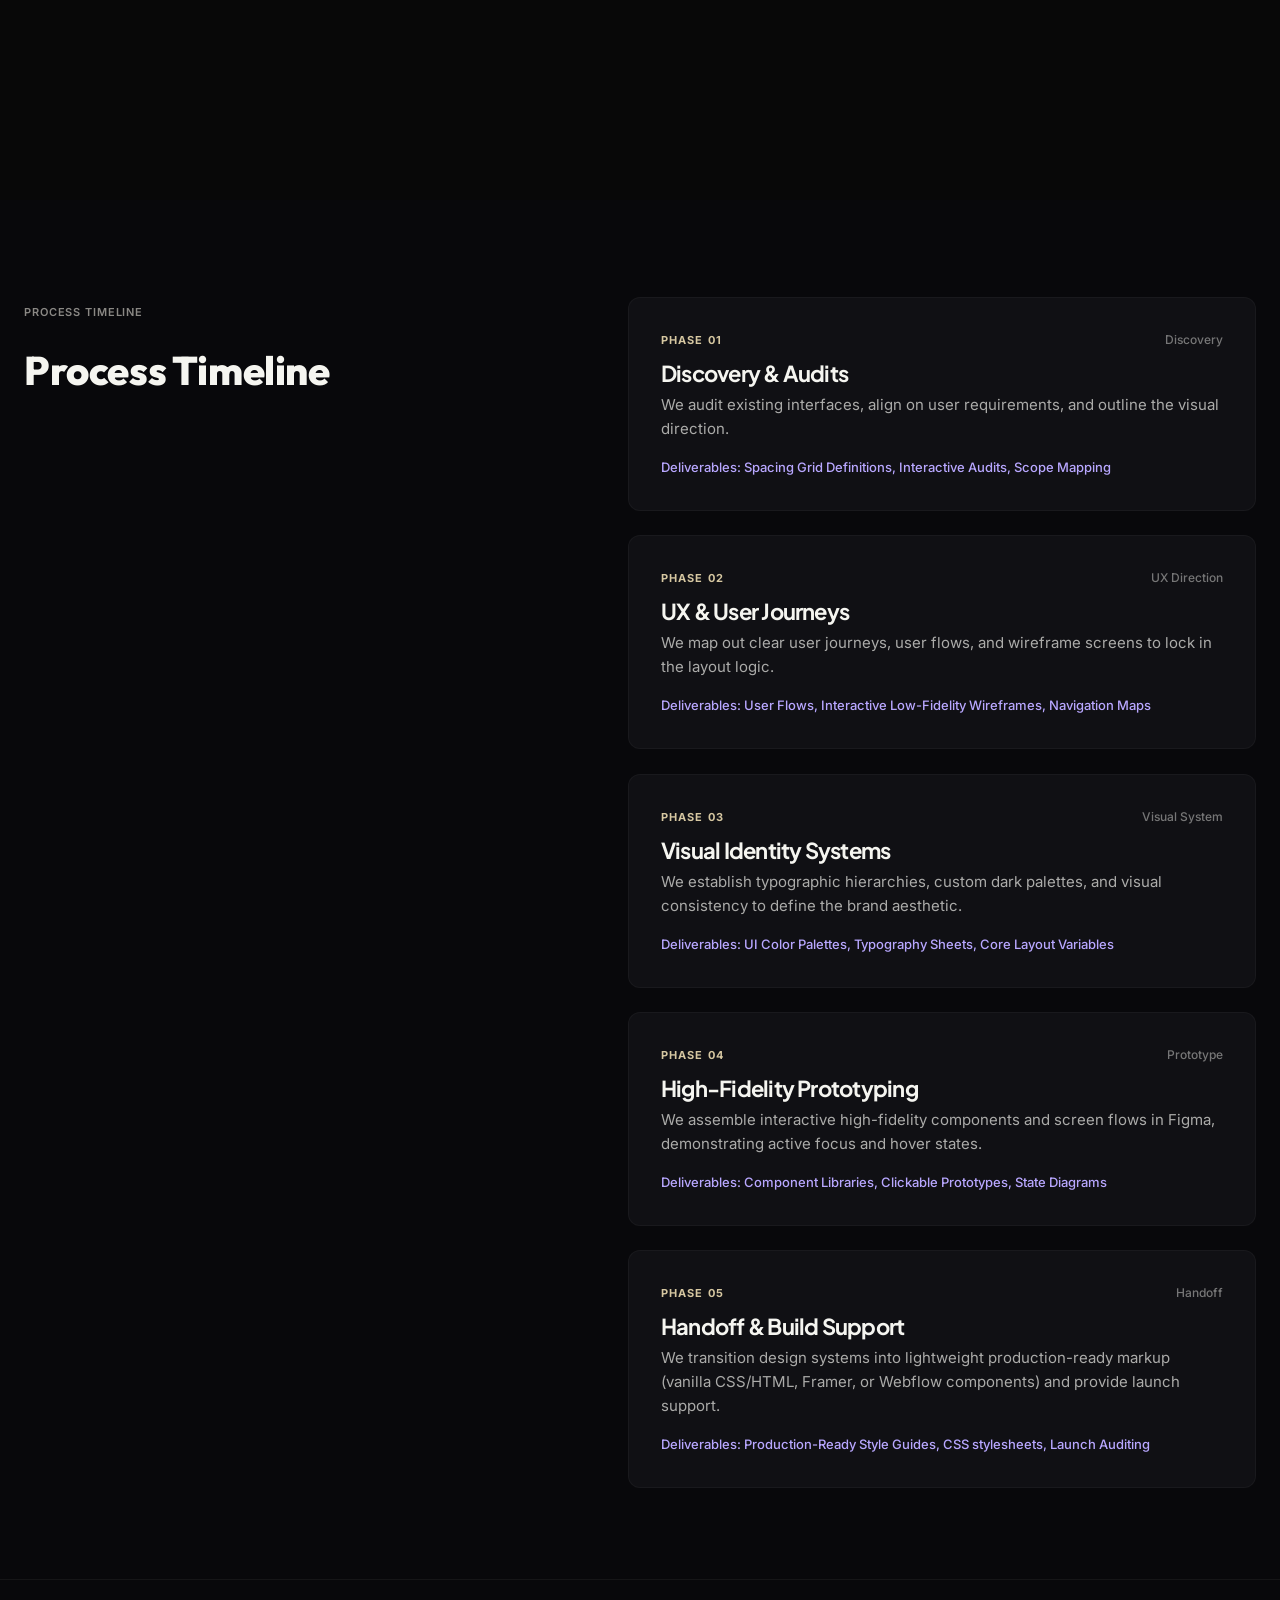
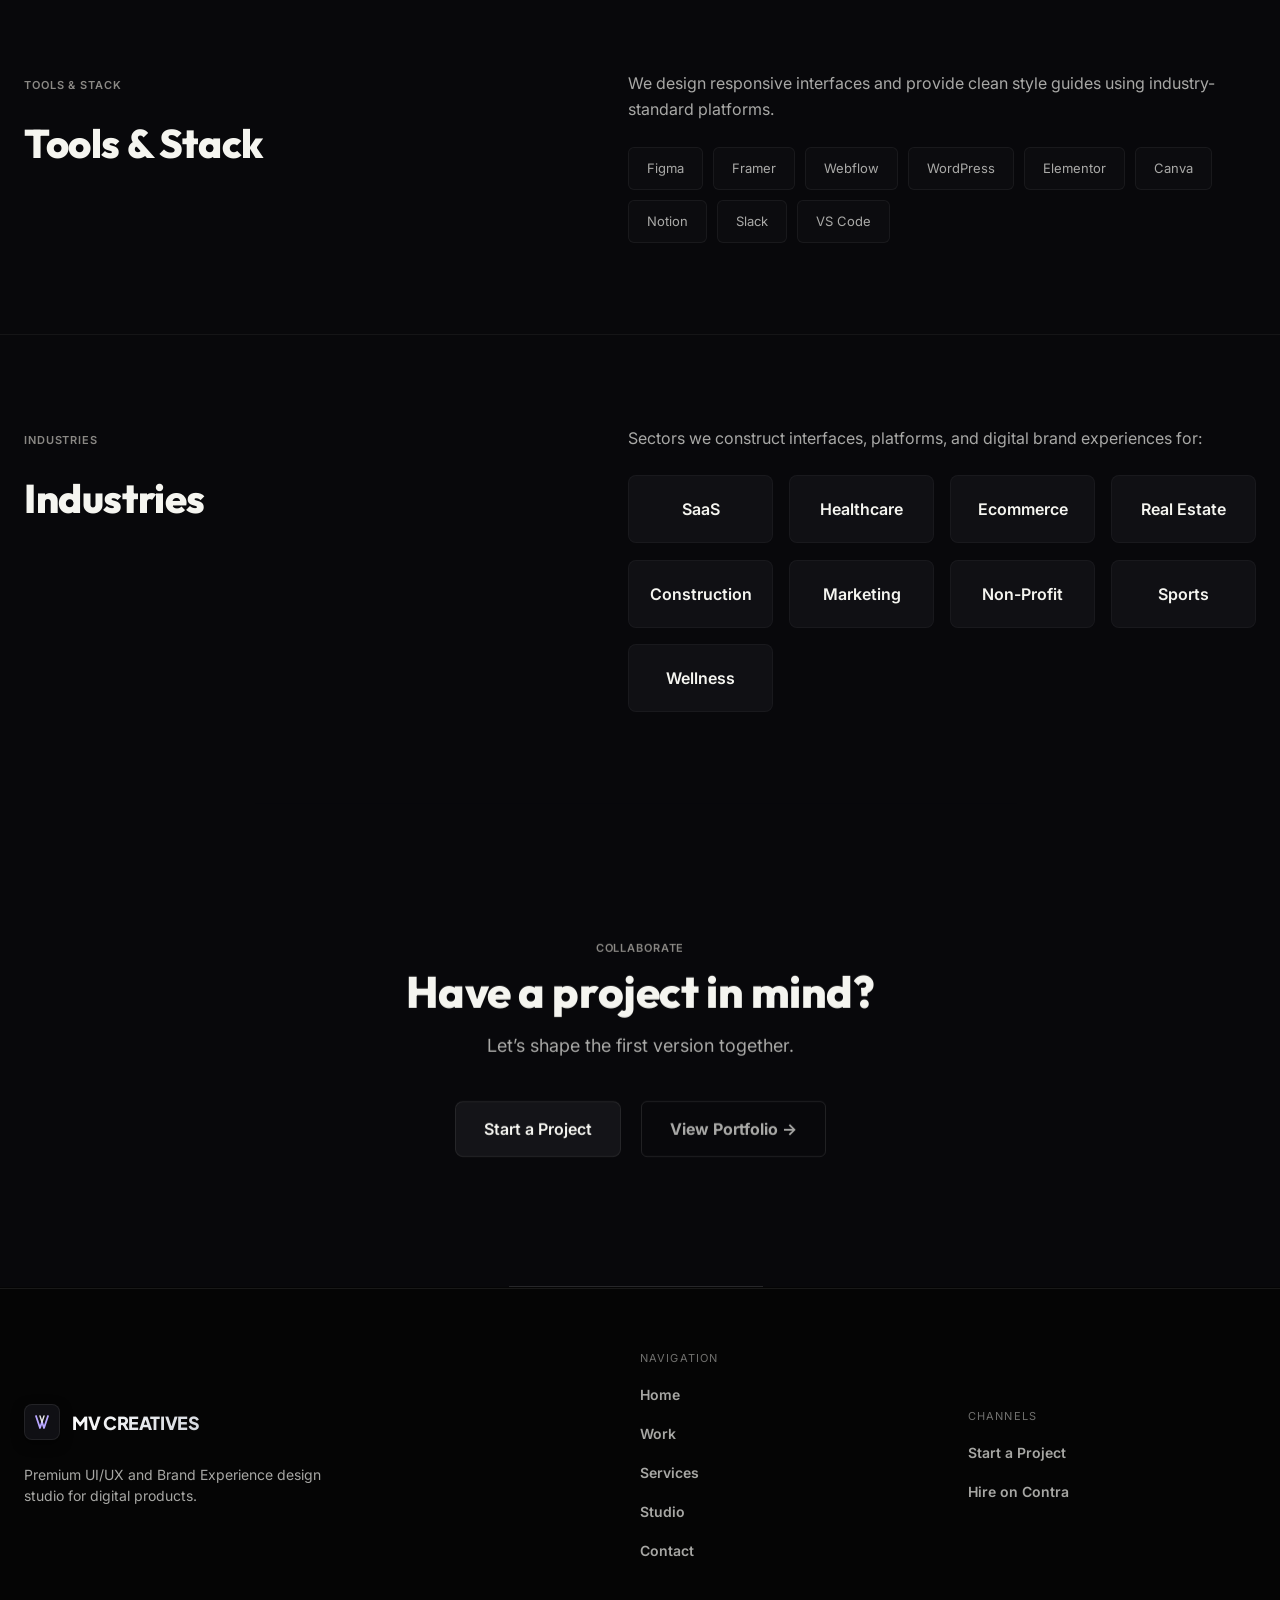
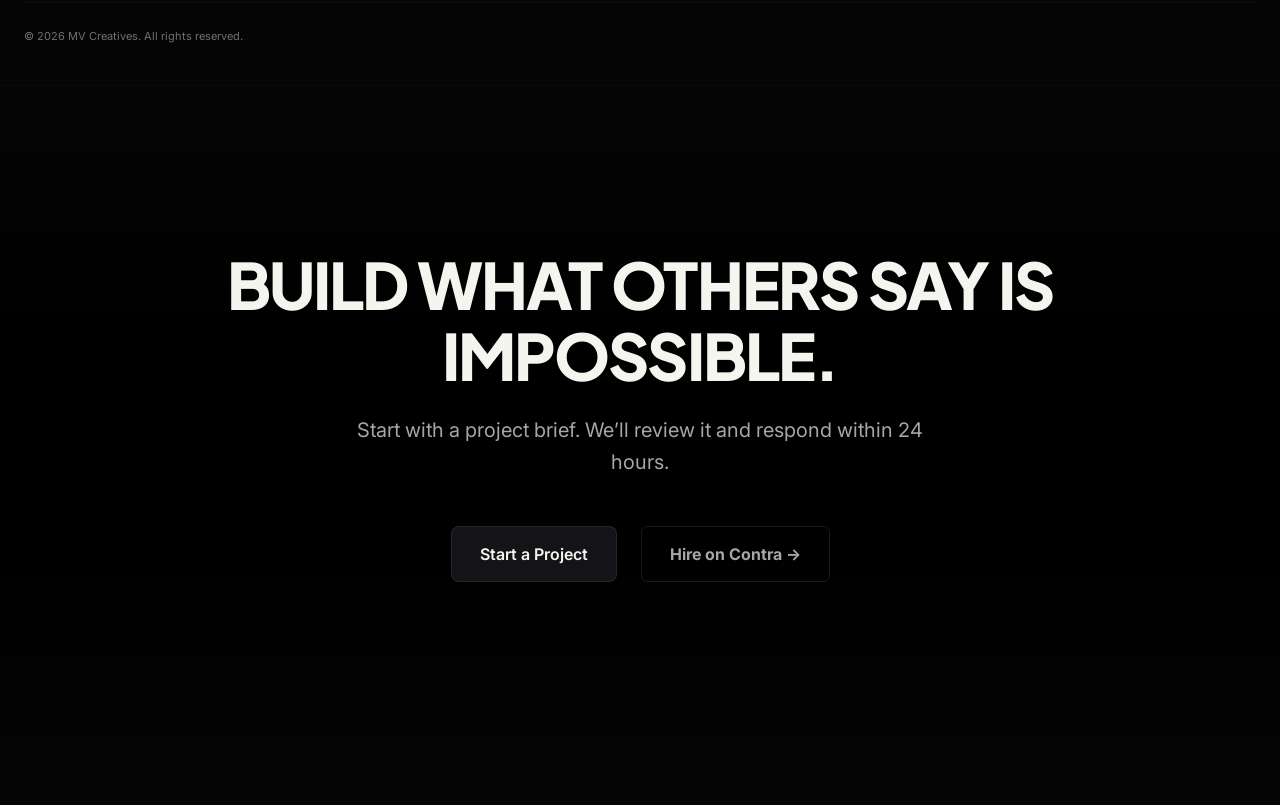
<file: studio.html>
<!DOCTYPE html>
<html lang="en">
<head>
  <meta charset="UTF-8">
  <meta name="viewport" content="width=device-width, initial-scale=1.0">
  <title>Studio — MV Creatives | Premium Design Studio</title>
  <meta name="description" content="Design philosophy, capabilities, timeline process, and collaboration models directed by Creative Lead Maham Vohra.">
  
  <!-- Font preconnect & loading -->
  <link rel="preconnect" href="https://fonts.googleapis.com">
  <link rel="preconnect" href="https://fonts.gstatic.com" crossorigin>
  <link href="https://fonts.googleapis.com/css2?family=Inter:wght@400;600;700&family=JetBrains+Mono&family=Plus+Jakarta+Sans:wght@600;700;800&family=Outfit:wght@400;600;800&display=swap" rel="stylesheet">

    <!-- Favicon Monogram -->
  <link rel="icon" type="image/svg+xml" href="data:image/svg+xml,<svg xmlns=%22http://www.w3.org/2000/svg%22 viewBox=%220 0 100 100%22><path d=%22M20 20 L40 80 L50 50 L60 80 L80 20%22 fill=%22none%22 stroke=%22%23B8A7FF%22 stroke-width=%2210%22 stroke-linecap=%22round%22 stroke-linejoin=%22round%22/><path d=%22M40 20 L50 50 L60 20%22 fill=%22none%22 stroke=%22white%22 stroke-width=%228%22 stroke-linecap=%22round%22 stroke-linejoin=%22round%22/></svg>">
  <link rel="stylesheet" href="./index.css">
  <style>
    /* Premium Editorial Studio Page Styling */
    .studio-hero {
      padding: 130px 0 70px 0;
      border-bottom: 1px solid var(--border-light);
      background-color: var(--bg-primary);
    }
    
    .editorial-headline {
      font-family: 'Outfit', var(--font-display);
      font-weight: 800;
      font-size: clamp(36px, 6vw, 68px);
      line-height: 1.05;
      
      color: var(--text-primary);
      max-width: 1100px;
      letter-spacing: -0.03em;
      margin-bottom: 40px;
    }
    
    .editorial-subtext {
      font-size: clamp(18px, 2.5vw, 24px);
      line-height: 1.6;
      color: var(--text-secondary);
      max-width: 850px;
    }

    .editorial-section {
      padding: 90px 0;
      border-bottom: 1px solid rgba(255, 255, 255, 0.05);
      background: #08080B;
    }
    .editorial-section.alt-bg {
      background: #08080B;
    }
    .editorial-section.last {
      border-bottom: none;
    }

    .editorial-grid-2 {
      display: grid;
      grid-template-columns: 1fr 1.2fr;
      gap: 80px;
    }
    
    @media (max-width: 1023px) {
      .editorial-grid-2 {
        grid-template-columns: 1fr;
        gap: 48px;
      }
    }

    .editorial-title {
      font-family: 'Outfit', var(--font-display);
      font-weight: 800;
      font-size: clamp(28px, 3.5vw, 40px);
      
      letter-spacing: -0.01em;
      margin-bottom: 24px;
      color: var(--text-primary);
    }

    .editorial-body {
      font-size: 17px;
      line-height: 1.75;
      color: var(--text-secondary);
    }
    .editorial-body p {
      margin-bottom: 24px;
    }
    .editorial-body p:last-child {
      margin-bottom: 0;
    }

    /* Lead Profile styling */
    .lead-profile-box {
      border-left: 4px solid var(--accent-primary);
      padding-left: 40px;
    }
    @media (max-width: 767px) {
      .lead-profile-box {
        padding-left: 20px;
      }
    }
    .lead-meta {
      font-family: var(--font-mono);
      font-size: 13px;
      color: var(--text-muted);
      
      letter-spacing: 0.05em;
      margin-bottom: 8px;
    }
    .lead-name {
      font-size: clamp(32px, 4vw, 48px);
      font-weight: 800;
      margin-bottom: 4px;
      color: var(--text-primary);
    }
    .lead-title {
      font-family: var(--font-mono);
      font-size: 14px;
      color: var(--accent-primary);
      
      margin-bottom: 32px;
      font-weight: 700;
    }
    .lead-links {
      display: flex;
      gap: 16px;
      margin-top: 32px;
      flex-wrap: wrap;
    }

    /* Philosophy Principles */
    .principles-list {
      display: flex;
      flex-direction: column;
      gap: 48px;
    }
    .principle-item {
      display: grid;
      grid-template-columns: 80px 1fr;
      gap: 24px;
    }
    .principle-num {
      font-family: 'Outfit', var(--font-display);
      font-size: 40px;
      font-weight: 800;
      color: var(--accent-primary);
      opacity: 0.8;
      line-height: 1;
    }
    .principle-text h3 {
      font-size: 22px;
      font-weight: 700;
      margin-bottom: 12px;
      
      color: var(--text-primary);
    }
    .principle-text p {
      font-size: 16px;
      line-height: 1.6;
      color: var(--text-secondary);
      margin: 0;
    }

    /* Process Timeline styling */
    .timeline-container {
      position: relative;
      padding-left: 40px;
    }
    .timeline-container::before {
      content: '';
      position: absolute;
      left: 10px;
      top: 8px;
      bottom: 8px;
      width: 2px;
      background: rgba(255, 255, 255, 0.06);
    }
    .timeline-step {
      position: relative;
      margin-bottom: 48px;
    }
    .timeline-step:last-child {
      margin-bottom: 0;
    }
    .timeline-dot {
      position: absolute;
      left: -36px;
      top: 10px;
      width: 14px;
      height: 14px;
      border-radius: 50%;
      background: #08080B;
      border: 2px solid var(--accent-primary);
    }
    .timeline-step h4 {
      font-family: 'Outfit', var(--font-display);
      font-size: 20px;
      font-weight: 700;
      
      margin-bottom: 8px;
      color: var(--text-primary);
    }
    .timeline-step p {
      font-size: 15px;
      line-height: 1.6;
      color: var(--text-secondary);
      margin-bottom: 8px;
    }
    .timeline-deliverables {
      font-family: var(--font-mono);
      font-size: 13px;
      color: var(--accent-primary);
    }

    /* Chips & Tags */
    .chips-flex {
      display: flex;
      flex-wrap: wrap;
      gap: 10px;
    }
    .chip-tag {
      background: rgba(255, 255, 255, 0.02);
      border: 1px solid rgba(255, 255, 255, 0.05);
      border-radius: 6px;
      padding: 10px 18px;
      font-family: var(--font-mono);
      font-size: 13px;
      color: var(--text-secondary);
      transition: all 0.3s ease;
    }
    .chip-tag:hover {
      border-color: var(--accent-primary);
      background: rgba(79, 70, 229, 0.04);
      color: #fff;
    }

    /* Custom CTA Layout */
    .studio-cta-box {
      text-align: center;
      max-width: 800px;
      margin: 0 auto;
      padding: 40px 0;
    }
  </style>
</head>
<body class="theme-dark">

  <!-- Premium Page Loader -->
  <div id="page-loader" class="page-loader">
    <div class="loader-content">
      <!-- MV Logo SVG Symbol -->
      <svg class="loader-logo" xmlns="http://www.w3.org/2000/svg" viewBox="0 0 100 100" width="80" height="80">
        <path d="M20 20 L40 80 L50 50 L60 80 L80 20" fill="none" stroke="var(--accent-primary)" stroke-width="6" stroke-linecap="round" stroke-linejoin="round" class="logo-path" />
        <path d="M40 20 L50 50 L60 20" fill="none" stroke="rgba(255,255,255,0.9)" stroke-width="4" stroke-linecap="round" stroke-linejoin="round" class="logo-path-inner" />
      </svg>
      <div class="loader-wordmark">MV CREATIVES</div>
      <div class="loader-line-container">
        <div class="loader-line"></div>
      </div>
    </div>
  </div>

  <!-- Global Navigation Header -->
  <header class="site-header scrolled" id="main-header">
    <div class="container header-container">
      <a href="./index.html" class="logotype" id="nav-logo" style="display: flex; align-items: center; gap: 12px; text-decoration: none;">
        <div style="background: #101014; border: 1px solid rgba(255, 255, 255, 0.08); border-radius: var(--radius-sm); width: 36px; height: 36px; display: flex; align-items: center; justify-content: center; box-shadow: 0 4px 12px rgba(0,0,0,0.5);">
          <svg xmlns="http://www.w3.org/2000/svg" viewBox="0 0 100 100" width="20" height="20" style="display: block;">
            <path d="M20 20 L40 80 L50 50 L60 80 L80 20" fill="none" stroke="var(--accent-primary)" stroke-width="9" stroke-linecap="round" stroke-linejoin="round" />
            <path d="M40 20 L50 50 L60 20" fill="none" stroke="rgba(255,255,255,0.9)" stroke-width="7" stroke-linecap="round" stroke-linejoin="round" />
          </svg>
        </div>
        <span style="font-family: var(--font-display); font-weight: 800; font-size: 18px; letter-spacing: -0.02em; background: linear-gradient(135deg, #FFF 0%, #D1D5DB 100%); -webkit-background-clip: text; -webkit-text-fill-color: transparent;">MV CREATIVES</span>
      </a>
      
      <nav class="site-nav" id="desktop-nav" aria-label="Main navigation menu">
        <ul>
          <li><a href="./index.html" id="nav-home">Home</a></li>
          <li><a href="./work.html" id="nav-work">Work</a></li>
          <li class="has-megamenu">
            <a href="./services.html" id="nav-services">Services <span class="nav-arrow">▼</span></a>
            <div class="megamenu-panel">
              <div class="megamenu-grid">
                <!-- Column 1: Design -->
                <div class="megamenu-col">
                  <span class="megamenu-heading">Design</span>
                  <ul class="megamenu-links">
                    <li>
                      <a href="./services.html#uiux">
                        <span class="link-title">UI/UX Design</span>
                        <span class="link-desc">High-fidelity interface systems</span>
                      </a>
                    </li>
                    <li>
                      <a href="./services.html#saas">
                        <span class="link-title">SaaS Product Design</span>
                        <span class="link-desc">Polished interfaces & user flows</span>
                      </a>
                    </li>
                    <li>
                      <a href="./services.html#mobile-app">
                        <span class="link-title">Mobile App Design</span>
                        <span class="link-desc">Responsive native viewport patterns</span>
                      </a>
                    </li>
                    <li>
                      <a href="./services.html#design-systems">
                        <span class="link-title">Design Systems</span>
                        <span class="link-desc">Visual consistency & style guidelines</span>
                      </a>
                    </li>
                    <li>
                      <a href="./services.html#ux-strategy">
                        <span class="link-title">UX Strategy</span>
                        <span class="link-desc">Product requirements & mapping</span>
                      </a>
                    </li>
                  </ul>
                </div>
                <!-- Column 2: Web -->
                <div class="megamenu-col">
                  <span class="megamenu-heading">Web</span>
                  <ul class="megamenu-links">
                    <li><a href="./services.html#website-design">Website Design</a></li>
                    <li><a href="./services.html#landing-pages">Landing Pages</a></li>
                    <li><a href="./services.html#webflow">Webflow Development</a></li>
                    <li><a href="./services.html#framer">Framer Development</a></li>
                    <li><a href="./services.html#wordpress">WordPress Development</a></li>
                  </ul>
                </div>
                <!-- Column 3: Product -->
                <div class="megamenu-col">
                  <span class="megamenu-heading">Product</span>
                  <ul class="megamenu-links">
                    <li><a href="./services.html#discovery">Product Discovery</a></li>
                    <li><a href="./services.html#architecture">Information Architecture</a></li>
                    <li><a href="./services.html#research">User Research</a></li>
                    <li><a href="./services.html#prototypes">Prototyping</a></li>
                    <li><a href="./services.html#audits">Product Audits</a></li>
                  </ul>
                </div>
                <!-- Column 4: Brand -->
                <div class="megamenu-col">
                  <span class="megamenu-heading">Brand</span>
                  <ul class="megamenu-links">
                    <li><a href="./services.html#branding">Brand Identity</a></li>
                    <li><a href="./services.html#visual-systems">Visual Systems</a></li>
                    <li><a href="./services.html#marketing-assets">Marketing Assets</a></li>
                    <li><a href="./services.html#creative-direction">Creative Direction</a></li>
                  </ul>
                </div>
                <!-- Featured Card -->
                <div class="megamenu-featured">
                  <div class="featured-card">
                    <div class="featured-img-container">
                      <img src="./screenshot_bloomix.webp" alt="Bloomix Flagship Mockup" />
                    </div>
                    <div class="featured-card-content">
                      <span class="featured-tag">Flagship Project</span>
                      <h4 class="featured-title">Bloomix</h4>
                      <span class="featured-subtitle">Multi-Product Ecosystem</span>
                      <p class="featured-desc">Unified product hub connecting multiple enterprise platforms through a shared design system.</p>
                      <a href="./case-study-bloomix.html" class="featured-btn">View Case Study →</a>
                    </div>
                  </div>
                </div>
              </div>
            </div>
          </li>
          <li><a href="./studio.html" class="active" id="nav-studio">Studio</a></li>
          <li><a href="./contact.html" id="nav-contact">Contact</a></li>
        </ul>
      </nav>
      
      <div class="header-cta">
        <a href="./contact.html" class="btn-primary" id="header-cta-btn">Start a Project</a>
      </div>
      
      <button class="mobile-nav-toggle" aria-label="Toggle main navigation menu" aria-expanded="false" aria-controls="mobile-menu-drawer" id="nav-toggle-btn">
        <svg xmlns="http://www.w3.org/2000/svg" width="24" height="24" fill="currentColor" viewBox="0 0 24 24" aria-hidden="true">
          <path d="M3 18h18v-2H3v2zm0-5h18v-2H3v2zm0-7v2h18V6H3z"/>
        </svg>
      </button>
    </div>
  </header>

  <!-- Mobile Drawer Menu -->
  <div class="mobile-drawer" id="mobile-menu-drawer" aria-label="Mobile navigation panel">
    <div style="position: absolute; top: 30px; left: 24px; display: flex; align-items: center; gap: 12px;">
      <div style="background: #101014; border: 1px solid rgba(255, 255, 255, 0.08); border-radius: var(--radius-sm); width: 36px; height: 36px; display: flex; align-items: center; justify-content: center; box-shadow: 0 4px 12px rgba(0,0,0,0.5);">
        <svg xmlns="http://www.w3.org/2000/svg" viewBox="0 0 100 100" width="20" height="20" style="display: block;">
          <path d="M20 20 L40 80 L50 50 L60 80 L80 20" fill="none" stroke="var(--accent-primary)" stroke-width="9" stroke-linecap="round" stroke-linejoin="round" />
          <path d="M40 20 L50 50 L60 20" fill="none" stroke="rgba(255,255,255,0.9)" stroke-width="7" stroke-linecap="round" stroke-linejoin="round" />
        </svg>
      </div>
      <span style="font-family: var(--font-display); font-weight: 800; font-size: 18px; letter-spacing: -0.02em; color: var(--text-primary);">MV CREATIVES</span>
    </div>
    <ul>
      <li><a href="./index.html" id="mob-nav-home">Home</a></li>
      <li><a href="./work.html" id="mob-nav-work">Work</a></li>
      <li class="mob-has-accordion">
        <a href="javascript:void(0);" id="mob-nav-services" class="accordion-trigger">Services <span class="mob-arrow">▼</span></a>
        <div class="mob-accordion-panel">
          <a href="./services.html#uiux">UI/UX Design</a>
          <a href="./services.html#saas">SaaS Product Design</a>
          <a href="./services.html#mobile-app">Mobile App Design</a>
          <a href="./services.html#website-design">Website Design</a>
          <a href="./services.html#webflow">Webflow Development</a>
          <a href="./services.html#design-systems">Design Systems</a>
          <a href="./services.html#branding">Brand Identity</a>
        </div>
      </li>
      <li><a href="./studio.html" class="active" id="mob-nav-studio">Studio</a></li>
      <li><a href="./contact.html" id="mob-nav-contact">Contact</a></li>
    </ul>
    <a href="./contact.html" class="btn-primary" style="text-align: center;" id="mob-cta-btn">Start a Project</a>
  </div>

  <main>
    
    <!-- 01 Editorial Hero Header -->
    <section class="studio-hero reveal-section">
      <div class="container">
        <div>
          <span class="eyebrow-label" style="margin-bottom: 24px; display: block;">About The Studio</span>
          <h1 class="editorial-headline">
            Small studio. Senior execution.
          </h1>
          <p class="editorial-subtext">
            MV Creatives partners with founders, startups, and growing teams to shape websites, product interfaces, and brand systems that feel intentional from first impression to final interaction.
          </p>
        </div>
      </div>
    </section>

    <!-- 02 Creative Lead Section (Dedicated Founder Presence) -->
    <section class="editorial-section reveal-section" style="border-bottom: 1px solid var(--border-light); background-color: #08080B;">
      <div class="container">
        <div class="editorial-grid-2" style="align-items: center;">
          
          <!-- Founder Portrait Box (Premium Headshot) -->
          <div class="founder-portrait-container" style="position: relative; border-radius: var(--radius-lg); overflow: hidden; border: 1px solid rgba(255, 255, 255, 0.08); background-color: #101014; aspect-ratio: 4 / 5; display: flex; align-items: center; justify-content: center; box-shadow: 0 20px 45px rgba(0,0,0,0.4); max-width: 440px; margin: 0 auto; width: 100%;">
            <img src="./maham_vohra_portrait.png" alt="Maham Vohra — Founder & Creative Lead" style="width: 100%; height: 100%; object-fit: cover; filter: grayscale(100%) contrast(1.1) brightness(0.95); transition: transform 0.6s cubic-bezier(0.16, 1, 0.3, 1);" class="zoom-effect">
            <div style="position: absolute; inset: 0; background: linear-gradient(180deg, transparent 60%, rgba(8,8,11,0.95) 100%); pointer-events: none;"></div>
            <div style="position: absolute; bottom: 24px; left: 24px; z-index: 5; text-align: left; pointer-events: none;">
              <div style="font-family: var(--font-display); font-size: 18px; font-weight: 800; color: var(--text-primary); text-transform: uppercase; letter-spacing: 0.1em; margin-bottom: 2px;">Maham Vohra</div>
              <div style="font-size: 12px; color: var(--accent-primary); font-family: var(--font-mono); font-weight: 600; letter-spacing: 0.05em;">Founder & Creative Lead</div>
            </div>
          </div>
          
          <!-- Founder Text Details -->
          <div>
            <span class="eyebrow-label" style="color: var(--accent-hover); font-weight: 700; letter-spacing: 0.15em; text-transform: uppercase;">Founder & Creative Lead</span>
            <h2 style="font-size: clamp(36px, 5vw, 56px); font-weight: 800; line-height: 1.1; margin-top: 16px; margin-bottom: 8px; letter-spacing: -0.03em;">Maham Vohra</h2>
            <div style="font-family: var(--font-mono); font-size: 13px; color: var(--accent-primary); font-weight: 600; text-transform: uppercase; letter-spacing: 0.1em; margin-bottom: 32px;">Creative Lead & Founder</div>
            
            <div class="editorial-body">
              <p style="font-size: 20px; line-height: 1.6; color: var(--text-primary); font-weight: 600; margin-bottom: 24px; border-left: 2px solid var(--accent-hover); padding-left: 24px;">
                "I partner directly with founders to translate product complexity into interface clarity, combining senior design execution with clean, component-driven layouts built to scale."
              </p>
              <p style="font-size: 16px; line-height: 1.8; color: var(--text-secondary); margin-bottom: 24px;">
                By removing account management layers, I collaborate directly with product and engineering teams. This ensures design intentions are preserved all the way from initial layout logic into the codebase.
              </p>
              <p style="font-style: italic; color: var(--text-muted); font-size: 15px; margin-bottom: 32px; line-height: 1.7;">
                "A premium digital product is built on visual consistency, layout rhythm, and absolute functional clarity. We design interfaces that help startups build immediate trust."
              </p>
              <div class="lead-links">
                <a href="./contact.html" class="btn-primary" style="padding: 12px 24px; font-size: 14px; text-decoration: none; display: inline-block;">Start a Project</a>
                <a href="https://contra.com/maham_vohra_?referralExperimentNid=DEFAULT_REFERRAL_PROGRAM&referrerUsername=maham_vohra_" target="_blank" class="btn-secondary" style="padding: 12px 24px; font-size: 14px; margin-left: 12px; display: inline-block; border: 1px solid rgba(255,255,255,0.1); border-radius: 6px; text-decoration: none;">Hire on Contra</a>
              </div>
            </div>
          </div>
          
        </div>
      </div>
    </section>

    <!-- 03 Philosophy Section -->
    <section class="editorial-section alt-bg reveal-section">
      <div class="container">
        <div class="editorial-grid-2">
          <div>
            <span class="eyebrow-label">Core Approach</span>
            <h2 class="editorial-title" style="margin-top: 16px;">Philosophy</h2>
          </div>
          <div>
            <div class="principles-list">
              
              <div class="principle-item reveal-card">
                <div class="principle-num">01</div>
                <div class="principle-text">
                  <h3>Clarity before decoration</h3>
                  <p>We prioritize hierarchy and readability above aesthetic trends. Every layout value, border, and color code exists to decrease cognitive load and guide user attention.</p>
                </div>
              </div>

              <div class="principle-item reveal-card">
                <div class="principle-num">02</div>
                <div class="principle-text">
                  <h3>Systems before screens</h3>
                  <p>We do not design isolated layouts. We construct scalable design systems with unified spacing variables, typography scales, and modular components that grow with your product.</p>
                </div>
              </div>

              <div class="principle-item reveal-card">
                <div class="principle-num">03</div>
                <div class="principle-text">
                  <h3>Motion with purpose</h3>
                  <p>We restrict transitions to functional feedback and micro-interactions. No bouncing, no jittering cursor followers—just smooth, performance-optimized, and intentional animations.</p>
                </div>
              </div>

            </div>
          </div>
        </div>
      </div>
    </section>

    <!-- 04 Process Timeline Section -->
    <section class="editorial-section reveal-section">
      <div class="container">
        <div class="editorial-grid-2">
          <div>
            <span class="eyebrow-label">Process Timeline</span>
            <h2 class="editorial-title" style="margin-top: 16px;">Process Timeline</h2>
          </div>
          <div>
            <div style="display: flex; flex-direction: column; gap: 24px;">
              
              <div class="reveal-card" style="background: var(--bg-card); border: 1px solid var(--border-light); padding: 32px; border-radius: var(--radius-md); transition: border-color 0.3s ease, transform 0.3s ease;" onmouseover="this.style.borderColor='var(--accent-hover)'; this.style.transform='translateY(-2px)';" onmouseout="this.style.borderColor='var(--border-light)'; this.style.transform='none';">
                <div style="display: flex; justify-content: space-between; align-items: center; margin-bottom: 12px;">
                  <span style="font-size: 11px; font-weight: 700; color: var(--accent-hover); text-transform: uppercase; letter-spacing: 0.1em;">Phase 01</span>
                  <span style="font-size: 12px; color: var(--text-muted); font-weight: 500;">Discovery</span>
                </div>
                <h3 style="font-size: 22px; font-weight: 700; margin-bottom: 8px;">Discovery & Audits</h3>
                <p style="font-size: 15px; color: var(--text-secondary); line-height: 1.6; margin-bottom: 16px;">We audit existing interfaces, align on user requirements, and outline the visual direction.</p>
                <div style="font-size: 13px; color: var(--accent-primary); font-weight: 500;">Deliverables: Spacing Grid Definitions, Interactive Audits, Scope Mapping</div>
              </div>

              <div class="reveal-card" style="background: var(--bg-card); border: 1px solid var(--border-light); padding: 32px; border-radius: var(--radius-md); transition: border-color 0.3s ease, transform 0.3s ease;" onmouseover="this.style.borderColor='var(--accent-hover)'; this.style.transform='translateY(-2px)';" onmouseout="this.style.borderColor='var(--border-light)'; this.style.transform='none';">
                <div style="display: flex; justify-content: space-between; align-items: center; margin-bottom: 12px;">
                  <span style="font-size: 11px; font-weight: 700; color: var(--accent-hover); text-transform: uppercase; letter-spacing: 0.1em;">Phase 02</span>
                  <span style="font-size: 12px; color: var(--text-muted); font-weight: 500;">UX Direction</span>
                </div>
                <h3 style="font-size: 22px; font-weight: 700; margin-bottom: 8px;">UX & User Journeys</h3>
                <p style="font-size: 15px; color: var(--text-secondary); line-height: 1.6; margin-bottom: 16px;">We map out clear user journeys, user flows, and wireframe screens to lock in the layout logic.</p>
                <div style="font-size: 13px; color: var(--accent-primary); font-weight: 500;">Deliverables: User Flows, Interactive Low-Fidelity Wireframes, Navigation Maps</div>
              </div>

              <div class="reveal-card" style="background: var(--bg-card); border: 1px solid var(--border-light); padding: 32px; border-radius: var(--radius-md); transition: border-color 0.3s ease, transform 0.3s ease;" onmouseover="this.style.borderColor='var(--accent-hover)'; this.style.transform='translateY(-2px)';" onmouseout="this.style.borderColor='var(--border-light)'; this.style.transform='none';">
                <div style="display: flex; justify-content: space-between; align-items: center; margin-bottom: 12px;">
                  <span style="font-size: 11px; font-weight: 700; color: var(--accent-hover); text-transform: uppercase; letter-spacing: 0.1em;">Phase 03</span>
                  <span style="font-size: 12px; color: var(--text-muted); font-weight: 500;">Visual System</span>
                </div>
                <h3 style="font-size: 22px; font-weight: 700; margin-bottom: 8px;">Visual Identity Systems</h3>
                <p style="font-size: 15px; color: var(--text-secondary); line-height: 1.6; margin-bottom: 16px;">We establish typographic hierarchies, custom dark palettes, and visual consistency to define the brand aesthetic.</p>
                <div style="font-size: 13px; color: var(--accent-primary); font-weight: 500;">Deliverables: UI Color Palettes, Typography Sheets, Core Layout Variables</div>
              </div>

              <div class="reveal-card" style="background: var(--bg-card); border: 1px solid var(--border-light); padding: 32px; border-radius: var(--radius-md); transition: border-color 0.3s ease, transform 0.3s ease;" onmouseover="this.style.borderColor='var(--accent-hover)'; this.style.transform='translateY(-2px)';" onmouseout="this.style.borderColor='var(--border-light)'; this.style.transform='none';">
                <div style="display: flex; justify-content: space-between; align-items: center; margin-bottom: 12px;">
                  <span style="font-size: 11px; font-weight: 700; color: var(--accent-hover); text-transform: uppercase; letter-spacing: 0.1em;">Phase 04</span>
                  <span style="font-size: 12px; color: var(--text-muted); font-weight: 500;">Prototype</span>
                </div>
                <h3 style="font-size: 22px; font-weight: 700; margin-bottom: 8px;">High-Fidelity Prototyping</h3>
                <p style="font-size: 15px; color: var(--text-secondary); line-height: 1.6; margin-bottom: 16px;">We assemble interactive high-fidelity components and screen flows in Figma, demonstrating active focus and hover states.</p>
                <div style="font-size: 13px; color: var(--accent-primary); font-weight: 500;">Deliverables: Component Libraries, Clickable Prototypes, State Diagrams</div>
              </div>

              <div class="reveal-card" style="background: var(--bg-card); border: 1px solid var(--border-light); padding: 32px; border-radius: var(--radius-md); transition: border-color 0.3s ease, transform 0.3s ease;" onmouseover="this.style.borderColor='var(--accent-hover)'; this.style.transform='translateY(-2px)';" onmouseout="this.style.borderColor='var(--border-light)'; this.style.transform='none';">
                <div style="display: flex; justify-content: space-between; align-items: center; margin-bottom: 12px;">
                  <span style="font-size: 11px; font-weight: 700; color: var(--accent-hover); text-transform: uppercase; letter-spacing: 0.1em;">Phase 05</span>
                  <span style="font-size: 12px; color: var(--text-muted); font-weight: 500;">Handoff</span>
                </div>
                <h3 style="font-size: 22px; font-weight: 700; margin-bottom: 8px;">Handoff & Build Support</h3>
                <p style="font-size: 15px; color: var(--text-secondary); line-height: 1.6; margin-bottom: 16px;">We transition design systems into lightweight production-ready markup (vanilla CSS/HTML, Framer, or Webflow components) and provide launch support.</p>
                <div style="font-size: 13px; color: var(--accent-primary); font-weight: 500;">Deliverables: Production-Ready Style Guides, CSS stylesheets, Launch Auditing</div>
              </div>

            </div>
          </div>
        </div>
      </div>
    </section>

    <!-- 05 Tools & Stack Section -->
    <section class="editorial-section alt-bg reveal-section">
      <div class="container">
        <div class="editorial-grid-2">
          <div>
            <span class="eyebrow-label">Tools & Stack</span>
            <h2 class="editorial-title" style="margin-top: 16px;">Tools & Stack</h2>
          </div>
          <div>
            <p style="font-size: 16px; color: var(--text-secondary); margin-bottom: 24px;">
              We design responsive interfaces and provide clean style guides using industry-standard platforms.
            </p>
            <div class="chips-flex">
              <span class="chip-tag reveal-card">Figma</span>
              <span class="chip-tag reveal-card">Framer</span>
              <span class="chip-tag reveal-card">Webflow</span>
              <span class="chip-tag reveal-card">WordPress</span>
              <span class="chip-tag reveal-card">Elementor</span>
              <span class="chip-tag reveal-card">Canva</span>
              <span class="chip-tag reveal-card">Notion</span>
              <span class="chip-tag reveal-card">Slack</span>
              <span class="chip-tag reveal-card">VS Code</span>
            </div>
          </div>
        </div>
      </div>
    </section>

    <!-- 06 Industries Section -->
    <section class="editorial-section reveal-section">
      <div class="container">
        <div class="editorial-grid-2">
          <div>
            <span class="eyebrow-label">Industries</span>
            <h2 class="editorial-title" style="margin-top: 16px;">Industries</h2>
          </div>
          <div>
            <p style="font-size: 16px; color: var(--text-secondary); margin-bottom: 24px;">
              Sectors we construct interfaces, platforms, and digital brand experiences for:
            </p>
            <div class="industries-grid" style="display: grid; grid-template-columns: repeat(auto-fill, minmax(140px, 1fr)); gap: 16px; margin-top: 24px;">
              <div class="industry-card reveal-card" style="background: var(--bg-card); border: 1px solid var(--border-light); padding: 20px; border-radius: var(--radius-sm); text-align: center; font-weight: 600; color: var(--text-primary); transition: all 0.3s ease;" onmouseover="this.style.borderColor='var(--accent-hover)'; this.style.transform='translateY(-2px)';" onmouseout="this.style.borderColor='var(--border-light)'; this.style.transform='none';">SaaS</div>
              <div class="industry-card reveal-card" style="background: var(--bg-card); border: 1px solid var(--border-light); padding: 20px; border-radius: var(--radius-sm); text-align: center; font-weight: 600; color: var(--text-primary); transition: all 0.3s ease;" onmouseover="this.style.borderColor='var(--accent-hover)'; this.style.transform='translateY(-2px)';" onmouseout="this.style.borderColor='var(--border-light)'; this.style.transform='none';">Healthcare</div>
              <div class="industry-card reveal-card" style="background: var(--bg-card); border: 1px solid var(--border-light); padding: 20px; border-radius: var(--radius-sm); text-align: center; font-weight: 600; color: var(--text-primary); transition: all 0.3s ease;" onmouseover="this.style.borderColor='var(--accent-hover)'; this.style.transform='translateY(-2px)';" onmouseout="this.style.borderColor='var(--border-light)'; this.style.transform='none';">Ecommerce</div>
              <div class="industry-card reveal-card" style="background: var(--bg-card); border: 1px solid var(--border-light); padding: 20px; border-radius: var(--radius-sm); text-align: center; font-weight: 600; color: var(--text-primary); transition: all 0.3s ease;" onmouseover="this.style.borderColor='var(--accent-hover)'; this.style.transform='translateY(-2px)';" onmouseout="this.style.borderColor='var(--border-light)'; this.style.transform='none';">Real Estate</div>
              <div class="industry-card reveal-card" style="background: var(--bg-card); border: 1px solid var(--border-light); padding: 20px; border-radius: var(--radius-sm); text-align: center; font-weight: 600; color: var(--text-primary); transition: all 0.3s ease;" onmouseover="this.style.borderColor='var(--accent-hover)'; this.style.transform='translateY(-2px)';" onmouseout="this.style.borderColor='var(--border-light)'; this.style.transform='none';">Construction</div>
              <div class="industry-card reveal-card" style="background: var(--bg-card); border: 1px solid var(--border-light); padding: 20px; border-radius: var(--radius-sm); text-align: center; font-weight: 600; color: var(--text-primary); transition: all 0.3s ease;" onmouseover="this.style.borderColor='var(--accent-hover)'; this.style.transform='translateY(-2px)';" onmouseout="this.style.borderColor='var(--border-light)'; this.style.transform='none';">Marketing</div>
              <div class="industry-card reveal-card" style="background: var(--bg-card); border: 1px solid var(--border-light); padding: 20px; border-radius: var(--radius-sm); text-align: center; font-weight: 600; color: var(--text-primary); transition: all 0.3s ease;" onmouseover="this.style.borderColor='var(--accent-hover)'; this.style.transform='translateY(-2px)';" onmouseout="this.style.borderColor='var(--border-light)'; this.style.transform='none';">Non-Profit</div>
              <div class="industry-card reveal-card" style="background: var(--bg-card); border: 1px solid var(--border-light); padding: 20px; border-radius: var(--radius-sm); text-align: center; font-weight: 600; color: var(--text-primary); transition: all 0.3s ease;" onmouseover="this.style.borderColor='var(--accent-hover)'; this.style.transform='translateY(-2px)';" onmouseout="this.style.borderColor='var(--border-light)'; this.style.transform='none';">Sports</div>
              <div class="industry-card reveal-card" style="background: var(--bg-card); border: 1px solid var(--border-light); padding: 20px; border-radius: var(--radius-sm); text-align: center; font-weight: 600; color: var(--text-primary); transition: all 0.3s ease;" onmouseover="this.style.borderColor='var(--accent-hover)'; this.style.transform='translateY(-2px)';" onmouseout="this.style.borderColor='var(--border-light)'; this.style.transform='none';">Wellness</div>
            </div>
          </div>
        </div>
      </div>
    </section>

    <!-- 07 Studio CTA Section -->
    <section class="editorial-section last reveal-section">
      <div class="container">
        <div class="studio-cta-box">
          <span class="eyebrow-label" style="display: block; margin-bottom: 16px;">Collaborate</span>
          <h2 class="editorial-title" style="margin-bottom: 16px; font-size: clamp(28px, 4vw, 44px);">Have a project in mind?</h2>
          <p style="font-size: 18px; color: var(--text-secondary); margin-bottom: 40px; max-width: 600px; margin-left: auto; margin-right: auto;">
            Let’s shape the first version together.
          </p>
          <div style="display: flex; gap: 20px; justify-content: center; flex-wrap: wrap;">
            <a href="./contact.html" class="btn btn-primary">Start a Project</a>
            <a href="./work.html" class="btn btn-secondary" style="border: 1px solid rgba(255,255,255,0.1); padding: 14px 28px; border-radius: 6px;">View Portfolio →</a>
          </div>
        </div>
      </div>
    </section>

  <footer class="final-footer" style="background-color: #050505; position: relative; z-index: 10; border-top: 1px solid rgba(255, 255, 255, 0.08);">
        <div class="footer-brand">
            <div style="display: flex; align-items: center; gap: 12px; margin-bottom: 12px;">
              <div style="background: #101014; border: 1px solid rgba(255, 255, 255, 0.08); border-radius: var(--radius-sm); width: 36px; height: 36px; display: flex; align-items: center; justify-content: center; box-shadow: 0 4px 12px rgba(0,0,0,0.5);">
                <svg xmlns="http://www.w3.org/2000/svg" viewBox="0 0 100 100" width="20" height="20" style="display: block;">
                  <path d="M20 20 L40 80 L50 50 L60 80 L80 20" fill="none" stroke="var(--accent-primary)" stroke-width="9" stroke-linecap="round" stroke-linejoin="round" />
                  <path d="M40 20 L50 50 L60 20" fill="none" stroke="rgba(255,255,255,0.9)" stroke-width="7" stroke-linecap="round" stroke-linejoin="round" />
                </svg>
              </div>
              <span class="logo" style="margin: 0; font-family: var(--font-display); font-weight: 800; font-size: 18px; letter-spacing: -0.02em; color: var(--text-primary);">MV CREATIVES</span>
            </div>
            <span class="tagline">Premium UI/UX and Brand Experience design studio for digital products.</span>
          </div>
        <div class="footer-nav">
          <span class="footer-title">Navigation</span>
          <a href="./index.html">Home</a>
          <a href="./work.html">Work</a>
          <a href="./services.html">Services</a>
          <a href="./studio.html">Studio</a>
          <a href="./contact.html">Contact</a>
        </div>
        <div class="footer-links">
          <span class="footer-title">Channels</span>
          <a href="./contact.html">Start a Project</a>
          <a href="https://contra.com/maham_vohra_?referralExperimentNid=DEFAULT_REFERRAL_PROGRAM&referrerUsername=maham_vohra_" target="_blank">Hire on Contra</a>
        </div>
        <div class="footer-bottom">
          <p>© 2026 MV Creatives. All rights reserved.</p>
        </div>
      </footer>

  </main>

  <!-- Section: Video-Backed Final CTA / Footer -->
  <section class="final-video-cta" id="final-cta">
    <video class="final-video-cta__bg" autoplay loop muted playsinline preload="auto" src="./videos/cta-bg.mp4"></video>
    <div class="final-video-cta__fade final-video-cta__fade--top"></div>
    <div class="final-video-cta__fade final-video-cta__fade--bottom"></div>

    <div class="final-video-cta__content">
      <h2>Build what others say is impossible.</h2>
      <p>Start with a project brief. We’ll review it and respond within 24 hours.</p>

      <div class="final-video-cta__actions">
        <a href="./contact.html" class="btn btn-primary">Start a Project</a>
        <a href="https://contra.com/maham_vohra_?referralExperimentNid=DEFAULT_REFERRAL_PROGRAM&referrerUsername=maham_vohra_" target="_blank" class="btn btn-secondary" style="border: 1px solid rgba(255,255,255,0.1); padding: 14px 28px; border-radius: 6px;">Hire on Contra →</a>
      </div>

      
    </div>
  </section>

  <script src="./index.js" defer></script>
</body>
</html>
</file>
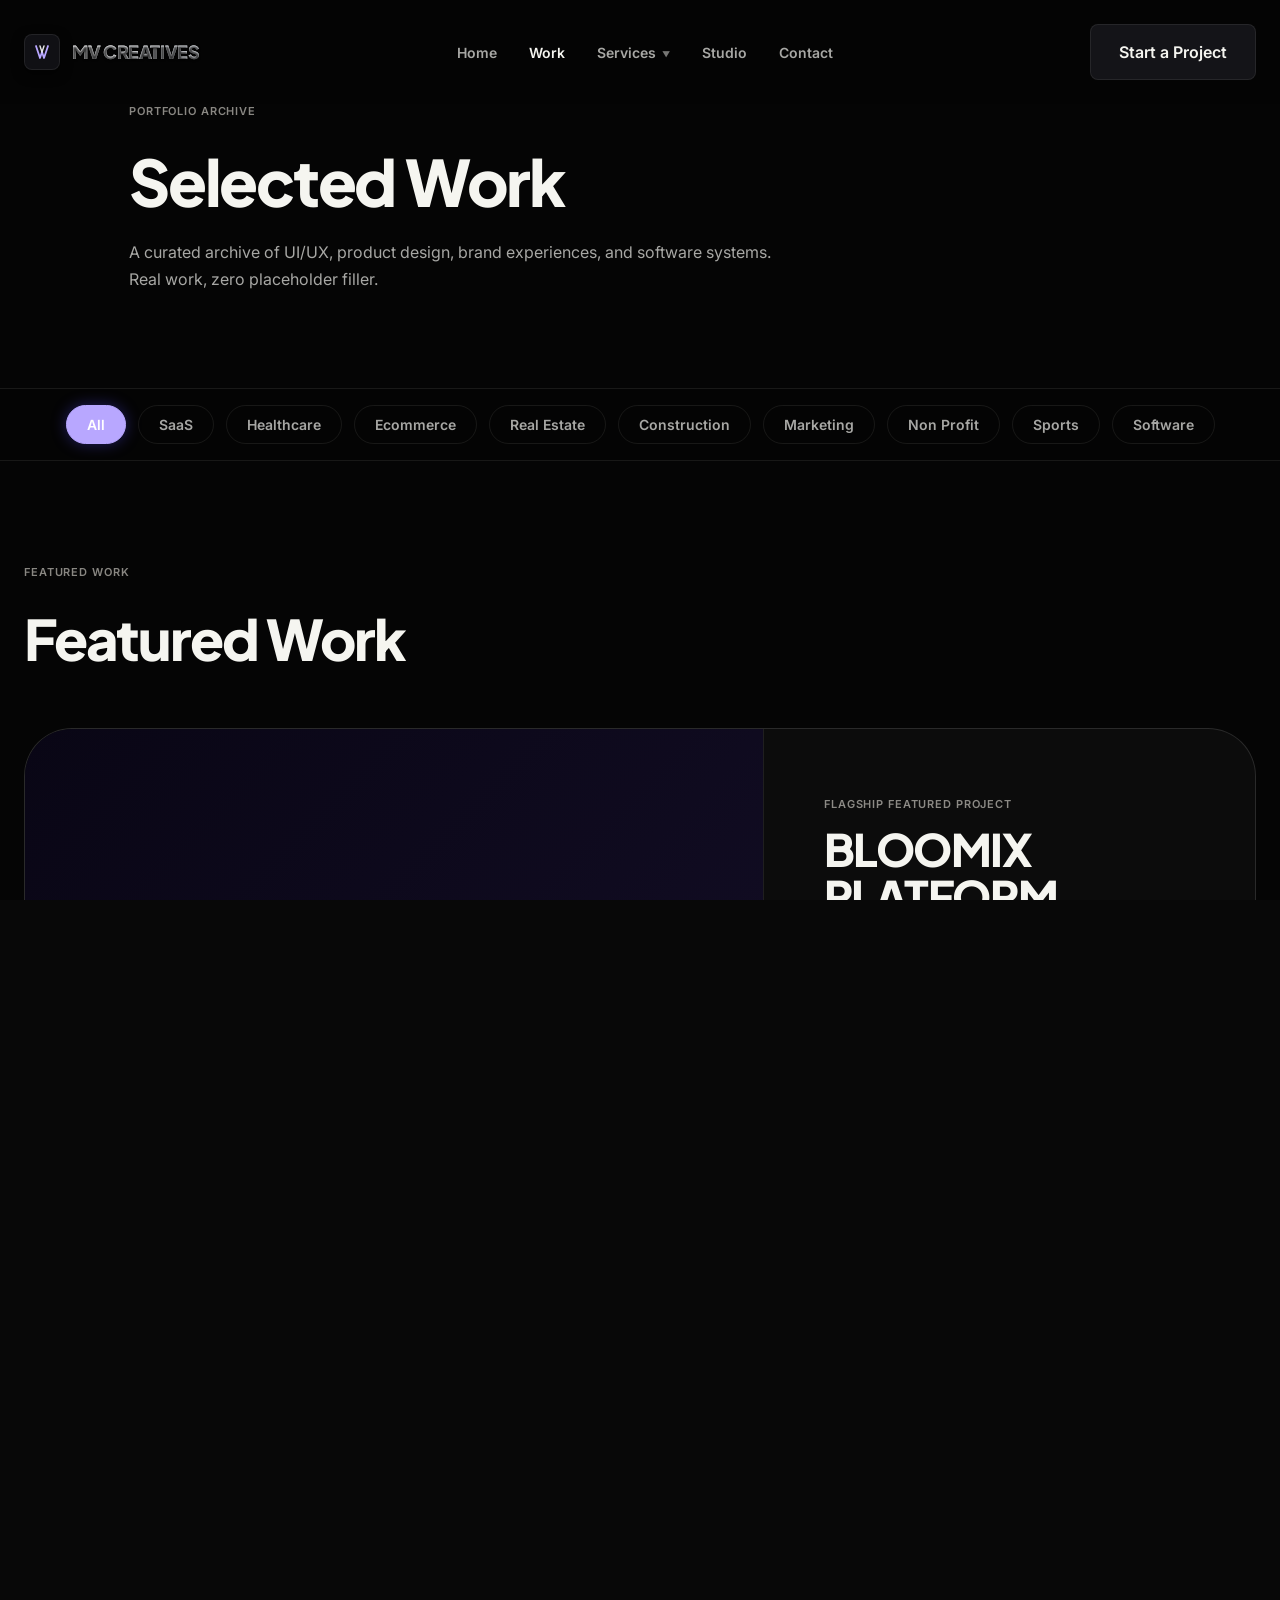
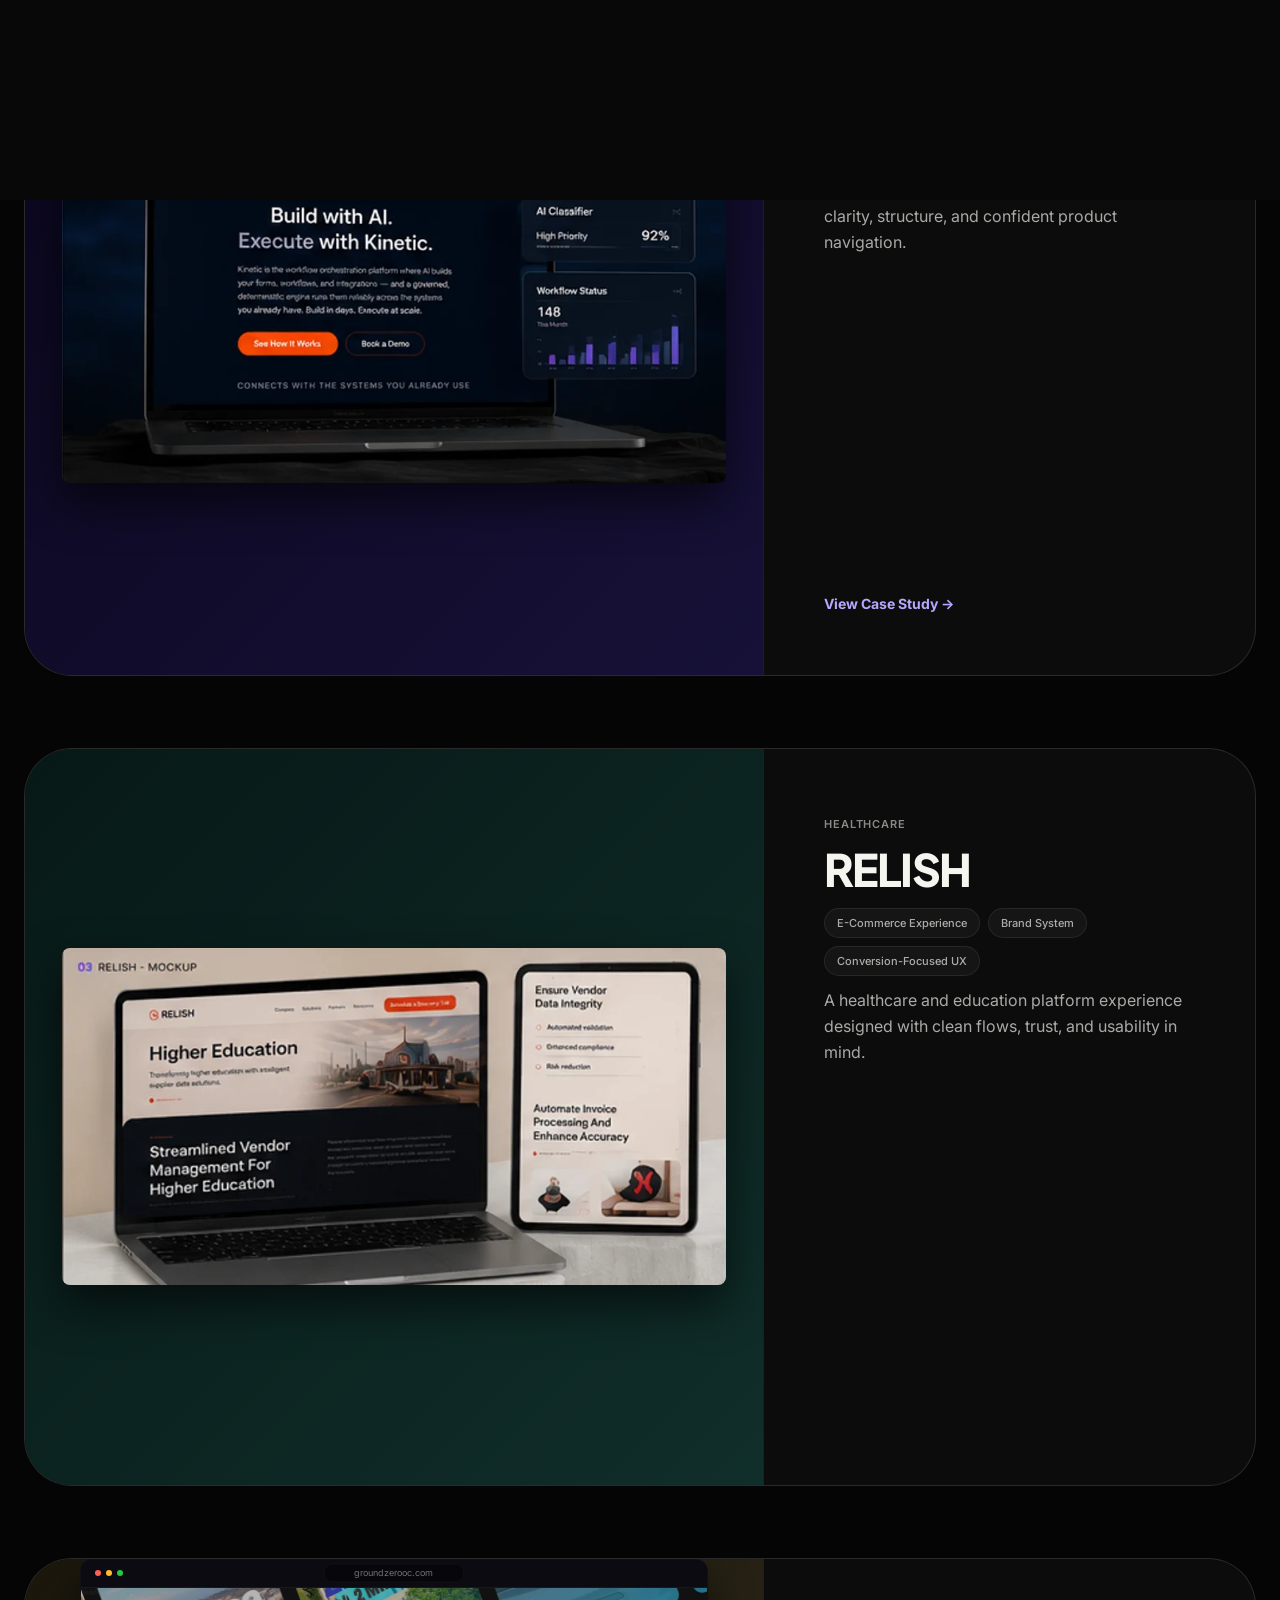
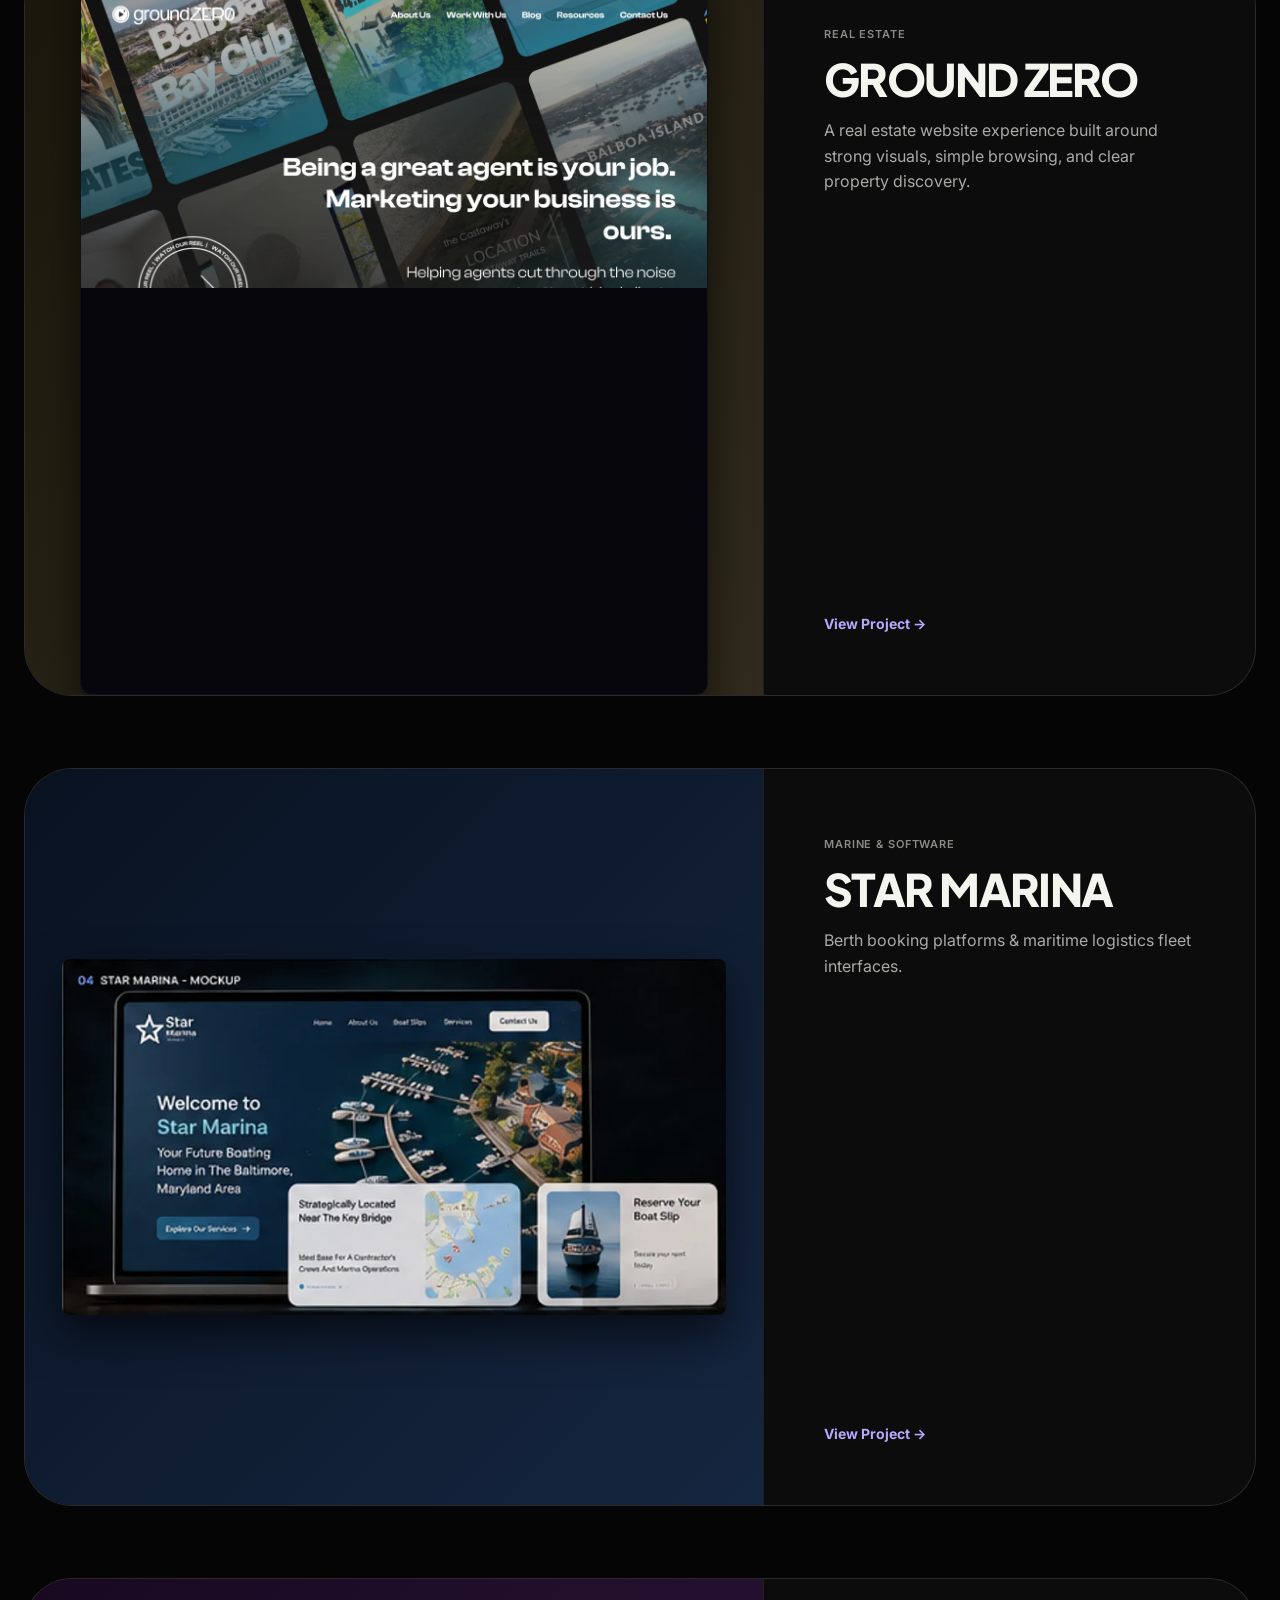
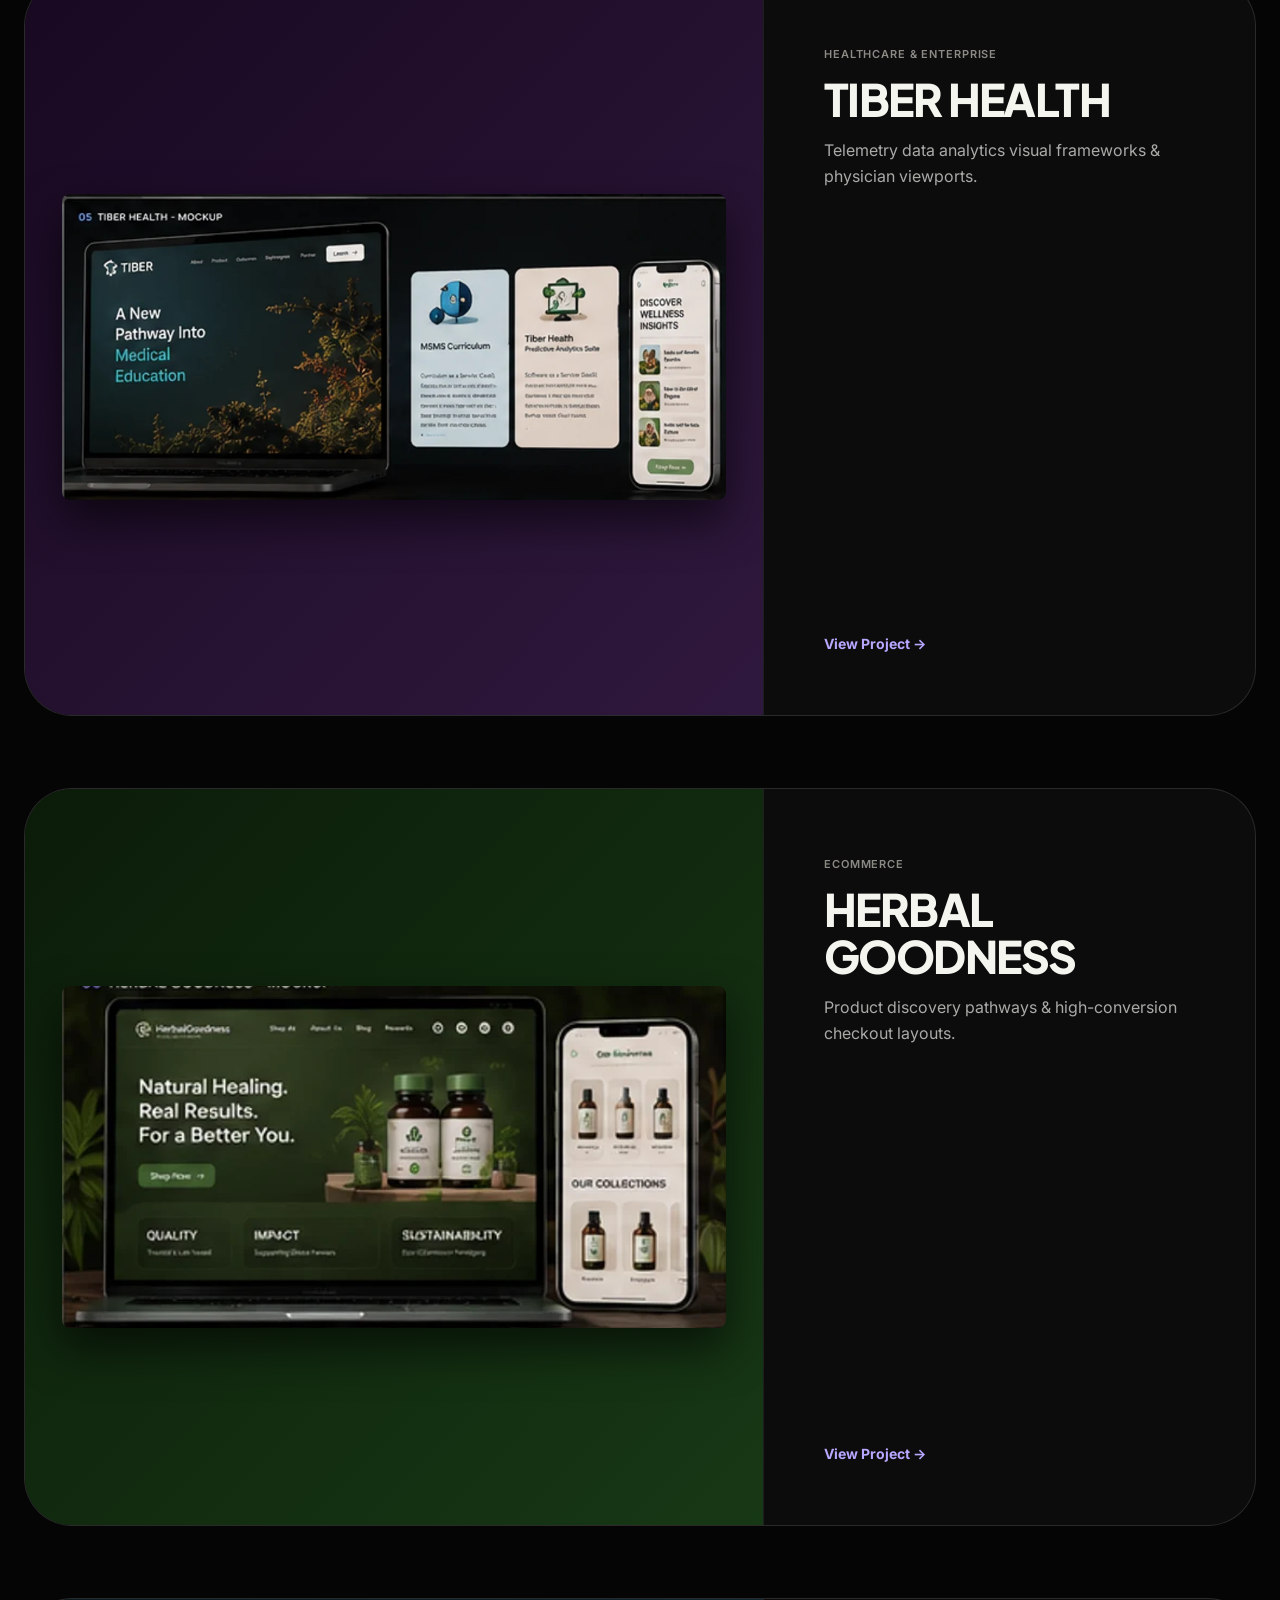
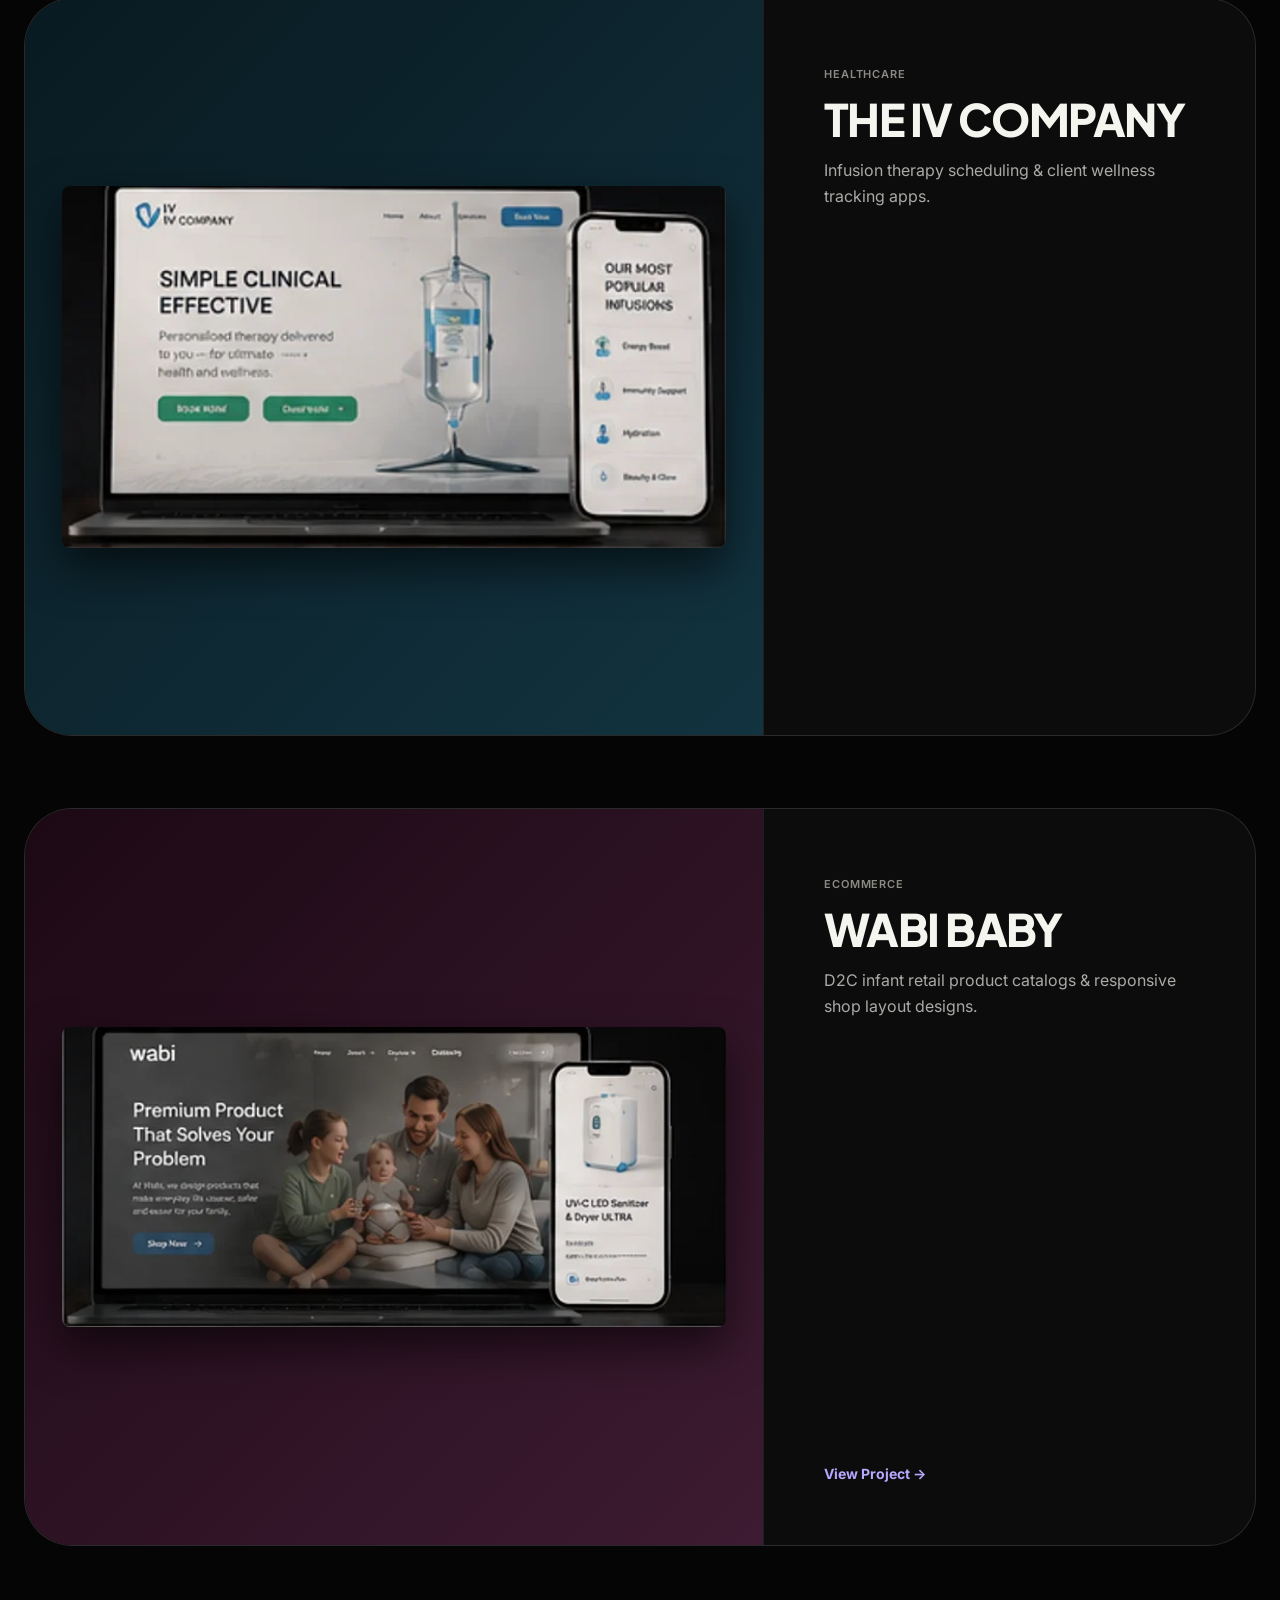
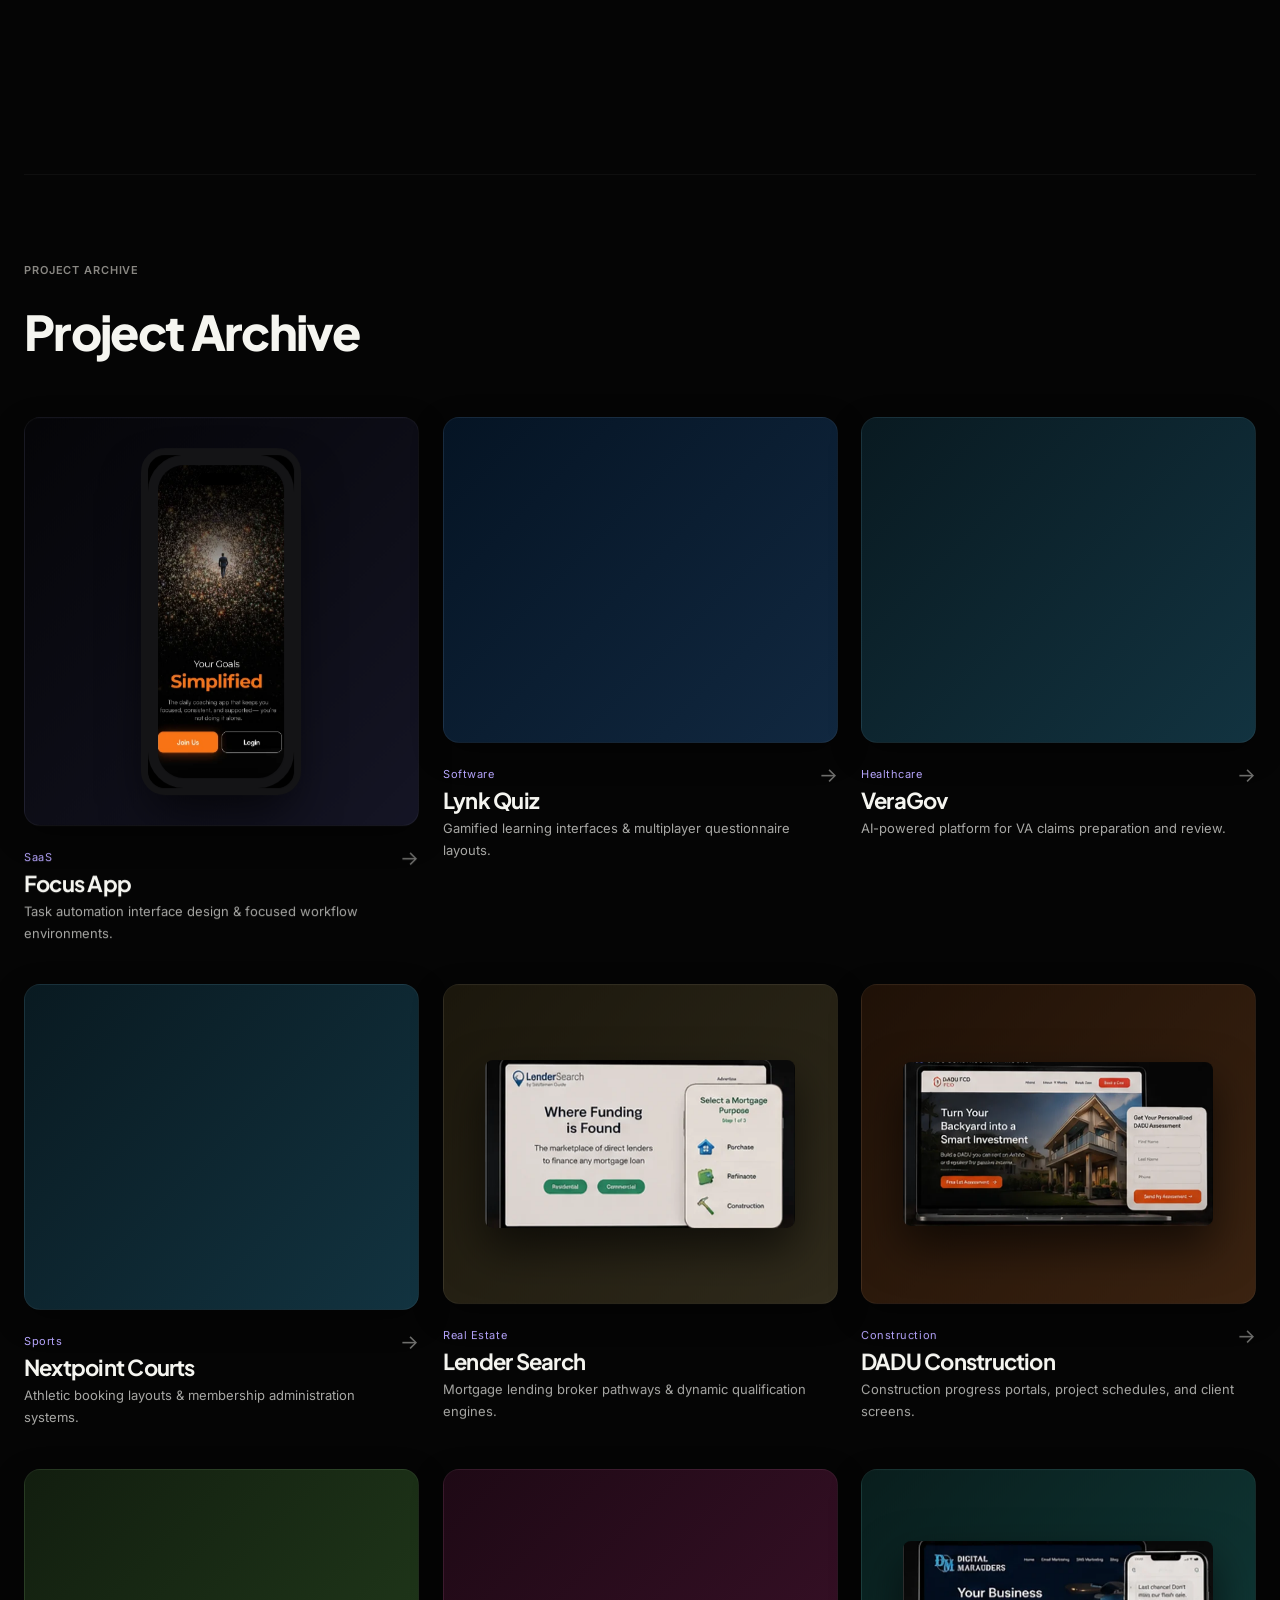
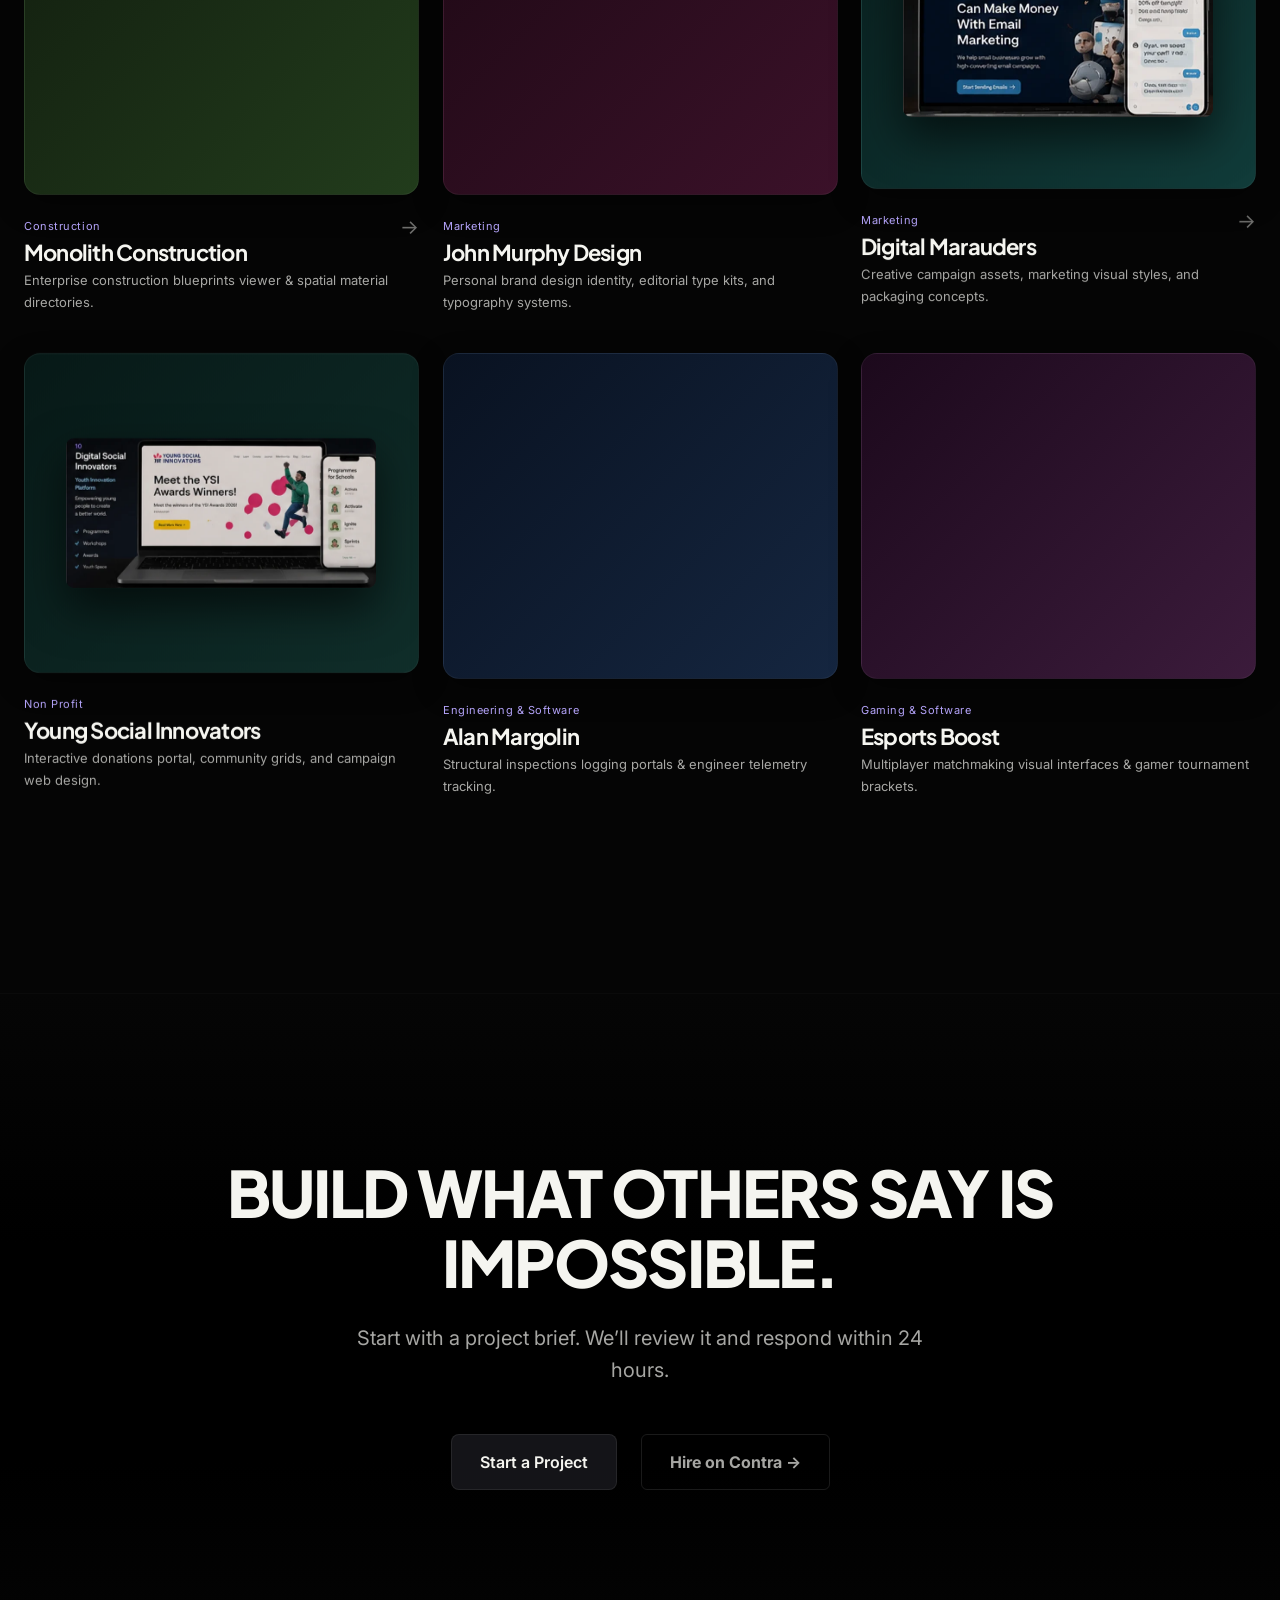
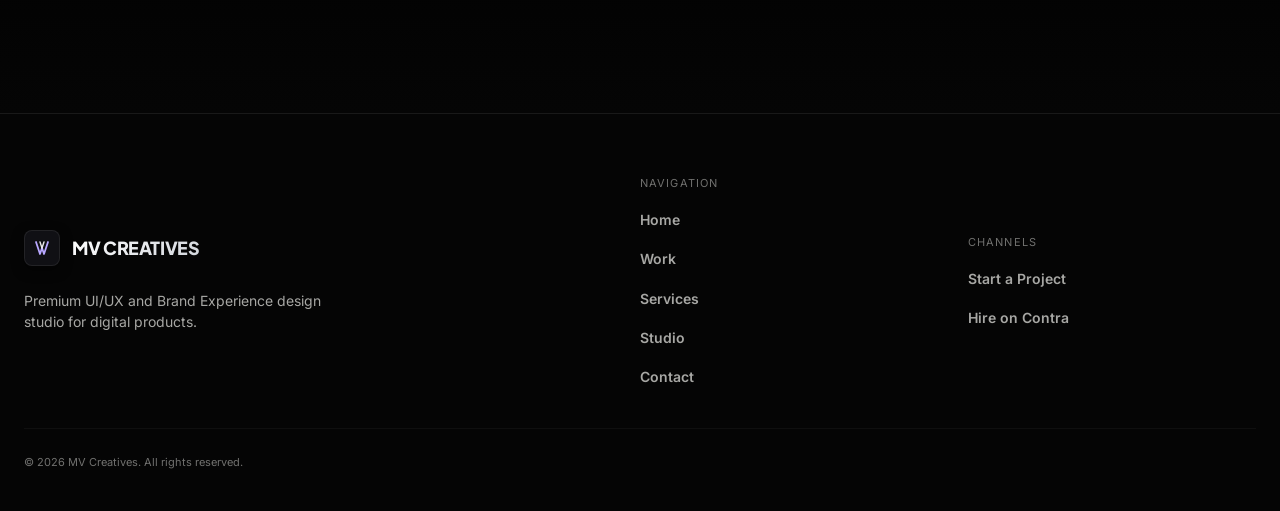
<file: work.html>
<!DOCTYPE html>
<html lang="en">
<head>
  <meta charset="UTF-8">
  <meta name="viewport" content="width=device-width, initial-scale=1.0">
  <title>Selected Work — MV Creatives | UI/UX & Brand Experience Portfolio</title>
  <meta name="description" content="Explore real creative and product design work by MV Creatives across SaaS, Healthcare, Ecommerce, Real Estate, Construction, Marketing, and Software.">
  
  <!-- Font preconnect & loading -->
  <link rel="preconnect" href="https://fonts.googleapis.com">
  <link rel="preconnect" href="https://fonts.gstatic.com" crossorigin>
  <link href="https://fonts.googleapis.com/css2?family=Inter:wght@400;600;700&family=JetBrains+Mono&family=Plus+Jakarta+Sans:wght@600;700;800&display=swap" rel="stylesheet">

    <!-- Favicon Monogram -->
  <link rel="icon" type="image/svg+xml" href="data:image/svg+xml,<svg xmlns=%22http://www.w3.org/2000/svg%22 viewBox=%220 0 100 100%22><path d=%22M20 20 L40 80 L50 50 L60 80 L80 20%22 fill=%22none%22 stroke=%22%23B8A7FF%22 stroke-width=%2210%22 stroke-linecap=%22round%22 stroke-linejoin=%22round%22/><path d=%22M40 20 L50 50 L60 20%22 fill=%22none%22 stroke=%22white%22 stroke-width=%228%22 stroke-linecap=%22round%22 stroke-linejoin=%22round%22/></svg>">
  <link rel="stylesheet" href="./index.css">
  <style>
    /* Specific Work Page card and layout config */
    .filter-pill {
      background-color: transparent;
      border: 1px solid var(--border-dark);
      color: var(--text-secondary);
      font-family: var(--font-body);
      font-size: 14px;
      font-weight: 600;
      padding: 10px 20px;
      border-radius: 20px;
      transition: all var(--transition-fast);
      cursor: pointer;
    }
    .filter-pill.active {
      background-color: var(--accent-primary);
      border-color: var(--accent-primary);
      color: #FFF;
      box-shadow: 0 0 15px rgba(79, 70, 229, 0.4);
    }
    .filter-pill:hover:not(.active) {
      border-color: rgba(255, 255, 255, 0.2);
      color: var(--text-primary);
    }
    
    .portfolio-grid-item {
      transition: opacity 300ms ease, transform 300ms ease;
    }
    
    .work-card-text {
      margin-top: 16px;
      display: flex;
      justify-content: space-between;
      align-items: flex-start;
    }
    .work-card-text .title-block span {
      font-family: var(--font-mono);
      font-size: 11px;
      color: var(--accent-primary);
      
      letter-spacing: 0.05em;
    }
    .work-card-text .title-block h3 {
      font-size: 22px;
      margin-top: 4px;
      font-weight: 700;
    }
    .work-card-text .title-block p {
      font-size: 13px;
      color: var(--text-secondary);
      margin-top: 6px;
    }
    .work-card-text .link-arrow {
      font-family: var(--font-mono);
      font-size: 20px;
      color: var(--text-muted);
      transition: color var(--transition-fast), transform var(--transition-fast);
    }

    .portfolio-card:hover .link-arrow {
      color: var(--accent-hover);
      transform: translateX(4px);
    }

    #archive-grid {
      display: grid !important;
      grid-template-columns: repeat(12, 1fr) !important;
      gap: 40px 24px !important;
    }
    #archive-grid .portfolio-grid-item {
      grid-column: span 4 !important;
      margin-top: 0 !important;
      display: block;
    }
    #archive-grid .browser-frame,
    #archive-grid .work-visual-box {
      height: 300px !important;
    }

    @media (max-width: 1023px) {
      #archive-grid {
        grid-template-columns: repeat(2, 1fr) !important;
        gap: 32px 24px !important;
      }
      #archive-grid .portfolio-grid-item {
        grid-column: span 1 !important;
      }
    }
    @media (max-width: 767px) {
      #archive-grid {
        grid-template-columns: 1fr !important;
        gap: 24px 0 !important;
      }
      #archive-grid .portfolio-grid-item {
        grid-column: span 1 !important;
      }
    }
  </style>
</head>
<body class="theme-dark">

  <!-- Global Navigation Header -->
  <header class="site-header scrolled" id="main-header">
    <div class="container header-container">
      <a href="./index.html" class="logotype" id="nav-logo" style="display: flex; align-items: center; gap: 12px; text-decoration: none;">
        <div style="background: #101014; border: 1px solid rgba(255, 255, 255, 0.08); border-radius: var(--radius-sm); width: 36px; height: 36px; display: flex; align-items: center; justify-content: center; box-shadow: 0 4px 12px rgba(0,0,0,0.5);">
          <svg xmlns="http://www.w3.org/2000/svg" viewBox="0 0 100 100" width="20" height="20" style="display: block;">
            <path d="M20 20 L40 80 L50 50 L60 80 L80 20" fill="none" stroke="var(--accent-primary)" stroke-width="9" stroke-linecap="round" stroke-linejoin="round" />
            <path d="M40 20 L50 50 L60 20" fill="none" stroke="rgba(255,255,255,0.9)" stroke-width="7" stroke-linecap="round" stroke-linejoin="round" />
          </svg>
        </div>
        <span style="font-family: var(--font-display); font-weight: 800; font-size: 18px; letter-spacing: -0.02em; background: linear-gradient(135deg, #FFF 0%, #D1D5DB 100%); -webkit-background-clip: text; -webkit-text-fill-color: transparent;">MV CREATIVES</span>
      </a>
      
      <nav class="site-nav" id="desktop-nav" aria-label="Main navigation menu">
        <ul>
          <li><a href="./index.html" id="nav-home">Home</a></li>
          <li><a href="./work.html" class="active" id="nav-work">Work</a></li>
          <li class="has-megamenu">
            <a href="./services.html" id="nav-services">Services <span class="nav-arrow">▼</span></a>
            <div class="megamenu-panel">
              <div class="megamenu-grid">
                <!-- Column 1: Design -->
                <div class="megamenu-col">
                  <span class="megamenu-heading">Design</span>
                  <ul class="megamenu-links">
                    <li>
                      <a href="./services.html#uiux">
                        <span class="link-title">UI/UX Design</span>
                        <span class="link-desc">High-fidelity interface systems</span>
                      </a>
                    </li>
                    <li>
                      <a href="./services.html#saas">
                        <span class="link-title">SaaS Product Design</span>
                        <span class="link-desc">Polished interfaces & user flows</span>
                      </a>
                    </li>
                    <li>
                      <a href="./services.html#mobile-app">
                        <span class="link-title">Mobile App Design</span>
                        <span class="link-desc">Responsive native viewport patterns</span>
                      </a>
                    </li>
                    <li>
                      <a href="./services.html#design-systems">
                        <span class="link-title">Design Systems</span>
                        <span class="link-desc">Visual consistency & style guidelines</span>
                      </a>
                    </li>
                    <li>
                      <a href="./services.html#ux-strategy">
                        <span class="link-title">UX Strategy</span>
                        <span class="link-desc">Product requirements & mapping</span>
                      </a>
                    </li>
                  </ul>
                </div>
                <!-- Column 2: Web -->
                <div class="megamenu-col">
                  <span class="megamenu-heading">Web</span>
                  <ul class="megamenu-links">
                    <li><a href="./services.html#website-design">Website Design</a></li>
                    <li><a href="./services.html#landing-pages">Landing Pages</a></li>
                    <li><a href="./services.html#webflow">Webflow Development</a></li>
                    <li><a href="./services.html#framer">Framer Development</a></li>
                    <li><a href="./services.html#wordpress">WordPress Development</a></li>
                  </ul>
                </div>
                <!-- Column 3: Product -->
                <div class="megamenu-col">
                  <span class="megamenu-heading">Product</span>
                  <ul class="megamenu-links">
                    <li><a href="./services.html#discovery">Product Discovery</a></li>
                    <li><a href="./services.html#architecture">Information Architecture</a></li>
                    <li><a href="./services.html#research">User Research</a></li>
                    <li><a href="./services.html#prototypes">Prototyping</a></li>
                    <li><a href="./services.html#audits">Product Audits</a></li>
                  </ul>
                </div>
                <!-- Column 4: Brand -->
                <div class="megamenu-col">
                  <span class="megamenu-heading">Brand</span>
                  <ul class="megamenu-links">
                    <li><a href="./services.html#branding">Brand Identity</a></li>
                    <li><a href="./services.html#visual-systems">Visual Systems</a></li>
                    <li><a href="./services.html#marketing-assets">Marketing Assets</a></li>
                    <li><a href="./services.html#creative-direction">Creative Direction</a></li>
                  </ul>
                </div>
                <!-- Featured Card -->
                <div class="megamenu-featured">
                  <div class="featured-card">
                    <div class="featured-img-container">
                      <img src="./screenshot_bloomix.webp" alt="Bloomix Flagship Mockup" />
                    </div>
                    <div class="featured-card-content">
                      <span class="featured-tag">Flagship Project</span>
                      <h4 class="featured-title">Bloomix</h4>
                      <span class="featured-subtitle">Multi-Product Ecosystem</span>
                      <p class="featured-desc">Unified product hub connecting multiple enterprise platforms through a shared design system.</p>
                      <a href="./case-study-bloomix.html" class="featured-btn">View Case Study →</a>
                    </div>
                  </div>
                </div>
              </div>
            </div>
          </li>
          <li><a href="./studio.html" id="nav-studio">Studio</a></li>
          <li><a href="./contact.html" id="nav-contact">Contact</a></li>
        </ul>
      </nav>
      
      <div class="header-cta">
        <a href="./contact.html" class="btn-primary" id="header-cta-btn">Start a Project</a>
      </div>
      
      <button class="mobile-nav-toggle" aria-label="Toggle main navigation menu" aria-expanded="false" aria-controls="mobile-menu-drawer" id="nav-toggle-btn">
        <svg xmlns="http://www.w3.org/2000/svg" width="24" height="24" fill="currentColor" viewBox="0 0 24 24" aria-hidden="true">
          <path d="M3 18h18v-2H3v2zm0-5h18v-2H3v2zm0-7v2h18V6H3z"/>
        </svg>
      </button>
    </div>
  </header>

  <!-- Mobile Drawer Menu -->
  <div class="mobile-drawer" id="mobile-menu-drawer" aria-label="Mobile navigation panel">
    <div style="position: absolute; top: 30px; left: 24px; display: flex; align-items: center; gap: 12px;">
      <div style="background: #101014; border: 1px solid rgba(255, 255, 255, 0.08); border-radius: var(--radius-sm); width: 36px; height: 36px; display: flex; align-items: center; justify-content: center; box-shadow: 0 4px 12px rgba(0,0,0,0.5);">
        <svg xmlns="http://www.w3.org/2000/svg" viewBox="0 0 100 100" width="20" height="20" style="display: block;">
          <path d="M20 20 L40 80 L50 50 L60 80 L80 20" fill="none" stroke="var(--accent-primary)" stroke-width="9" stroke-linecap="round" stroke-linejoin="round" />
          <path d="M40 20 L50 50 L60 20" fill="none" stroke="rgba(255,255,255,0.9)" stroke-width="7" stroke-linecap="round" stroke-linejoin="round" />
        </svg>
      </div>
      <span style="font-family: var(--font-display); font-weight: 800; font-size: 18px; letter-spacing: -0.02em; color: var(--text-primary);">MV CREATIVES</span>
    </div>
    <ul>
      <li><a href="./index.html" id="mob-nav-home">Home</a></li>
      <li><a href="./work.html" class="active" id="mob-nav-work">Work</a></li>
      <li class="mob-has-accordion">
        <a href="javascript:void(0);" id="mob-nav-services" class="accordion-trigger">Services <span class="mob-arrow">▼</span></a>
        <div class="mob-accordion-panel">
          <a href="./services.html#uiux">UI/UX Design</a>
          <a href="./services.html#saas">SaaS Product Design</a>
          <a href="./services.html#mobile-app">Mobile App Design</a>
          <a href="./services.html#website-design">Website Design</a>
          <a href="./services.html#webflow">Webflow Development</a>
          <a href="./services.html#design-systems">Design Systems</a>
          <a href="./services.html#branding">Brand Identity</a>
        </div>
      </li>
      <li><a href="./studio.html" id="mob-nav-studio">Studio</a></li>
      <li><a href="./contact.html" id="mob-nav-contact">Contact</a></li>
    </ul>
    <a href="./contact.html" class="btn-primary" style="text-align: center;" id="mob-cta-btn">Start a Project</a>
  </div>

  <main>

    <!-- Section 01: Hero -->
    <section class="section-padding theme-dark reveal-section" style="min-height: 40vh; display: flex; align-items: center; border-bottom: 1px solid var(--border-dark); background-color: var(--bg-primary);" id="work-hero">
      <div class="container grid-12" style="align-items: center; width: 100%;">
        <div style="grid-column: 2 / span 9;" class="reveal-on-scroll">
          <span class="eyebrow-label">Portfolio Archive</span>
          <h1 class="display-text" style="margin-top: 16px; margin-bottom: 24px; color: var(--text-primary); font-family: var(--font-display); font-size: clamp(36px, 5vw, 64px); ">
            Selected Work
          </h1>
          <p class="body-large" style="color: var(--text-secondary); max-width: 650px;">
            A curated archive of UI/UX, product design, brand experiences, and software systems. Real work, zero placeholder filler.
          </p>
        </div>
      </div>
    </section>

    <!-- Section 02: Sticky Filter Bar -->
    <div style="position: sticky; top: 72px; z-index: 50; border-bottom: 1px solid var(--border-dark); padding: 16px 0; background-color: rgba(5,5,5,0.95); backdrop-filter: blur(12px); -webkit-backdrop-filter: blur(12px);" id="sticky-filter-bar">
      <div class="container" style="display: flex; gap: 12px; align-items: center; flex-wrap: wrap; justify-content: center;" role="tablist" aria-label="Portfolio Category Filter">
        <button class="filter-pill active" data-filter="all" id="pill-all" role="tab" aria-selected="true">All</button>
        <button class="filter-pill" data-filter="saas" id="pill-saas" role="tab" aria-selected="false">SaaS</button>
        <button class="filter-pill" data-filter="healthcare" id="pill-healthcare" role="tab" aria-selected="false">Healthcare</button>
        <button class="filter-pill" data-filter="ecommerce" id="pill-ecommerce" role="tab" aria-selected="false">Ecommerce</button>
        <button class="filter-pill" data-filter="real-estate" id="pill-real-estate" role="tab" aria-selected="false">Real Estate</button>
        <button class="filter-pill" data-filter="construction" id="pill-construction" role="tab" aria-selected="false">Construction</button>
        <button class="filter-pill" data-filter="marketing" id="pill-marketing" role="tab" aria-selected="false">Marketing</button>
        <button class="filter-pill" data-filter="non-profit" id="pill-non-profit" role="tab" aria-selected="false">Non Profit</button>
        <button class="filter-pill" data-filter="sports" id="pill-sports" role="tab" aria-selected="false">Sports</button>
        <button class="filter-pill" data-filter="software" id="pill-software" role="tab" aria-selected="false">Software</button>
      </div>
    </div>

    <!-- Section 03: Stacked Portfolio Cards (Featured) & Archive Grid -->
    <section class="section-padding reveal-section" style="background-color: var(--bg-primary);" id="portfolio-masonry">
      <div class="container">
        
        <!-- SECTION 01: Featured Work -->
        <div style="margin-bottom: 60px;">
          <span class="eyebrow-label">Featured Work</span>
          <h2 style="font-size: clamp(32px, 5vw, 56px); margin-top: 16px; ">Featured Work</h2>
        </div>
        
        <div class="stacked-cards-container" id="featured-grid" style="margin-bottom: 120px;">
          
          <!-- Card 1: Bloomix (SaaS / Flagship) -->
          <div class="stacked-card portfolio-grid-item" data-category="saas" id="bloomix">
            <div class="stacked-card-visual" style="background: linear-gradient(135deg, #090615 0%, #150f29 100%); display: flex; align-items: center; justify-content: center; padding: 20px;">
              <img src="./screenshot_bloomix.webp" alt="Bloomix multi-product platform design system" style="width: 95%; height: auto; max-height: 95%; object-fit: contain; border-radius: var(--radius-sm); box-shadow: 0 20px 45px rgba(0,0,0,0.6);" srcset="./screenshot_bloomix-480w.webp 480w, ./screenshot_bloomix-768w.webp 768w, ./screenshot_bloomix.webp 1024w" sizes="(max-width: 767px) 100vw, (max-width: 1023px) 50vw, 800px" width="1024" height="655" decoding="async" loading="eager" fetchpriority="high" >
            </div>
            <div class="stacked-card-info">
              <div>
                <span class="eyebrow-label">Flagship Featured Project</span>
                <h3 class="card-title">Bloomix Platform</h3>
                <div style="display: flex; gap: 8px; flex-wrap: wrap; margin-top: 12px; margin-bottom: 12px;">
                  <span style="background: rgba(255, 255, 255, 0.04); border: 1px solid rgba(255, 255, 255, 0.08); padding: 5px 12px; border-radius: 100px; font-size: 11px; color: var(--text-secondary); font-weight: 500;">Multi-Product Ecosystem</span>
                  <span style="background: rgba(255, 255, 255, 0.04); border: 1px solid rgba(255, 255, 255, 0.08); padding: 5px 12px; border-radius: 100px; font-size: 11px; color: var(--text-secondary); font-weight: 500;">Design System</span>
                  <span style="background: rgba(255, 255, 255, 0.04); border: 1px solid rgba(255, 255, 255, 0.08); padding: 5px 12px; border-radius: 100px; font-size: 11px; color: var(--text-secondary); font-weight: 500;">SaaS Platform</span>
                </div>
                <p class="card-desc">Unified product hub and multi-product interface system designed to explore SaaS workflows, responsive layouts, and unified brand variables.</p>
              </div>
              <a href="./case-study-bloomix.html" class="view-project-link">View Case Study →</a>
            </div>
          </div>

          <!-- Card 2: Kinetic Data (SaaS) -->
          <div class="stacked-card portfolio-grid-item" data-category="saas" id="kinetic-data">
            <div class="stacked-card-visual" style="background: linear-gradient(135deg, #0a061c 0%, #171138 100%); display: flex; align-items: center; justify-content: center; padding: 20px;">
              <img src="./screenshot_kinetic_data.webp" alt="Kinetic Data SaaS workflow dashboard interface" style="width: 95%; height: auto; max-height: 95%; object-fit: contain; border-radius: var(--radius-sm); box-shadow: 0 20px 45px rgba(0,0,0,0.6);" srcset="./screenshot_kinetic_data-480w.webp 480w, ./screenshot_kinetic_data-768w.webp 768w, ./screenshot_kinetic_data.webp 1024w" sizes="(max-width: 767px) 100vw, (max-width: 1023px) 50vw, 800px" width="1024" height="655" decoding="async" loading="eager" fetchpriority="high" >
            </div>
            <div class="stacked-card-info">
              <div>
                <span class="eyebrow-label">SaaS & Software</span>
                <h3 class="card-title">Kinetic Data</h3>
                <div style="display: flex; gap: 8px; flex-wrap: wrap; margin-top: 12px; margin-bottom: 12px;">
                  <span style="background: rgba(255, 255, 255, 0.04); border: 1px solid rgba(255, 255, 255, 0.08); padding: 5px 12px; border-radius: 100px; font-size: 11px; color: var(--text-secondary); font-weight: 500;">AI Workflow Platform</span>
                  <span style="background: rgba(255, 255, 255, 0.04); border: 1px solid rgba(255, 255, 255, 0.08); padding: 5px 12px; border-radius: 100px; font-size: 11px; color: var(--text-secondary); font-weight: 500;">Dashboard Experience</span>
                  <span style="background: rgba(255, 255, 255, 0.04); border: 1px solid rgba(255, 255, 255, 0.08); padding: 5px 12px; border-radius: 100px; font-size: 11px; color: var(--text-secondary); font-weight: 500;">Product Design</span>
                </div>
                <p class="card-desc">A workflow platform interface shaped around clarity, structure, and confident product navigation.</p>
              </div>
              <a href="./case-study.html" class="view-project-link">View Case Study →</a>
            </div>
          </div>

          <!-- Card 3: Relish (Healthcare) -->
          <div class="stacked-card portfolio-grid-item" data-category="healthcare" id="relish">
            <div class="stacked-card-visual" style="background: linear-gradient(135deg, #071917 0%, #102e2a 100%); display: flex; align-items: center; justify-content: center; padding: 20px;">
              <img src="./screenshot_relish.webp" alt="Relish healthcare product experience design" style="width: 95%; height: auto; max-height: 95%; object-fit: contain; border-radius: var(--radius-sm); box-shadow: 0 20px 45px rgba(0,0,0,0.6);" srcset="./screenshot_relish-480w.webp 480w, ./screenshot_relish-768w.webp 768w, ./screenshot_relish.webp 1024w" sizes="(max-width: 767px) 100vw, (max-width: 1023px) 50vw, 800px" width="1024" height="655" decoding="async" loading="eager" fetchpriority="high" >
            </div>
            <div class="stacked-card-info">
              <div>
                <span class="eyebrow-label">Healthcare</span>
                <h3 class="card-title">Relish</h3>
                <div style="display: flex; gap: 8px; flex-wrap: wrap; margin-top: 12px; margin-bottom: 12px;">
                  <span style="background: rgba(255, 255, 255, 0.04); border: 1px solid rgba(255, 255, 255, 0.08); padding: 5px 12px; border-radius: 100px; font-size: 11px; color: var(--text-secondary); font-weight: 500;">E-Commerce Experience</span>
                  <span style="background: rgba(255, 255, 255, 0.04); border: 1px solid rgba(255, 255, 255, 0.08); padding: 5px 12px; border-radius: 100px; font-size: 11px; color: var(--text-secondary); font-weight: 500;">Brand System</span>
                  <span style="background: rgba(255, 255, 255, 0.04); border: 1px solid rgba(255, 255, 255, 0.08); padding: 5px 12px; border-radius: 100px; font-size: 11px; color: var(--text-secondary); font-weight: 500;">Conversion-Focused UX</span>
                </div>
                <p class="card-desc">A healthcare and education platform experience designed with clean flows, trust, and usability in mind.</p>
              </div>
            </div>
          </div>

          <!-- Card 4: Ground Zero (Real Estate) -->
          <div class="stacked-card portfolio-grid-item" data-category="real-estate" id="ground-zero">
            <div class="stacked-card-visual" style="background: linear-gradient(135deg, #1b170c 0%, #302b1c 100%);">
              <div class="browser-frame" style="width: 85%; margin: auto;">
                <div class="browser-header">
                  <div class="browser-dots"><span class="dot"></span><span class="dot"></span><span class="dot"></span></div>
                  <div class="browser-address">groundzerooc.com</div>
                </div>
                <div class="browser-content" style="height: 300px;">
                  <img src="./screenshot_ground_zero.webp" alt="Ground Zero real estate website experience" srcset="./screenshot_ground_zero-480w.webp 480w, ./screenshot_ground_zero-768w.webp 768w, ./screenshot_ground_zero.webp 1024w" sizes="(max-width: 767px) 100vw, (max-width: 1023px) 50vw, 800px" width="1024" height="655" decoding="async" loading="lazy" >
                </div>
              </div>
            </div>
            <div class="stacked-card-info">
              <div>
                <span class="eyebrow-label">Real Estate</span>
                <h3 class="card-title">Ground Zero</h3>
                <p class="card-desc">A real estate website experience built around strong visuals, simple browsing, and clear property discovery.</p>
              </div>
              <a href="https://groundzerooc.com" target="_blank" class="view-project-link">View Project →</a>
            </div>
          </div>

          <!-- Card 5: Star Marina (Software) -->
          <div class="stacked-card portfolio-grid-item" data-category="software" id="star-marina">
            <div class="stacked-card-visual" style="background: linear-gradient(135deg, #091221 0%, #152640 100%); display: flex; align-items: center; justify-content: center; padding: 20px;">
              <img src="./screenshot_star_marina.webp" alt="Star Marina booking system design" style="width: 95%; height: auto; max-height: 95%; object-fit: contain; border-radius: var(--radius-sm); box-shadow: 0 20px 45px rgba(0,0,0,0.6);" srcset="./screenshot_star_marina-480w.webp 480w, ./screenshot_star_marina-768w.webp 768w, ./screenshot_star_marina.webp 1024w" sizes="(max-width: 767px) 100vw, (max-width: 1023px) 50vw, 800px" width="1024" height="655" decoding="async" loading="lazy" >
            </div>
            <div class="stacked-card-info">
              <div>
                <span class="eyebrow-label">Marine & Software</span>
                <h3 class="card-title">Star Marina</h3>
                <p class="card-desc">Berth booking platforms & maritime logistics fleet interfaces.</p>
              </div>
              <a href="https://star-marina.com" target="_blank" class="view-project-link">View Project →</a>
            </div>
          </div>

          <!-- Card 6: Tiber Health (Healthcare) -->
          <div class="stacked-card portfolio-grid-item" data-category="healthcare" id="tiber-health">
            <div class="stacked-card-visual" style="background: linear-gradient(135deg, #180921 0%, #2f183d 100%); display: flex; align-items: center; justify-content: center; padding: 20px;">
              <img src="./screenshot_tiber_health.webp" alt="Tiber Health platform screens" style="width: 95%; height: auto; max-height: 95%; object-fit: contain; border-radius: var(--radius-sm); box-shadow: 0 20px 45px rgba(0,0,0,0.6);" srcset="./screenshot_tiber_health-480w.webp 480w, ./screenshot_tiber_health-768w.webp 768w, ./screenshot_tiber_health.webp 1024w" sizes="(max-width: 767px) 100vw, (max-width: 1023px) 50vw, 800px" width="1024" height="655" decoding="async" loading="lazy" >
            </div>
            <div class="stacked-card-info">
              <div>
                <span class="eyebrow-label">Healthcare & Enterprise</span>
                <h3 class="card-title">Tiber Health</h3>
                <p class="card-desc">Telemetry data analytics visual frameworks & physician viewports.</p>
              </div>
              <a href="https://www.tiberhealth.com" target="_blank" class="view-project-link">View Project →</a>
            </div>
          </div>

          <!-- Card 7: Herbal Goodness (Ecommerce) -->
          <div class="stacked-card portfolio-grid-item" data-category="ecommerce" id="herbal-goodness">
            <div class="stacked-card-visual" style="background: linear-gradient(135deg, #0b1c09 0%, #173815 100%); display: flex; align-items: center; justify-content: center; padding: 20px;">
              <img src="./screenshot_herbal_goodness.webp" alt="Herbal Goodness e-commerce layout" style="width: 95%; height: auto; max-height: 95%; object-fit: contain; border-radius: var(--radius-sm); box-shadow: 0 20px 45px rgba(0,0,0,0.6);" srcset="./screenshot_herbal_goodness-480w.webp 480w, ./screenshot_herbal_goodness-768w.webp 768w, ./screenshot_herbal_goodness.webp 1024w" sizes="(max-width: 767px) 100vw, (max-width: 1023px) 50vw, 800px" width="1024" height="655" decoding="async" loading="lazy" >
            </div>
            <div class="stacked-card-info">
              <div>
                <span class="eyebrow-label">Ecommerce</span>
                <h3 class="card-title">Herbal Goodness</h3>
                <p class="card-desc">Product discovery pathways & high-conversion checkout layouts.</p>
              </div>
              <a href="https://www.herbalgoodnessco.com" target="_blank" class="view-project-link">View Project →</a>
            </div>
          </div>

          <!-- Card 8: The IV Company (Healthcare) -->
          <div class="stacked-card portfolio-grid-item" data-category="healthcare" id="the-iv-company">
            <div class="stacked-card-visual" style="background: linear-gradient(135deg, #091a21 0%, #123340 100%); display: flex; align-items: center; justify-content: center; padding: 20px;">
              <img src="./screenshot_the_iv_company.webp" alt="The IV Company interface design" style="width: 95%; height: auto; max-height: 95%; object-fit: contain; border-radius: var(--radius-sm); box-shadow: 0 20px 45px rgba(0,0,0,0.6);" srcset="./screenshot_the_iv_company-480w.webp 480w, ./screenshot_the_iv_company-768w.webp 768w, ./screenshot_the_iv_company.webp 1024w" sizes="(max-width: 767px) 100vw, (max-width: 1023px) 50vw, 800px" width="1024" height="655" decoding="async" loading="lazy" >
            </div>
            <div class="stacked-card-info">
              <div>
                <span class="eyebrow-label">Healthcare</span>
                <h3 class="card-title">The IV Company</h3>
                <p class="card-desc">Infusion therapy scheduling & client wellness tracking apps.</p>
              </div>
            </div>
          </div>

          <!-- Card 9: Wabi Baby (Ecommerce) -->
          <div class="stacked-card portfolio-grid-item" data-category="ecommerce" id="wabi-baby">
            <div class="stacked-card-visual" style="background: linear-gradient(135deg, #1c0914 0%, #3d1b32 100%); display: flex; align-items: center; justify-content: center; padding: 20px;">
              <img src="./screenshot_wabi_baby.webp" alt="Wabi Baby retail shop layout" style="width: 95%; height: auto; max-height: 95%; object-fit: contain; border-radius: var(--radius-sm); box-shadow: 0 20px 45px rgba(0,0,0,0.6);" srcset="./screenshot_wabi_baby-480w.webp 480w, ./screenshot_wabi_baby-768w.webp 768w, ./screenshot_wabi_baby.webp 1024w" sizes="(max-width: 767px) 100vw, (max-width: 1023px) 50vw, 800px" width="1024" height="655" decoding="async" loading="lazy" >
            </div>
            <div class="stacked-card-info">
              <div>
                <span class="eyebrow-label">Ecommerce</span>
                <h3 class="card-title">Wabi Baby</h3>
                <p class="card-desc">D2C infant retail product catalogs & responsive shop layout designs.</p>
              </div>
              <a href="https://www.wabibaby.com" target="_blank" class="view-project-link">View Project →</a>
            </div>
          </div>

        </div>

        <!-- SECTION 02: Project Archive -->
        <div class="archive-title-container">
          <span class="eyebrow-label">Project Archive</span>
          <h2 style="font-size: clamp(32px, 4vw, 48px); margin-top: 16px; ">Project Archive</h2>
        </div>

        <div class="work-grid-view" id="archive-grid">
          
          <!-- Card 9: Focus App (SaaS) -->
          <div class="portfolio-grid-item portfolio-card reveal-card" data-category="saas" id="focus-app">
            <a href="https://www.figma.com/design/Mw6CO5cJ4etj5NvW5v5fps/Focus-App---Client-view-" target="_blank" style="display: block;">
              <div class="mockup-container" style="background: linear-gradient(135deg, #050508 0%, #151525 100%); padding: 30px 12px;">
                <div class="phone-mockup">
                  <div class="phone-screen">
                    <div class="phone-dynamic-island"></div>
                    <div class="phone-viewport">
                      <img src="./screenshot_focus_app.webp" alt="Focus App mobile interface design" srcset="./screenshot_focus_app-480w.webp 480w, ./screenshot_focus_app-768w.webp 768w, ./screenshot_focus_app.webp 1024w" sizes="(max-width: 767px) 100vw, (max-width: 1023px) 50vw, 800px" width="1024" height="655" decoding="async" loading="lazy" >
                    </div>
                  </div>
                </div>
              </div>
              <div class="work-card-text">
                <div class="title-block">
                  <span>SaaS</span>
                  <h3>Focus App</h3>
                  <p>Task automation interface design & focused workflow environments.</p>
                </div>
                <div class="link-arrow">→</div>
              </div>
            </a>
          </div>


          <!-- Card 10: Lynk Quiz (Software) -->
          <div class="portfolio-grid-item portfolio-card reveal-card" data-category="software" id="lynk-quiz">
            <a href="https://www.figma.com/design/uu5pcTCbdRhbTUiM8Sl39j/lynk-Start-Quiz--FF" target="_blank" style="display: block;">
              <div class="mockup-container" style="background: linear-gradient(135deg, #051424 0%, #112840 100%); padding: 30px 12px;">
                <div class="macbook-mockup">
                  <div class="macbook-screen">
                    <div class="macbook-webcam"></div>
                    <div class="macbook-viewport">
                      <img src="./screenshot_lynk_quiz.webp" alt="Lynk Quiz platform interface design" srcset="./screenshot_lynk_quiz-480w.webp 480w, ./screenshot_lynk_quiz-768w.webp 768w, ./screenshot_lynk_quiz.webp 1024w" sizes="(max-width: 767px) 100vw, (max-width: 1023px) 50vw, 800px" width="1024" height="655" decoding="async" loading="lazy" >
                    </div>
                  </div>
                  <div class="macbook-base">
                    <div class="macbook-notch"></div>
                  </div>
                </div>
              </div>
              <div class="work-card-text">
                <div class="title-block">
                  <span>Software</span>
                  <h3>Lynk Quiz</h3>
                  <p>Gamified learning interfaces & multiplayer questionnaire layouts.</p>
                </div>
                <div class="link-arrow">→</div>
              </div>
            </a>
          </div>


          <!-- Card 11: VeraGov (Healthcare) -->
          <div class="portfolio-grid-item portfolio-card reveal-card" data-category="healthcare" id="vera-grov">
            <a href="https://www.figma.com/design/yBr5sB2T8lfTVaJwXci4DI/Vera-Grov-FF" target="_blank" style="display: block;">
              <div class="mockup-container" style="background: linear-gradient(135deg, #091a21 0%, #123340 100%); padding: 30px 12px;">
                <div class="macbook-mockup">
                  <div class="macbook-screen">
                    <div class="macbook-webcam"></div>
                    <div class="macbook-viewport">
                      <img src="./screenshot_vera_grov.webp" alt="VeraGov platform interface design" srcset="./screenshot_vera_grov-480w.webp 480w, ./screenshot_vera_grov-768w.webp 768w, ./screenshot_vera_grov.webp 1024w" sizes="(max-width: 767px) 100vw, (max-width: 1023px) 50vw, 800px" width="1024" height="655" decoding="async" loading="lazy" >
                    </div>
                  </div>
                  <div class="macbook-base">
                    <div class="macbook-notch"></div>
                  </div>
                </div>
              </div>
              <div class="work-card-text">
                <div class="title-block">
                  <span>Healthcare</span>
                  <h3>VeraGov</h3>
                  <p>AI-powered platform for VA claims preparation and review.</p>
                </div>
                <div class="link-arrow">→</div>
              </div>
            </a>
          </div>

          <!-- Card 12: Nextpoint Courts (Sports) -->
          <div class="portfolio-grid-item portfolio-card reveal-card" data-category="sports" id="nextpoint-courts">
            <a href="https://www.figma.com/design/INJXBaM0pTz0l2FMqtHEhz/UI-UX-Portfolio" target="_blank" style="display: block;">
              <div class="mockup-container" style="background: linear-gradient(135deg, #091a21 0%, #123340 100%); padding: 30px 12px;">
                <div class="macbook-mockup">
                  <div class="macbook-screen">
                    <div class="macbook-webcam"></div>
                    <div class="macbook-viewport">
                      <img src="./screenshot_nextpoint_courts.webp" alt="Nextpoint Courts platform interface design" srcset="./screenshot_nextpoint_courts-480w.webp 480w, ./screenshot_nextpoint_courts-768w.webp 768w, ./screenshot_nextpoint_courts.webp 1024w" sizes="(max-width: 767px) 100vw, (max-width: 1023px) 50vw, 800px" width="1024" height="655" decoding="async" loading="lazy" >
                    </div>
                  </div>
                  <div class="macbook-base">
                    <div class="macbook-notch"></div>
                  </div>
                </div>
              </div>
              <div class="work-card-text">
                <div class="title-block">
                  <span>Sports</span>
                  <h3>Nextpoint Courts</h3>
                  <p>Athletic booking layouts & membership administration systems.</p>
                </div>
                <div class="link-arrow">→</div>
              </div>
            </a>
          </div>

          <!-- Card 13: Lender Search (Real Estate) -->
          <div class="portfolio-grid-item portfolio-card reveal-card" data-category="real-estate" id="lender-search">
            <div class="portfolio-card-inner no-link" style="display: block;">
              <div class="mockup-container" style="background: linear-gradient(135deg, #1b170c 0%, #302b1c 100%); padding: 24px; display: flex; align-items: center; justify-content: center; height: 320px;">
                <img src="./screenshot_lender_search.webp" alt="Lender Search broker interface" style="width: 90%; height: auto; max-height: 90%; object-fit: contain; border-radius: var(--radius-sm); box-shadow: 0 20px 45px rgba(0,0,0,0.6);" srcset="./screenshot_lender_search-480w.webp 480w, ./screenshot_lender_search-768w.webp 768w, ./screenshot_lender_search.webp 1024w" sizes="(max-width: 767px) 100vw, (max-width: 1023px) 50vw, 800px" width="1024" height="655" decoding="async" loading="lazy" >
              </div>
              <div class="work-card-text">
                <div class="title-block">
                  <span>Real Estate</span>
                  <h3>Lender Search</h3>
                  <p>Mortgage lending broker pathways & dynamic qualification engines.</p>
                </div>
              </div>
            </div>
          </div>

          <!-- Card 14: DADU Construction (Construction) -->
          <div class="portfolio-grid-item portfolio-card reveal-card" data-category="construction" id="dadu-construction">
            <a href="https://seattledadu.com" target="_blank" style="display: block;">
              <div class="mockup-container" style="background: linear-gradient(135deg, #1f1107 0%, #3b2311 100%); padding: 24px; display: flex; align-items: center; justify-content: center; height: 320px;">
                <img src="./screenshot_dadu_construction.webp" alt="DADU Construction portal design" style="width: 90%; height: auto; max-height: 90%; object-fit: contain; border-radius: var(--radius-sm); box-shadow: 0 20px 45px rgba(0,0,0,0.6);" srcset="./screenshot_dadu_construction-480w.webp 480w, ./screenshot_dadu_construction-768w.webp 768w, ./screenshot_dadu_construction.webp 1024w" sizes="(max-width: 767px) 100vw, (max-width: 1023px) 50vw, 800px" width="1024" height="655" decoding="async" loading="lazy" >
              </div>
              <div class="work-card-text">
                <div class="title-block">
                  <span>Construction</span>
                  <h3>DADU Construction</h3>
                  <p>Construction progress portals, project schedules, and client screens.</p>
                </div>
                <div class="link-arrow">→</div>
              </div>
            </a>
          </div>

          <!-- Card 15: Monolith Construction (Construction) -->
          <div class="portfolio-grid-item portfolio-card reveal-card" data-category="construction" id="monolith-construction">
            <a href="https://www.monolithconstruction.com.ph" target="_blank" style="display: block;">
              <div class="mockup-container" style="background: linear-gradient(135deg, #121e0f 0%, #223c1c 100%); padding: 30px 12px;">
                <div class="macbook-mockup">
                  <div class="macbook-screen">
                    <div class="macbook-webcam"></div>
                    <div class="macbook-viewport">
                      <img src="./screenshot_monolith_construction.webp" alt="Monolith Construction viewer design" srcset="./screenshot_monolith_construction-480w.webp 480w, ./screenshot_monolith_construction-768w.webp 768w, ./screenshot_monolith_construction.webp 1024w" sizes="(max-width: 767px) 100vw, (max-width: 1023px) 50vw, 800px" width="1024" height="655" decoding="async" loading="lazy" >
                    </div>
                  </div>
                  <div class="macbook-base">
                    <div class="macbook-notch"></div>
                  </div>
                </div>
              </div>
              <div class="work-card-text">
                <div class="title-block">
                  <span>Construction</span>
                  <h3>Monolith Construction</h3>
                  <p>Enterprise construction blueprints viewer & spatial material directories.</p>
                </div>
                <div class="link-arrow">→</div>
              </div>
            </a>
          </div>

          <!-- Card 16: John Murphy (Marketing) -->
          <div class="portfolio-grid-item portfolio-card reveal-card" data-category="marketing" id="john-murphy">
            <div class="portfolio-card-inner no-link" style="display: block;">
              <div class="mockup-container" style="background: linear-gradient(135deg, #1e0915 0%, #3b1129 100%); padding: 30px 12px;">
                <div class="macbook-mockup">
                  <div class="macbook-screen">
                    <div class="macbook-webcam"></div>
                    <div class="macbook-viewport">
                      <img src="./screenshot_john_murphy.webp" alt="John Murphy brand style interface design" srcset="./screenshot_john_murphy-480w.webp 480w, ./screenshot_john_murphy-768w.webp 768w, ./screenshot_john_murphy.webp 1024w" sizes="(max-width: 767px) 100vw, (max-width: 1023px) 50vw, 800px" width="1024" height="655" decoding="async" loading="lazy" >
                    </div>
                  </div>
                  <div class="macbook-base">
                    <div class="macbook-notch"></div>
                  </div>
                </div>
              </div>
              <div class="work-card-text">
                <div class="title-block">
                  <span>Marketing</span>
                  <h3>John Murphy Design</h3>
                  <p>Personal brand design identity, editorial type kits, and typography systems.</p>
                </div>
              </div>
            </div>
          </div>

          <!-- Card 17: Digital Marauders (Marketing) -->
          <div class="portfolio-grid-item portfolio-card reveal-card" data-category="marketing" id="digital-marauders">
            <a href="https://www.digitalmarauders.com" target="_blank" style="display: block;">
              <div class="mockup-container" style="background: linear-gradient(135deg, #091e1d 0%, #113c3a 100%); padding: 24px; display: flex; align-items: center; justify-content: center; height: 320px;">
                <img src="./screenshot_digital_marauders.webp" alt="Digital Marauders brand interface design" style="width: 90%; height: auto; max-height: 90%; object-fit: contain; border-radius: var(--radius-sm); box-shadow: 0 20px 45px rgba(0,0,0,0.6);" srcset="./screenshot_digital_marauders-480w.webp 480w, ./screenshot_digital_marauders-768w.webp 768w, ./screenshot_digital_marauders.webp 1024w" sizes="(max-width: 767px) 100vw, (max-width: 1023px) 50vw, 800px" width="1024" height="655" decoding="async" loading="lazy" >
              </div>
              <div class="work-card-text">
                <div class="title-block">
                  <span>Marketing</span>
                  <h3>Digital Marauders</h3>
                  <p>Creative campaign assets, marketing visual styles, and packaging concepts.</p>
                </div>
                <div class="link-arrow">→</div>
              </div>
            </a>
          </div>


          <!-- Card 20: YSI (Non Profit) -->
          <div class="portfolio-grid-item portfolio-card reveal-card" data-category="non-profit" id="ysi">
            <div class="portfolio-card-inner no-link" style="display: block;">
              <div class="mockup-container" style="background: linear-gradient(135deg, #071917 0%, #102e2a 100%); padding: 24px; display: flex; align-items: center; justify-content: center; height: 320px;">
                <img src="./screenshot_ysi.webp" alt="YSI donations web interface design" style="width: 90%; height: auto; max-height: 90%; object-fit: contain; border-radius: var(--radius-sm); box-shadow: 0 20px 45px rgba(0,0,0,0.6);" srcset="./screenshot_ysi-480w.webp 480w, ./screenshot_ysi-768w.webp 768w, ./screenshot_ysi.webp 1024w" sizes="(max-width: 767px) 100vw, (max-width: 1023px) 50vw, 800px" width="1024" height="655" decoding="async" loading="lazy" >
              </div>
              <div class="work-card-text">
                <div class="title-block">
                  <span>Non Profit</span>
                  <h3>Young Social Innovators</h3>
                  <p>Interactive donations portal, community grids, and campaign web design.</p>
                </div>
              </div>
            </div>
          </div>

          <!-- Card 21: Alan Margolin (Software) -->
          <div class="portfolio-grid-item portfolio-card reveal-card" data-category="software" id="alan-margolin">
            <div class="portfolio-card-inner no-link" style="display: block;">
              <div class="mockup-container" style="background: linear-gradient(135deg, #091221 0%, #152640 100%); padding: 30px 12px;">
                <div class="macbook-mockup">
                  <div class="macbook-screen">
                    <div class="macbook-webcam"></div>
                    <div class="macbook-viewport">
                      <img src="./screenshot_alan_margolin.webp" alt="Alan Margolin structural system design" srcset="./screenshot_alan_margolin-480w.webp 480w, ./screenshot_alan_margolin-768w.webp 768w, ./screenshot_alan_margolin.webp 1024w" sizes="(max-width: 767px) 100vw, (max-width: 1023px) 50vw, 800px" width="1024" height="655" decoding="async" loading="lazy" >
                    </div>
                  </div>
                  <div class="macbook-base">
                    <div class="macbook-notch"></div>
                  </div>
                </div>
              </div>
              <div class="work-card-text">
                <div class="title-block">
                  <span>Engineering & Software</span>
                  <h3>Alan Margolin</h3>
                  <p>Structural inspections logging portals & engineer telemetry tracking.</p>
                </div>
              </div>
            </div>
          </div>

          <!-- Card 22: Esports Boost (Software) -->
          <div class="portfolio-grid-item portfolio-card reveal-card" data-category="software" id="esports-boost">
            <div class="portfolio-card-inner no-link" style="display: block;">
              <div class="mockup-container" style="background: linear-gradient(135deg, #1c091c 0%, #3b1b3b 100%); padding: 30px 12px;">
                <div class="macbook-mockup">
                  <div class="macbook-screen">
                    <div class="macbook-webcam"></div>
                    <div class="macbook-viewport">
                      <img src="./screenshot_esports_boost.webp" alt="Esports Boost matchmaking bracket design" srcset="./screenshot_esports_boost-480w.webp 480w, ./screenshot_esports_boost-768w.webp 768w, ./screenshot_esports_boost.webp 1024w" sizes="(max-width: 767px) 100vw, (max-width: 1023px) 50vw, 800px" width="1024" height="655" decoding="async" loading="lazy" >
                    </div>
                  </div>
                  <div class="macbook-base">
                    <div class="macbook-notch"></div>
                  </div>
                </div>
              </div>
              <div class="work-card-text">
                <div class="title-block">
                  <span>Gaming & Software</span>
                  <h3>Esports Boost</h3>
                  <p>Multiplayer matchmaking visual interfaces & gamer tournament brackets.</p>
                </div>
              </div>
            </div>
          </div>

        </div>
      </div>
    </section>

    <!-- Adjuster padding for offset grid items -->
    <div style="height: 100px;"></div>

  </main>

  <!-- Section: Video-Backed Final CTA / Footer -->
  <section class="final-video-cta" id="final-cta">
    <video class="final-video-cta__bg" autoplay loop muted playsinline preload="auto" src="./videos/cta-bg.mp4"></video>
    <div class="final-video-cta__fade final-video-cta__fade--top"></div>
    <div class="final-video-cta__fade final-video-cta__fade--bottom"></div>

    <div class="final-video-cta__content">
      <h2>Build what others say is impossible.</h2>
      <p>Start with a project brief. We’ll review it and respond within 24 hours.</p>

      <div class="final-video-cta__actions">
        <a href="./contact.html" class="btn btn-primary">Start a Project</a>
        <a href="https://contra.com/maham_vohra_?referralExperimentNid=DEFAULT_REFERRAL_PROGRAM&referrerUsername=maham_vohra_" target="_blank" class="btn btn-secondary" style="border: 1px solid rgba(255,255,255,0.1); padding: 14px 28px; border-radius: 6px;">Hire on Contra →</a>
      </div>

      
    </div>
  </section>

  <footer class="final-footer" style="background-color: #050505; position: relative; z-index: 10; border-top: 1px solid rgba(255, 255, 255, 0.08);">
        <div class="footer-brand">
            <div style="display: flex; align-items: center; gap: 12px; margin-bottom: 12px;">
              <div style="background: #101014; border: 1px solid rgba(255, 255, 255, 0.08); border-radius: var(--radius-sm); width: 36px; height: 36px; display: flex; align-items: center; justify-content: center; box-shadow: 0 4px 12px rgba(0,0,0,0.5);">
                <svg xmlns="http://www.w3.org/2000/svg" viewBox="0 0 100 100" width="20" height="20" style="display: block;">
                  <path d="M20 20 L40 80 L50 50 L60 80 L80 20" fill="none" stroke="var(--accent-primary)" stroke-width="9" stroke-linecap="round" stroke-linejoin="round" />
                  <path d="M40 20 L50 50 L60 20" fill="none" stroke="rgba(255,255,255,0.9)" stroke-width="7" stroke-linecap="round" stroke-linejoin="round" />
                </svg>
              </div>
              <span class="logo" style="margin: 0; font-family: var(--font-display); font-weight: 800; font-size: 18px; letter-spacing: -0.02em; color: var(--text-primary);">MV CREATIVES</span>
            </div>
            <span class="tagline">Premium UI/UX and Brand Experience design studio for digital products.</span>
          </div>
        <div class="footer-nav">
          <span class="footer-title">Navigation</span>
          <a href="./index.html">Home</a>
          <a href="./work.html">Work</a>
          <a href="./services.html">Services</a>
          <a href="./studio.html">Studio</a>
          <a href="./contact.html">Contact</a>
        </div>
        <div class="footer-links">
          <span class="footer-title">Channels</span>
          <a href="./contact.html">Start a Project</a>
          <a href="https://contra.com/maham_vohra_?referralExperimentNid=DEFAULT_REFERRAL_PROGRAM&referrerUsername=maham_vohra_" target="_blank">Hire on Contra</a>
        </div>
        <div class="footer-bottom">
          <p>© 2026 MV Creatives. All rights reserved.</p>
        </div>
      </footer>

  <script src="./index.js" defer></script>
</body>
</html>
</file>
<file: index.css>
/* ==========================================================================
   MV CREATIVES CENTRAL DESIGN SYSTEM STYLESHEET v2.0
   Unified Obsidian Dark System (var(--bg-primary))
   ========================================================================== */

/* --------------------------------------------------------------------------
   SECTION 1: DESIGN SYSTEM TOKENS & CSS VARIABLES
   -------------------------------------------------------------------------- */


:root {
  /* Colors */
  --bg-primary: #050505;
  --bg-secondary: #080808;
  --bg-card: #101014;
  --border-light: rgba(245, 245, 240, 0.04);
  --border-dark: rgba(245, 245, 240, 0.08);
  --text-primary: #F5F5F0;
  --text-secondary: rgba(245, 245, 240, 0.68);
  --text-muted: rgba(245, 245, 240, 0.45);
  --accent-primary: #B8A7FF; /* Muted Violet */
  --accent-hover: #D6C7A1; /* Warm Champagne */
  --accent-glow: rgba(184, 167, 255, 0.05);

  /* Typography */
  --font-display: 'Plus Jakarta Sans', system-ui, -apple-system, sans-serif;
  --font-body: 'Inter', system-ui, -apple-system, sans-serif;
  --font-mono: 'Inter', system-ui, -apple-system, sans-serif;

  /* Animations */
  --ease-entrance: cubic-bezier(0.16, 1, 0.3, 1);
  --ease-feedback: cubic-bezier(0.25, 1, 0.5, 1);
  --transition-default: 400ms var(--ease-entrance);
  --transition-fast: 200ms var(--ease-feedback);

  /* Border Radii */
  --radius-sm: 8px;
  --radius-md: 12px;
  --radius-lg: 16px;
}

/* --------------------------------------------------------------------------
   SECTION 2: BASE RESETS & LAYOUTS
   -------------------------------------------------------------------------- */
*, *::before, *::after {
  box-sizing: border-box;
  margin: 0;
  padding: 0;
}

html {
  scroll-behavior: smooth;
  background-color: var(--bg-primary);
  color: var(--text-primary);
  -webkit-font-smoothing: antialiased;
  -moz-osx-font-smoothing: grayscale;
}

body {
  font-family: var(--font-body);
  background-color: var(--bg-primary);
  color: var(--text-primary);
  overflow-x: hidden;
  line-height: 1.65;
}

/* Custom Glass Cursor Follower */
.custom-cursor {
  position: fixed;
  width: 24px;
  height: 24px;
  border: 1px solid rgba(255, 255, 255, 0.25);
  border-radius: 50%;
  pointer-events: none;
  z-index: 9999;
  transform: translate(-50%, -50%);
  transition: width 0.2s, height 0.2s, background-color 0.2s;
  backdrop-filter: blur(2px);
  -webkit-backdrop-filter: blur(2px);
}

.custom-cursor.hover {
  width: 48px;
  height: 48px;
  background-color: rgba(79, 70, 229, 0.1);
  border-color: var(--accent-hover);
}

/* Typography Resets */
h1, h2, h3, h4, h5, h6 {
  font-family: var(--font-display);
  font-weight: 800;
  letter-spacing: -0.035em;
  line-height: 1.05;
  color: var(--text-primary);
}

p {
  color: var(--text-secondary);
}

a {
  color: inherit;
  text-decoration: none;
  transition: color var(--transition-fast);
}

/* Spacing and Utilities */
.container {
  max-width: 1280px;
  margin: 0 auto;
  padding: 0 24px;
}

.grid-12 {
  display: grid;
  grid-template-columns: repeat(12, 1fr);
  gap: 24px;
}

@media (max-width: 1023px) {
  .grid-12 {
    grid-template-columns: repeat(4, 1fr);
  }
}

@media (max-width: 767px) {
  .grid-12 {
    grid-template-columns: 1fr;
  }
}

.section-padding {
  padding: clamp(60px, 7.5vw, 120px) 0;
}

/* --------------------------------------------------------------------------
   SECTION 3: HEADERS & NAVIGATION
   -------------------------------------------------------------------------- */
.site-header {
  position: fixed;
  top: 0;
  left: 0;
  width: 100%;
  z-index: 1000;
  padding: 24px 0;
  background-color: rgba(5, 5, 5, 0.25);
  backdrop-filter: blur(8px);
  -webkit-backdrop-filter: blur(8px);
  transition: background-color var(--transition-default), backdrop-filter var(--transition-default), padding var(--transition-default), border-bottom var(--transition-default);
}

.site-header.scrolled {
  background-color: rgba(5, 5, 5, 0.65);
  backdrop-filter: blur(16px);
  -webkit-backdrop-filter: blur(16px);
  border-bottom: 1px solid var(--border-light);
  padding: 16px 0;
}

.header-container {
  display: flex;
  justify-content: space-between;
  align-items: center;
}

/* Glossy Typographic Wordmark */
.logotype {
  font-family: var(--font-display);
  font-weight: 800;
  font-size: 20px;
  letter-spacing: -0.02em;
  color: var(--text-primary);
  text-shadow: 0 1px 2px rgba(0, 0, 0, 0.8);
  background: linear-gradient(135deg, #FFF 0%, #D1D5DB 100%);
  -webkit-background-clip: text;
  -webkit-text-fill-color: transparent;
}

.site-nav ul {
  display: flex;
  list-style: none;
  gap: 32px;
}

.site-nav a {
  font-size: 14px;
  font-weight: 600;
  color: var(--text-secondary);
}

.site-nav a:hover, .site-nav a.active {
  color: var(--text-primary);
}

/* Services Mega Dropdown Panel */
.has-megamenu {
  position: static;
}
.site-nav {
  position: static;
}
.site-nav ul {
  position: static;
}
.megamenu-panel {
  position: absolute;
  top: 100%;
  left: 50%;
  transform: translateX(-50%) translateY(10px);
  width: 1200px;
  max-width: calc(100vw - 80px);
  background-color: #101014;
  border: 1px solid rgba(255, 255, 255, 0.08);
  border-radius: var(--radius-lg);
  padding: 40px;
  box-shadow: 0 30px 60px rgba(0, 0, 0, 0.8);
  z-index: 1000;
  opacity: 0;
  visibility: hidden;
  transition: opacity 250ms ease, transform 250ms ease, visibility 250ms ease;
  pointer-events: none;
}
.megamenu-panel::before {
  content: '';
  position: absolute;
  top: -24px;
  left: 0;
  width: 100%;
  height: 24px;
  background: transparent;
}
.has-megamenu:hover .megamenu-panel {
  opacity: 1;
  visibility: visible;
  transform: translateX(-50%) translateY(0);
  pointer-events: auto;
}
.megamenu-grid {
  display: grid;
  grid-template-columns: repeat(4, 1.2fr) 2fr;
  gap: 32px;
  text-align: left;
}
.megamenu-col {
  display: flex;
  flex-direction: column;
}
.megamenu-heading {
  font-family: 'Outfit', var(--font-display);
  font-size: 13px;
  font-weight: 700;
  text-transform: uppercase;
  letter-spacing: 0.1em;
  color: var(--text-primary);
  margin-bottom: 20px;
  border-bottom: 1px solid rgba(255, 255, 255, 0.05);
  padding-bottom: 10px;
}
.megamenu-links {
  list-style: none;
  padding: 0;
  margin: 0;
  display: flex;
  flex-direction: column;
  gap: 16px;
}
.megamenu-links li {
  margin: 0;
}
.megamenu-links a {
  display: block;
  text-decoration: none;
  transition: all var(--transition-fast);
  color: var(--text-secondary);
  font-size: 14px;
  font-weight: 500;
}
.megamenu-links a:hover {
  color: var(--accent-hover) !important;
}
.megamenu-links .link-title {
  display: block;
  font-size: 14px;
  font-weight: 600;
  color: var(--text-primary);
  transition: color var(--transition-fast);
}
.megamenu-links .link-desc {
  display: block;
  font-size: 11px;
  color: var(--text-muted);
  margin-top: 4px;
  font-weight: 400;
}
.megamenu-links a:hover .link-title {
  color: var(--accent-hover);
}

/* Featured Card inside Megamenu */
.megamenu-featured {
  background: rgba(255, 255, 255, 0.02);
  border: 1px solid rgba(255, 255, 255, 0.05);
  border-radius: var(--radius-md);
  overflow: hidden;
  display: flex;
  flex-direction: column;
  transition: border-color var(--transition-fast);
}
.megamenu-featured:hover {
  border-color: rgba(255, 255, 255, 0.1);
}
.featured-img-container {
  height: 140px;
  overflow: hidden;
  background: linear-gradient(135deg, #090615 0%, #150f29 100%);
  display: flex;
  align-items: center;
  justify-content: center;
}
.featured-img-container img {
  width: 90%;
  height: auto;
  max-height: 90%;
  object-fit: contain;
  border-radius: 6px;
  box-shadow: 0 10px 25px rgba(0,0,0,0.5);
  transition: transform 0.4s ease;
}
.megamenu-featured:hover .featured-img-container img {
  transform: scale(1.02);
}
.featured-card-content {
  padding: 20px;
}
.featured-tag {
  font-family: var(--font-mono);
  font-size: 10px;
  text-transform: uppercase;
  color: var(--accent-hover);
  letter-spacing: 0.1em;
  font-weight: 700;
  display: block;
  margin-bottom: 6px;
}
.featured-title {
  font-family: 'Outfit', var(--font-display);
  font-size: 18px;
  font-weight: 800;
  color: var(--text-primary);
  display: inline-block;
  margin-right: 8px;
}
.featured-subtitle {
  font-size: 12px;
  color: var(--text-muted);
}
.featured-desc {
  font-size: 12px;
  color: var(--text-secondary);
  line-height: 1.5;
  margin: 12px 0 16px 0;
}
.featured-btn {
  font-family: var(--font-mono);
  font-size: 12px;
  color: var(--accent-hover);
  text-decoration: none;
  font-weight: 700;
  display: inline-block;
  transition: transform 0.2s ease;
}
.featured-btn:hover {
  transform: translateX(4px);
  color: var(--text-primary) !important;
}

/* Nav Arrow indicator */
.nav-arrow {
  font-size: 8px;
  transition: transform 250ms ease;
  vertical-align: middle;
  opacity: 0.7;
  display: inline-block;
  margin-left: 2px;
}
.has-megamenu:hover .nav-arrow {
  transform: rotate(180deg);
  opacity: 1;
}

/* Mobile Accordion Menu elements */
.mob-has-accordion {
  width: 100%;
}
.mob-accordion-panel {
  max-height: 0;
  overflow: hidden;
  transition: max-height 250ms ease-out, opacity 250ms ease, padding 250ms ease;
  opacity: 0;
  display: flex;
  flex-direction: column;
  gap: 16px;
  padding: 0;
  margin-top: 0;
  align-items: center;
}
.mob-accordion-panel.active {
  max-height: 500px;
  opacity: 1;
  padding: 16px 0 8px 0;
  margin-top: 8px;
}
.mob-accordion-panel a {
  font-family: var(--font-body) !important;
  font-weight: 600 !important;
  font-size: 18px !important;
  color: var(--text-secondary) !important;
  transition: color var(--transition-fast);
}
.mob-accordion-panel a:hover {
  color: var(--text-primary) !important;
}
.mob-arrow {
  font-size: 14px;
  transition: transform 250ms ease;
  display: inline-block;
  margin-left: 6px;
}
.accordion-trigger.active .mob-arrow {
  transform: rotate(180deg);
}

@media (max-width: 1200px) {
  .megamenu-panel {
    padding: 30px;
    width: 1000px;
  }
  .megamenu-grid {
    gap: 20px;
  }
}

/* --------------------------------------------------------------------------
   SECTION 4: HOMEPAGE REBUILD ELEMENTS
   -------------------------------------------------------------------------- */

/* Hero Cinematic Video Backdrop */
.hero-wrapper {
  position: relative;
  min-height: 100vh;
  display: flex;
  align-items: center;
  overflow: hidden;
}

.hero-video-bg {
  position: absolute;
  top: 50%;
  left: 50%;
  min-width: 100%;
  min-height: 100%;
  width: auto;
  height: auto;
  transform: translate(-50%, -50%);
  object-fit: cover;
  opacity: 0.45;
  z-index: 1;
}

.hero-overlay {
  position: absolute;
  inset: 0;
  background: radial-gradient(circle at 30% 50%, rgba(8, 8, 8, 0.4) 0%, rgba(8, 8, 8, 0.95) 75%);
  z-index: 2;
}

.hero-content {
  position: relative;
  z-index: 10;
}

/* Selected Work Offset Storytelling */
.selected-work-section {
  position: relative;
  border-top: 1px solid var(--border-light);
}

.work-card-wrapper {
  display: flex;
  flex-direction: column;
  gap: 16px;
  margin-bottom: 60px;
}

.work-card-visual {
  position: relative;
  width: 100%;
  border-radius: var(--radius-md);
  overflow: hidden;
  border: 1px solid var(--border-light);
  background-color: var(--bg-card);
  transition: transform var(--transition-default), border-color var(--transition-default);
}

.work-card-visual img {
  width: 100%;
  height: auto;
  display: block;
  filter: grayscale(10%) contrast(0.95) brightness(0.9);
  transition: filter var(--transition-default);
}

.work-card-visual video {
  position: absolute;
  inset: 0;
  width: 100%;
  height: 100%;
  object-fit: cover;
  opacity: 0;
  transition: opacity var(--transition-default);
}

.work-card-wrapper:hover .work-card-visual {
  transform: translateY(-8px);
  border-color: var(--accent-primary);
}

.work-card-wrapper:hover .work-card-visual img {
  filter: grayscale(0%) contrast(1) brightness(1);
}

.work-card-wrapper:hover .work-card-visual video {
  opacity: 1;
}

/* --------------------------------------------------------------------------
   SECTION 5: ACCORDIONS & LISTS (CAPABILITIES)
   -------------------------------------------------------------------------- */
.capabilities-list {
  display: flex;
  flex-direction: column;
  border-top: 1px solid var(--border-light);
}

.capability-item {
  border-bottom: 1px solid var(--border-light);
  padding: 32px 0;
}

.capability-trigger {
  display: flex;
  justify-content: space-between;
  align-items: center;
  width: 100%;
  background: none;
  border: none;
  cursor: pointer;
  text-align: left;
}

.capability-trigger h3 {
  font-size: clamp(24px, 4vw, 36px);
}

.capability-icon {
  font-size: 24px;
  font-family: var(--font-mono);
  color: var(--accent-primary);
}

.capability-content {
  max-height: 0;
  overflow: hidden;
  transition: max-height 500ms var(--ease-entrance), opacity 300ms ease;
  opacity: 0;
}

.capability-content.active {
  max-height: 1000px;
  opacity: 1;
  padding-top: 24px;
}

/* --------------------------------------------------------------------------
   SECTION 6: PROCESS STEPS
   -------------------------------------------------------------------------- */
.process-step-card {
  background-color: var(--bg-card);
  border: 1px solid var(--border-light);
  padding: 40px;
  border-radius: var(--radius-md);
  position: relative;
  overflow: hidden;
  transition: border-color var(--transition-fast);
}

.process-step-card:hover {
  border-color: var(--accent-primary);
}

.process-step-num {
  font-family: var(--font-mono);
  color: var(--text-muted);
  font-size: 14px;
  margin-bottom: 16px;
}

/* --------------------------------------------------------------------------
   SECTION 7: WORK ARCHIVE (FILTER PILLS & MASONRY)
   -------------------------------------------------------------------------- */
.filter-bar {
  display: flex;
  gap: 12px;
  flex-wrap: wrap;
  justify-content: center;
  margin-bottom: 60px;
}

.filter-pill {
  background: none;
  border: 1px solid var(--border-light);
  color: var(--text-secondary);
  font-family: var(--font-body);
  font-size: 14px;
  font-weight: 600;
  padding: 10px 20px;
  border-radius: 20px;
  cursor: pointer;
  transition: border-color var(--transition-fast), color var(--transition-fast), background-color var(--transition-fast), box-shadow var(--transition-fast), transform var(--transition-fast);
}

.filter-pill.active, .filter-pill:hover {
  border-color: var(--accent-primary);
  color: var(--text-primary);
  background-color: var(--accent-glow);
  box-shadow: 0 4px 12px rgba(0, 0, 0, 0.3);
}

.masonry-grid-item {
  display: block;
  margin-bottom: 40px;
  transition: opacity var(--transition-default), transform var(--transition-default);
}

/* --------------------------------------------------------------------------
   SECTION 8: BRIEF BUILDER (CONTACT PAGE)
   -------------------------------------------------------------------------- */
.brief-builder-container {
  background-color: var(--bg-card);
  border: 1px solid var(--border-light);
  border-radius: var(--radius-sm);
  padding: 48px;
}

.brief-step {
  display: none;
}

.brief-step.active {
  display: block;
}

/* Button & Selection Chips styling */
.chip-group {
  display: flex;
  gap: 16px;
  flex-wrap: wrap;
  margin-top: 24px;
}

.chip-btn {
  background: none;
  border: 1px solid var(--border-light);
  color: var(--text-secondary);
  font-family: var(--font-body);
  font-size: 15px;
  font-weight: 600;
  padding: 12px 24px;
  border-radius: 6px;
  cursor: pointer;
  transition: border-color var(--transition-fast), color var(--transition-fast), background-color var(--transition-fast);
}

.chip-btn.active, .chip-btn:hover {
  border-color: var(--accent-primary);
  color: var(--text-primary);
  background-color: var(--accent-glow);
}

.range-slider {
  width: 100%;
  accent-color: var(--accent-primary);
  margin-top: 24px;
}

.text-area-brief {
  width: 100%;
  min-height: 120px;
  background-color: var(--bg-primary);
  border: 1px solid var(--border-light);
  border-radius: 6px;
  color: var(--text-primary);
  font-family: var(--font-body);
  padding: 16px;
  margin-top: 24px;
  resize: vertical;
}

.text-area-brief:focus {
  outline: none;
  border-color: var(--accent-primary);
}

/* Buttons */
.btn-primary {
  display: inline-flex;
  align-items: center;
  justify-content: center;
  background-color: #141418;
  border: 1px solid rgba(245, 245, 240, 0.08);
  color: #F5F5F0;
  font-family: var(--font-body);
  font-weight: 600;
  padding: 14px 28px;
  border-radius: var(--radius-sm); /* Refined rounded style */
  cursor: pointer;
  transition: transform 0.3s var(--ease-entrance), border-color 0.3s ease, background-color 0.3s ease, box-shadow 0.3s ease;
}

.btn-primary:hover {
  transform: translateY(-2px);
  background-color: #1c1c22;
  border-color: var(--accent-hover);
  color: #fff;
  box-shadow: 0 8px 20px rgba(0, 0, 0, 0.5);
}

.btn-secondary {
  display: inline-flex;
  align-items: center;
  justify-content: center;
  background: none;
  border: none;
  color: var(--text-secondary);
  font-family: var(--font-body);
  font-weight: 700;
  cursor: pointer;
  position: relative;
  padding-bottom: 4px;
}

.btn-secondary::after {
  content: '';
  position: absolute;
  bottom: 0;
  left: 0;
  width: 0;
  height: 1px;
  background-color: var(--accent-primary);
  transition: width var(--transition-fast);
}

.btn-secondary:hover {
  color: var(--text-primary);
}

.btn-secondary:hover::after {
  width: 100%;
}

/* --------------------------------------------------------------------------
   SECTION 9: SYSTEM & TRANSITIONS
   -------------------------------------------------------------------------- */
.curtain-transition {
  position: fixed;
  inset: 0;
  background-color: var(--bg-secondary);
  z-index: 10000;
  transform: translateY(100%);
  transition: transform 300ms var(--ease-entrance);
}

.curtain-transition.active {
  transform: translateY(0);
}

/* Text reveal mask helpers */
.reveal-line {
  display: block;
  overflow: hidden;
}

.reveal-inner {
  display: block;
  transform: translateY(100%);
  transition: transform 600ms var(--ease-entrance);
}

.reveal-inner.revealed {
  transform: translateY(0);
}

/* --------------------------------------------------------------------------
   SECTION 10: MOBILE DRAWER MENU
   -------------------------------------------------------------------------- */
.mobile-drawer {
  position: fixed;
  top: 0;
  right: 0;
  width: 100%;
  height: 100vh;
  background-color: var(--bg-secondary);
  z-index: 999;
  display: flex;
  flex-direction: column;
  justify-content: center;
  align-items: center;
  transform: translateX(100%);
  transition: transform var(--transition-default);
}

.mobile-drawer.active {
  transform: translateX(0);
}

.mobile-drawer ul {
  list-style: none;
  text-align: center;
  margin-bottom: 40px;
}

.mobile-drawer ul li {
  margin: 24px 0;
}

.mobile-drawer ul a {
  font-family: var(--font-display);
  font-weight: 800;
  font-size: 28px;
  color: var(--text-secondary);
}

.mobile-drawer ul a.active, .mobile-drawer ul a:hover {
  color: var(--text-primary);
}

.mobile-nav-toggle {
  display: none;
  background: none;
  border: none;
  color: var(--text-primary);
  cursor: pointer;
  z-index: 1001;
}

@media (max-width: 1023px) {
  .mobile-nav-toggle {
    display: block;
  }
  .site-nav, .header-cta {
    display: none;
  }
}

/* --------------------------------------------------------------------------
   SECTION 11: PORTFOLIO REBUILD RESPONSIVE RULES & EDITORIAL CARDS
   -------------------------------------------------------------------------- */

/* Responsive Grid and Card Height Overrides for Selected Work (Homepage & Archive) */
@media (max-width: 1023px) {
  .selected-work-section .grid-12,
  .work-grid-view {
    display: grid !important;
    grid-template-columns: repeat(2, 1fr) !important;
    gap: 40px 24px !important;
  }
  .selected-work-section .grid-12 > div,
  .portfolio-grid-item {
    grid-column: span 1 !important;
    margin-top: 0 !important;
    margin-bottom: 0 !important;
  }
  .work-card-visual,
  .work-visual-box {
    height: 300px !important;
  }
  .work-card-visual img,
  .work-visual-box img {
    height: 100% !important;
    object-fit: cover !important;
  }
}

@media (max-width: 767px) {
  .selected-work-section .grid-12,
  .work-grid-view {
    display: grid !important;
    grid-template-columns: 1fr !important;
    gap: 32px 0 !important;
  }
  .selected-work-section .grid-12 > div,
  .portfolio-grid-item {
    grid-column: span 1 !important;
    margin-top: 0 !important;
    margin-bottom: 0 !important;
  }
  .work-card-visual,
  .work-visual-box {
    height: 250px !important;
  }
  .work-card-visual img,
  .work-visual-box img {
    height: 100% !important;
    object-fit: cover !important;
  }
}

/* Make sure all project visuals are cover-fitted and 100% height by default */
.work-card-visual img,
.work-visual-box img {
  width: 100%;
  height: 100%;
  object-fit: cover;
}

/* Editorial fallback card styling */
.editorial-fallback-box {
  background-color: #0A0A0F !important;
  border: 1px solid rgba(255, 255, 255, 0.08) !important;
  display: flex !important;
  flex-direction: column !important;
  justify-content: space-between !important;
  align-items: flex-start !important;
  padding: 30px !important;
  position: relative;
  overflow: hidden;
}
.editorial-fallback-box::before {
  content: '';
  position: absolute;
  inset: 0;
  background: radial-gradient(circle at 80% 20%, rgba(255, 255, 255, 0.03) 0%, transparent 60%);
  pointer-events: none;
}
.editorial-monogram {
  font-family: var(--font-mono);
  font-size: 80px;
  font-weight: 300;
  color: rgba(255, 255, 255, 0.12);
  letter-spacing: -0.05em;
  line-height: 1;
  align-self: flex-end;
  margin-top: auto;
  z-index: 2;
}
.editorial-meta {
  font-family: var(--font-mono);
  font-size: 11px;
  color: var(--text-muted);
  letter-spacing: 0.1em;
  text-transform: uppercase;
  z-index: 2;
}

/* Glassmorphism Buttons & Surfaces */
.btn-glass {
  display: inline-flex;
  align-items: center;
  justify-content: center;
  background: rgba(245, 242, 234, 0.03);
  backdrop-filter: blur(12px);
  -webkit-backdrop-filter: blur(12px);
  border: 1px solid rgba(245, 242, 234, 0.08);
  color: var(--text-primary);
  font-family: var(--font-body);
  font-weight: 600;
  padding: 12px 24px;
  border-radius: var(--radius-sm);
  font-size: 14px;
  cursor: pointer;
  transition: background var(--transition-fast), border-color var(--transition-fast), transform var(--transition-fast), box-shadow var(--transition-fast);
}
.btn-glass:hover {
  background: rgba(245, 242, 234, 0.08);
  border-color: var(--accent-primary);
  transform: translateY(-2px);
  box-shadow: 0 10px 20px rgba(0, 0, 0, 0.4);
}
.btn-glass-primary {
  background: rgba(184, 167, 255, 0.1);
  border-color: rgba(184, 167, 255, 0.25);
}
.btn-glass-primary:hover {
  background: rgba(184, 167, 255, 0.2);
  border-color: var(--accent-primary);
}

/* Premium Browser Mockup Frame */
.browser-frame {
  width: 100%;
  border-radius: var(--radius-md);
  border: 1px solid var(--border-light);
  background: #06060c;
  box-shadow: 0 20px 40px rgba(0, 0, 0, 0.6);
  overflow: hidden;
  display: flex;
  flex-direction: column;
  position: relative;
  transition: transform 0.5s cubic-bezier(0.16, 1, 0.3, 1), border-color 0.4s ease, box-shadow 0.4s ease;
}
.browser-header {
  height: 28px;
  background: rgba(255, 255, 255, 0.02);
  border-bottom: 1px solid rgba(255, 255, 255, 0.05);
  display: flex;
  align-items: center;
  padding: 0 14px;
  position: relative;
}
.browser-dots {
  display: flex;
  gap: 5px;
}
.browser-dots .dot {
  width: 6px;
  height: 6px;
  border-radius: 50%;
  background: rgba(255, 255, 255, 0.15);
}
.browser-dots .dot:nth-child(1) { background: #FF5F56; }
.browser-dots .dot:nth-child(2) { background: #FFBD2E; }
.browser-dots .dot:nth-child(3) { background: #27C93F; }
.browser-address {
  position: absolute;
  left: 50%;
  top: 50%;
  transform: translate(-50%, -50%);
  font-family: var(--font-mono);
  font-size: 9px;
  color: var(--text-muted);
  background: rgba(0, 0, 0, 0.3);
  padding: 1px 12px;
  border-radius: var(--radius-sm);
  border: 1px solid rgba(255, 255, 255, 0.03);
  width: 140px;
  text-align: center;
  overflow: hidden;
  text-overflow: ellipsis;
  white-space: nowrap;
}
.browser-content {
  position: relative;
  width: 100%;
  height: 100%;
  overflow: hidden;
}

/* Hover effects for browser frame cards */
.work-card-wrapper:hover .browser-frame,
.portfolio-card:hover .work-visual-box {
  transform: translateY(-8px) scale(1.01);
  border-color: var(--accent-hover);
  box-shadow: 0 30px 60px rgba(0, 0, 0, 0.6);
}
.work-card-wrapper:hover .browser-content img,
.portfolio-card:hover .work-visual-box img {
  transform: scale(1.02);
}

/* Scroll Indicator */
.scroll-indicator {
  position: absolute;
  bottom: 40px;
  left: 50%;
  transform: translateX(-50%);
  display: flex;
  flex-direction: column;
  align-items: center;
  gap: 10px;
  font-family: var(--font-mono);
  font-size: 10px;
  color: var(--text-muted);
  letter-spacing: 0.1em;
  text-transform: uppercase;
  z-index: 10;
  pointer-events: none;
}
.scroll-indicator .mouse {
  width: 22px;
  height: 36px;
  border: 1.5px solid rgba(255, 255, 255, 0.2);
  border-radius: 11px;
  position: relative;
}
.scroll-indicator .mouse .wheel {
  width: 3px;
  height: 7px;
  background: var(--accent-primary);
  border-radius: 1.5px;
  position: absolute;
  top: 7px;
  left: 50%;
  transform: translateX(-50%);
  animation: scrollWheel 1.6s infinite ease-in-out;
}
@keyframes scrollWheel {
  0% { transform: translate(-50%, 0); opacity: 1; }
  50% { transform: translate(-50%, 6px); opacity: 0.2; }
  100% { transform: translate(-50%, 0); opacity: 1; }
}

/* Case Study Horizontal Scroll Layout */
.horizontal-scroll-section {
  position: relative;
  width: 100%;
}
.horizontal-scroll-container {
  position: relative;
  width: 100%;
}
.horizontal-scroll-sticky {
  position: sticky;
  top: 0;
  height: 100vh;
  width: 100%;
  overflow: hidden;
}
.horizontal-scroll-slides {
  display: flex;
  height: 100%;
  will-change: transform;
}
.horizontal-scroll-slide {
  flex-shrink: 0;
  width: 100vw;
  height: 100vh;
  display: flex;
  align-items: center;
  justify-content: center;
  overflow: hidden;
}

/* Cinematic Case Study Page Enhancements */
.case-study-accent-block {
  border-left: 3px solid var(--accent-primary);
  padding-left: 24px;
  margin: 32px 0;
}
.case-study-hero-overlay {
  position: absolute;
  inset: 0;
  background: linear-gradient(to bottom, rgba(8,8,8,0.4) 0%, rgba(8,8,8,0.95) 100%);
  z-index: 1;
}

/* Premium Loading Curtain overlay */
.loading-curtain {
  position: fixed;
  inset: 0;
  background: var(--bg-primary);
  z-index: 10000;
  display: flex;
  align-items: center;
  justify-content: center;
  transition: transform 0.8s cubic-bezier(0.85, 0, 0.15, 1);
  pointer-events: none;
}
.loading-curtain.loaded {
  transform: translateY(-100%);
}
.loading-logo {
  font-family: var(--font-display);
  font-weight: 800;
  font-size: 32px;
  letter-spacing: -0.02em;
  color: var(--text-primary);
  opacity: 0;
  animation: pulseFade 1.2s forwards ease-in-out;
}
@keyframes pulseFade {
  0% { opacity: 0; transform: scale(0.95); }
  50% { opacity: 1; }
  100% { opacity: 0; transform: scale(1.02); }
}

/* Project Archive Section Title styling */
.archive-title-container {
  margin-top: 120px;
  margin-bottom: 60px;
  border-top: 1px solid var(--border-light);
  padding-top: 80px;
}

/* ==========================================================================
   SECTION 12: DEVICE MOCKUPS & IMMERSIVE PRESENTATIONS
   ========================================================================== */

/* Premium Device Mockup Containers */
.mockup-container {
  position: relative;
  width: 100%;
  border-radius: var(--radius-lg);
  border: 1px solid rgba(255, 255, 255, 0.05);
  display: flex;
  align-items: center;
  justify-content: center;
  overflow: hidden;
  transition: transform 0.6s var(--ease-entrance), border-color 0.4s ease, box-shadow 0.4s ease;
  box-shadow: 0 10px 30px rgba(0, 0, 0, 0.4);
}

/* MacBook Mockup styling */
.macbook-mockup {
  width: 85%;
  position: relative;
  margin: 0 auto;
  perspective: 1200px;
  transform-style: preserve-3d;
  transition: transform 0.6s cubic-bezier(0.16, 1, 0.3, 1);
  padding: 30px 0;
}

.macbook-screen {
  position: relative;
  background: #000;
  border: 10px solid #141416;
  border-bottom: 14px solid #141416;
  border-radius: var(--radius-md) 12px 0 0;
  box-shadow: 0 20px 40px rgba(0, 0, 0, 0.6);
  aspect-ratio: 16 / 10;
  overflow: hidden;
  display: flex;
  flex-direction: column;
}

.macbook-webcam {
  position: absolute;
  top: 3px;
  left: 50%;
  transform: translateX(-50%);
  width: 4px;
  height: 4px;
  background: #242426;
  border-radius: 50%;
  z-index: 10;
}

.macbook-viewport {
  position: relative;
  width: 100%;
  height: 100%;
  overflow: hidden;
  background: #000;
}

.macbook-viewport img {
  width: 100%;
  height: 100%;
  object-fit: cover;
  object-position: top;
  transition: transform 0.6s cubic-bezier(0.16, 1, 0.3, 1);
}

.macbook-viewport video {
  position: absolute;
  inset: 0;
  width: 100%;
  height: 100%;
  object-fit: cover;
  object-position: top;
  opacity: 0;
  transition: opacity 0.4s ease;
  z-index: 2;
}

.macbook-base {
  position: relative;
  height: 8px;
  background: linear-gradient(to bottom, #d1d5db 0%, #9ca3af 100%);
  border-radius: 0 0 10px 10px;
  border: 1px solid rgba(0, 0, 0, 0.3);
  margin: 0 -8px;
  box-shadow: 0 10px 20px rgba(0, 0, 0, 0.5);
  z-index: 5;
}

.macbook-notch {
  position: absolute;
  top: 0;
  left: 50%;
  transform: translateX(-50%);
  width: 40px;
  height: 3px;
  background: rgba(0, 0, 0, 0.25);
  border-radius: 0 0 3px 3px;
}

/* Hover effects */
.work-card-wrapper, .portfolio-card {
  perspective: 1200px;
  transform-style: preserve-3d;
}

.work-card-wrapper:hover .mockup-container,
.portfolio-card:hover .mockup-container {
  transform: translateY(-8px) rotateX(4deg) rotateY(-4deg);
  border-color: var(--accent-hover);
  box-shadow: 0 35px 80px rgba(0, 0, 0, 0.9);
}

.work-card-wrapper:hover .macbook-mockup,
.portfolio-card:hover .macbook-mockup {
  transform: translateZ(15px) rotateX(4deg) scale(1.02);
}

.work-card-wrapper:hover .macbook-viewport img,
.portfolio-card:hover .macbook-viewport img {
  transform: scale(1.02);
}

.work-card-wrapper:hover .mockup-container img,
.portfolio-card:hover .mockup-container img {
  transform: scale(1.02) translateZ(10px);
}

.mockup-container img {
  transition: transform 0.6s cubic-bezier(0.16, 1, 0.3, 1);
}

.work-card-wrapper:hover .macbook-viewport video,
.portfolio-card:hover .macbook-viewport video {
  opacity: 1;
}

@media (max-width: 767px) {
  .mockup-container {
    padding: 24px 12px !important;
  }
  .macbook-screen {
    border-width: 6px;
    border-bottom-width: 8px;
    border-radius: var(--radius-sm) 8px 0 0;
  }
  .macbook-base {
    height: 6px;
    margin: 0 -6px;
  }
}

/* Phone Mockup styling */
.phone-mockup {
  width: 45%;
  max-width: 180px;
  position: relative;
  margin: 0 auto;
  perspective: 1200px;
  transform-style: preserve-3d;
  transition: transform 0.6s cubic-bezier(0.16, 1, 0.3, 1);
}

.phone-screen {
  position: relative;
  background: #000;
  border: 10px solid #141416;
  border-radius: 36px;
  box-shadow: 0 20px 40px rgba(0, 0, 0, 0.6);
  aspect-ratio: 9 / 19.5;
  overflow: hidden;
  display: flex;
  flex-direction: column;
}

.phone-dynamic-island {
  position: absolute;
  top: 8px;
  left: 50%;
  transform: translateX(-50%);
  width: 45px;
  height: 12px;
  background: #000;
  border-radius: 6px;
  z-index: 10;
}

.phone-viewport {
  position: relative;
  width: 100%;
  height: 100%;
  overflow: hidden;
  background: #000;
}

.phone-viewport img {
  width: 100%;
  height: 100%;
  object-fit: cover;
  object-position: center;
  transition: transform 0.6s cubic-bezier(0.16, 1, 0.3, 1);
}

/* Phone Hover effects */
.work-card-wrapper:hover .phone-mockup,
.portfolio-card:hover .phone-mockup {
  transform: rotateY(6deg) rotateX(3deg) scale(1.02);
}

.work-card-wrapper:hover .phone-viewport img,
.portfolio-card:hover .phone-viewport img {
  transform: scale(1.02);
}

@media (max-width: 767px) {
  .phone-screen {
    border-width: 6px;
    border-radius: 24px;
  }
}


/* ==========================================================================
   SECTION 13: STABLE CINEMATIC FOOTER & CTA
   ========================================================================== */

.final-video-cta {
  position: relative;
  width: 100%;
  min-height: 80vh;
  display: flex;
  align-items: center;
  justify-content: center;
  overflow: hidden;
  padding: 120px 0 60px 0;
  background: #000;
  border-top: 1px solid var(--border-light);
}

.final-video-cta__bg {
  position: absolute;
  top: 50%;
  left: 50%;
  min-width: 100%;
  min-height: 100%;
  width: auto;
  height: auto;
  transform: translate(-50%, -50%);
  object-fit: cover;
  opacity: 0.35;
  z-index: 1;
  pointer-events: none;
}

.final-video-cta__fade {
  position: absolute;
  left: 0;
  width: 100%;
  height: 250px;
  z-index: 2;
  pointer-events: none;
}

.final-video-cta__fade--top {
  top: 0;
  background: linear-gradient(to bottom, var(--bg-primary) 0%, transparent 100%);
}

.final-video-cta__fade--bottom {
  bottom: 0;
  background: linear-gradient(to top, var(--bg-primary) 0%, transparent 100%);
}

.final-video-cta__content {
  position: relative;
  z-index: 10;
  width: 100%;
  max-width: 1280px;
  margin: 0 auto;
  padding: 0 24px;
  text-align: center;
  display: flex;
  flex-direction: column;
  align-items: center;
}

.final-video-cta__content h2 {
  font-size: clamp(36px, 5.5vw, 64px);
  margin-bottom: 24px;
  text-transform: uppercase;
  letter-spacing: -0.03em;
  line-height: 1.1;
  max-width: 900px;
}

.final-video-cta__content p {
  color: var(--text-secondary);
  font-size: clamp(16px, 2.2vw, 20px);
  margin-bottom: 48px;
  max-width: 600px;
  line-height: 1.6;
}

.final-video-cta__actions {
  display: flex;
  gap: 24px;
  justify-content: center;
  align-items: center;
  flex-wrap: wrap;
  margin-bottom: 120px;
}

.final-footer {
  width: 100%;
  border-top: 1px solid var(--border-light);
  padding-top: 40px;
  display: flex;
  justify-content: space-between;
  align-items: center;
  flex-wrap: wrap;
  gap: 24px;
}

.final-footer p {
  font-family: var(--font-mono);
  font-size: 12px;
  color: var(--text-muted);
  margin: 0;
}

.final-footer nav {
  display: flex;
  gap: 32px;
  align-items: center;
}

.final-footer nav a {
  font-size: 14px;
  font-weight: 600;
  color: var(--text-secondary);
  transition: color var(--transition-fast);
}

.final-footer nav a:hover {
  color: var(--text-primary);
}

@media (max-width: 767px) {
  .final-video-cta {
    min-height: auto;
    padding: 80px 0 40px 0;
  }
  .final-video-cta__actions {
    margin-bottom: 60px;
  }
  .final-footer {
    grid-template-columns: 1fr !important;
    gap: 32px !important;
    padding: 40px 18px 30px 18px !important;
  }
  .footer-bottom {
    flex-direction: column;
    align-items: flex-start;
    gap: 12px;
  }
}

/* ==========================================================================
   SECTION 14: PREMIUM MOCKUPS & TRANSITIONS
   ========================================================================== */

/* Fixed Hero Video Background */
.fixed-video-bg {
  position: fixed;
  top: 0;
  left: 0;
  width: 100%;
  height: 100vh;
  object-fit: cover;
  z-index: 0;
  pointer-events: none;
  opacity: 0;
  transition: opacity 1.2s cubic-bezier(0.22, 1, 0.36, 1);
}

.loader-finished .fixed-video-bg {
  opacity: 0.45;
}

/* Page Loader */
.page-loader {
  position: fixed;
  inset: 0;
  background: var(--bg-primary);
  z-index: 10000;
  display: flex;
  align-items: center;
  justify-content: center;
  opacity: 1;
  visibility: visible;
  transition: transform 0.4s cubic-bezier(0.16, 1, 0.3, 1), opacity 0.4s ease, visibility 0.4s;
}

.page-loader.fade-out {
  opacity: 0;
  transform: translateY(-100%);
  visibility: hidden;
}

.loader-content {
  text-align: center;
  display: flex;
  flex-direction: column;
  align-items: center;
  gap: 24px;
}

/* MV Logo SVG reveal */
.loader-logo {
  opacity: 0;
  transform: scale(0.9) translateY(10px);
  animation: fadeInLogo 0.4s cubic-bezier(0.16, 1, 0.3, 1) 0.05s forwards;
}

.logo-path {
  stroke-dasharray: 300;
  stroke-dashoffset: 300;
  animation: drawStroke 0.5s cubic-bezier(0.16, 1, 0.3, 1) 0.1s forwards;
}

.logo-path-inner {
  stroke-dasharray: 100;
  stroke-dashoffset: 100;
  animation: drawStroke 0.4s cubic-bezier(0.16, 1, 0.3, 1) 0.3s forwards;
}

.loader-wordmark {
  font-family: var(--font-display);
  font-weight: 800;
  font-size: clamp(24px, 3.5vw, 36px);
  letter-spacing: 0.15em;
  color: #ffffff;
  text-transform: uppercase;
  opacity: 0;
  transform: translateY(10px);
  animation: fadeInWordmark 0.4s cubic-bezier(0.16, 1, 0.3, 1) 0.15s forwards;
}

.loader-line-container {
  width: 180px;
  height: 2px;
  background: rgba(255, 255, 255, 0.08);
  border-radius: 1px;
  overflow: hidden;
}

.loader-line {
  width: 0%;
  height: 100%;
  background: var(--accent-primary); /* Loading Line */
  animation: growLine 0.5s cubic-bezier(0.16, 1, 0.3, 1) 0.1s forwards;
}

@keyframes fadeInLogo {
  to {
    opacity: 1;
    transform: scale(1) translateY(0);
  }
}

@keyframes drawStroke {
  to {
    stroke-dashoffset: 0;
  }
}

@keyframes fadeInWordmark {
  to {
    opacity: 1;
    transform: translateY(0);
  }
}

@keyframes growLine {
  to {
    width: 100%;
  }
}

/* Localized readability gradient */
.hero-text-block {
  max-width: 900px;
  background: radial-gradient(circle at left center, rgba(8, 8, 8, 0.9) 0%, rgba(8, 8, 8, 0.55) 60%, transparent 100%);
  padding: 64px;
  border-radius: 24px;
  border: 1px solid rgba(255, 255, 255, 0.03);
  backdrop-filter: blur(8px);
  -webkit-backdrop-filter: blur(8px);
}

@media (max-width: 767px) {
  .hero-text-block {
    padding: 24px;
    background: rgba(8, 8, 8, 0.85);
  }
}

/* Word-by-word reveal animations */
.hero-headline-container {
  display: flex;
  flex-wrap: wrap;
  gap: 0.25em;
  max-width: 900px;
  margin: 0 0 36px 0;
  padding: 0;
}

.hero-headline-container .word-reveal {
  font-family: var(--font-display);
  font-size: clamp(30px, 5.2vw, 84px);
  font-weight: 800;
  line-height: 0.95;
  letter-spacing: -0.04em;
  text-transform: uppercase;
  color: #ffffff;
  display: inline-block;
  opacity: 0;
  transform: translateY(32px);
}

.loader-finished .word-reveal {
  animation: revealWord 0.7s cubic-bezier(0.22, 1, 0.36, 1) forwards;
}

@keyframes revealWord {
  to {
    opacity: 1;
    transform: translateY(0);
  }
}

.hero-subtext-reveal {
  opacity: 0;
  transform: translateY(24px);
}

.loader-finished .hero-subtext-reveal {
  animation: revealSubtext 0.7s cubic-bezier(0.22, 1, 0.36, 1) 0.3s forwards;
}

@keyframes revealSubtext {
  to {
    opacity: 1;
    transform: translateY(0);
  }
}

.hero-ctas-reveal {
  opacity: 0;
  transform: translateY(20px);
}

.loader-finished .hero-ctas-reveal {
  animation: revealCTAs 0.65s cubic-bezier(0.22, 1, 0.36, 1) 0.45s forwards;
}

@keyframes revealCTAs {
  to {
    opacity: 1;
    transform: translateY(0);
  }
}

.header-entrance {
  opacity: 0;
  transform: translateY(-20px);
}

.loader-finished .header-entrance {
  animation: revealHeader 0.65s cubic-bezier(0.22, 1, 0.36, 1) 0.2s forwards;
}

@keyframes revealHeader {
  to {
    opacity: 1;
    transform: translateY(0);
  }
}

/* Layered Composition & Phone Mockup */
.layered-composition {
  position: relative;
  width: 100%;
  height: 100%;
  display: flex;
  align-items: center;
  justify-content: center;
}

.phone-mockup {
  position: relative;
  width: 160px;
  aspect-ratio: 9 / 19.5;
  background: #000;
  border: 7px solid #141416;
  border-radius: 24px;
  box-shadow: 0 25px 50px -12px rgba(0, 0, 0, 0.7);
  overflow: hidden;
  z-index: 10;
  transition: transform 0.6s cubic-bezier(0.16, 1, 0.3, 1);
  margin: 0 auto;
}

.phone-mockup .phone-screen {
  width: 100%;
  height: 100%;
  position: relative;
  overflow: hidden;
  background: #000;
}

.phone-mockup .phone-screen img {
  width: 100%;
  height: 100%;
  object-fit: cover;
}

.phone-mockup .phone-speaker {
  position: absolute;
  top: 5px;
  left: 50%;
  transform: translateX(-50%);
  width: 35px;
  height: 3px;
  background: #242426;
  border-radius: 1.5px;
  z-index: 15;
}

.pos-bottom-right {
  bottom: -20px;
  right: 15px;
}

.pos-bottom-left {
  bottom: -20px;
  left: 15px;
}

.mockup-container:hover .browser-frame {
  transform: translateX(-25px) translateY(-5px) scale(1.01);
  box-shadow: 0 30px 60px rgba(0, 0, 0, 0.85);
}

.mockup-container:hover .phone-mockup {
  transform: translateY(-20px) scale(1.02) rotate(2deg);
  box-shadow: 0 40px 80px rgba(0, 0, 0, 0.95);
}

/* Stacked Cards Layout for Work Page */
@media (min-width: 1024px) {
  .stacked-cards-container {
    position: relative;
    padding-bottom: 4vh;
  }
  
  .stacked-card {
    position: sticky;
    top: 96px;
    height: 82vh;
    border-radius: 48px;
    border: 1px solid rgba(255, 255, 255, 0.12);
    background: #0C0C0C;
    overflow: hidden;
    margin-bottom: 8vh;
    display: flex;
    flex-direction: row;
    transform-origin: center top;
    transition: transform 0.1s ease-out, opacity 0.1s ease-out;
  }
  
  .stacked-card-visual {
    width: 60%;
    height: 100%;
    position: relative;
    overflow: hidden;
  }
  
  .stacked-card-visual .layered-composition {
    padding: 60px 40px;
  }
  
  .stacked-card-visual .browser-frame {
    height: 100%;
  }
  
  .stacked-card-visual .browser-content {
    height: calc(100% - 28px);
  }
  
  .stacked-card-visual .browser-content img {
    width: 100%;
    height: 100%;
    object-fit: cover;
    object-position: top;
  }

  .stacked-card-info {
    width: 40%;
    height: 100%;
    padding: 60px;
    display: flex;
    flex-direction: column;
    justify-content: space-between;
    border-left: 1px solid rgba(255, 255, 255, 0.08);
  }
  
  .stacked-card-info .category-label {
    font-family: var(--font-mono);
    font-size: 12px;
    color: var(--accent-primary);
    text-transform: uppercase;
    letter-spacing: 0.1em;
    display: block;
    margin-bottom: 12px;
  }
  
  .stacked-card-info .card-title {
    font-size: clamp(28px, 3.5vw, 48px);
    font-weight: 800;
    margin-bottom: 16px;
    text-transform: uppercase;
  }
  
  .stacked-card-info .card-desc {
    font-size: 16px;
    line-height: 1.6;
    color: var(--text-secondary);
  }
  
  .stacked-card-info .view-project-link {
    font-family: var(--font-mono);
    font-size: 14px;
    color: var(--accent-primary);
    font-weight: 700;
    transition: color 0.3s ease, transform 0.3s ease;
    display: inline-block;
    margin-top: auto;
  }
  
  .stacked-card-info .view-project-link:hover {
    color: var(--accent-hover);
    transform: translateX(4px);
  }
}

@media (max-width: 1023px) {
  .stacked-card {
    position: relative;
    height: auto;
    border-radius: 24px;
    border: 1px solid rgba(255, 255, 255, 0.08);
    background: #0C0C0C;
    margin-bottom: 40px;
    display: flex;
    flex-direction: column;
    overflow: hidden;
  }
  
  .stacked-card-visual {
    width: 100%;
    height: 340px;
    position: relative;
  }
  
  .stacked-card-visual .layered-composition {
    padding: 40px 20px;
  }
  
  .stacked-card-visual .browser-frame {
    height: 100%;
  }
  
  .stacked-card-visual .browser-content {
    height: calc(100% - 28px);
  }
  
  .stacked-card-visual .browser-content img {
    width: 100%;
    height: 100%;
    object-fit: cover;
    object-position: top;
  }

  .stacked-card-info {
    width: 100%;
    padding: 32px;
    display: flex;
    flex-direction: column;
    gap: 16px;
  }
  
  .stacked-card-info .category-label {
    font-family: var(--font-mono);
    font-size: 11px;
    color: var(--accent-primary);
    text-transform: uppercase;
    letter-spacing: 0.1em;
    display: block;
    margin-bottom: 6px;
  }
  
  .stacked-card-info .card-title {
    font-size: 24px;
    font-weight: 700;
  }
  
  .stacked-card-info .card-desc {
    font-size: 14px;
    color: var(--text-secondary);
    line-height: 1.5;
  }
  
  .stacked-card-info .view-project-link {
    font-family: var(--font-mono);
    font-size: 13px;
    color: var(--accent-primary);
    font-weight: 700;
  }
}

/* Industries Tags Layout */
.industries-tags-grid {
  display: flex;
  flex-wrap: wrap;
  gap: 16px;
}

.industry-tag {
  font-family: var(--font-mono);
  font-size: 14px;
  padding: 12px 24px;
  background: rgba(255, 255, 255, 0.02);
  border: 1px solid rgba(255, 255, 255, 0.06);
  border-radius: var(--radius-sm);
  color: var(--text-secondary);
  transition: color 0.3s ease, border-color 0.3s ease, background-color 0.3s ease;
}

.industry-tag:hover {
  color: var(--text-primary);
  border-color: var(--accent-primary);
  background: var(--accent-glow);
}

/* Stable Unified Footer Styling */
.final-footer {
  width: 100%;
  max-width: 1280px;
  margin: 0 auto;
  padding: 60px 24px 40px 24px;
  border-top: 1px solid rgba(255, 255, 255, 0.08);
  display: grid;
  grid-template-columns: 2fr 1fr 1fr;
  gap: 40px;
  text-align: left;
}

.footer-brand {
  display: flex;
  flex-direction: column;
  gap: 12px;
}

.footer-brand .logo {
  font-family: var(--font-display);
  font-weight: 800;
  font-size: 22px;
  letter-spacing: -0.02em;
  color: #fff;
  background: linear-gradient(135deg, #FFF 0%, #D1D5DB 100%);
  -webkit-background-clip: text;
  -webkit-text-fill-color: transparent;
}

.footer-brand .tagline {
  font-size: 14px;
  color: var(--text-secondary);
  max-width: 320px;
  line-height: 1.5;
}

.footer-nav, .footer-links {
  display: flex;
  flex-direction: column;
  gap: 16px;
}

.footer-title {
  font-family: var(--font-mono);
  font-size: 11px;
  color: var(--text-muted);
  text-transform: uppercase;
  letter-spacing: 0.1em;
}

.footer-nav a, .footer-links a {
  font-size: 14px;
  font-weight: 600;
  color: var(--text-secondary);
  transition: color 0.3s ease;
}

.footer-nav a:hover, .footer-links a:hover {
  color: var(--text-primary);
}

.footer-bottom {
  grid-column: 1 / -1;
  border-top: 1px solid rgba(255, 255, 255, 0.04);
  padding-top: 24px;
  display: flex;
  justify-content: space-between;
  align-items: center;
  flex-wrap: wrap;
  gap: 16px;
}

.footer-bottom p {
  font-family: var(--font-mono);
  font-size: 11px;
  color: var(--text-muted);
  margin: 0;
}

@media (min-width: 768px) and (max-width: 1023px) {
  .final-footer {
    grid-template-columns: 1fr 1fr !important;
    gap: 32px !important;
    padding: 40px 24px 30px 24px !important;
  }
  .footer-brand {
    grid-column: span 2 !important;
  }
  .footer-bottom {
    grid-column: span 2 !important;
    flex-direction: row !important;
    justify-content: space-between !important;
  }
}

@media (max-width: 767px) {
  .final-footer {
    grid-template-columns: 1fr;
    gap: 32px;
    padding: 40px 18px 30px 18px;
  }
  .footer-bottom {
    flex-direction: column;
    align-items: flex-start;
    gap: 12px;
  }
}

/* ==========================================================================
   14. PERFORMANCE OPTIMIZATION PASS: LAZY IMAGE FADE-IN & SHIMMER SKELETON
   ========================================================================== */
img {
  opacity: 0;
  transition: opacity 300ms ease;
}
img.loaded {
  opacity: 1;
}

/* Skeleton loader with subtle shimmer */
.browser-content, .phone-screen, .macbook-viewport, .case-study-hero {
  background: #0e0e11 !important;
  position: relative;
  overflow: hidden;
}

.browser-content::before, .phone-screen::before, .macbook-viewport::before, .case-study-hero::before {
  content: "";
  position: absolute;
  top: 0;
  left: -150%;
  width: 50%;
  height: 100%;
  background: linear-gradient(
    90deg,
    rgba(255, 255, 255, 0) 0%,
    rgba(255, 255, 255, 0.02) 50%,
    rgba(255, 255, 255, 0) 100%
  );
  animation: shimmer 1.5s linear infinite;
  z-index: 1;
  pointer-events: none;
}

/* When image is loaded, hide shimmer */
.browser-content:has(img.loaded)::before,
.phone-screen:has(img.loaded)::before,
.macbook-viewport:has(img.loaded)::before,
.case-study-hero:has(img.loaded)::before {
  display: none !important;
}

@keyframes shimmer {
  0% {
    left: -150%;
  }
  100% {
    left: 150%;
  }
}

/* Eager Image Optimization - Immediate display without delay */
img[loading="eager"] {
  opacity: 1 !important;
  transition: none !important;
}


.browser-content:has(img[loading="eager"])::before,
.phone-screen:has(img[loading="eager"])::before,
.macbook-viewport:has(img[loading="eager"])::before,
.case-study-hero:has(img[loading="eager"])::before {
  display: none !important;
  animation: none !important;
}

/* Scroll Reveal System */
.reveal-section,
.reveal-card,
.reveal-line,
.reveal-on-scroll {
  opacity: 0 !important;
  transform: translateY(48px) !important;
  transition: opacity 700ms cubic-bezier(0.22, 1, 0.36, 1), transform 700ms cubic-bezier(0.22, 1, 0.36, 1) !important;
  will-change: transform, opacity;
}

.reveal-section.revealed,
.reveal-card.revealed,
.reveal-line.revealed,
.reveal-on-scroll.revealed {
  opacity: 1 !important;
  transform: translateY(0) !important;
}

@media (prefers-reduced-motion: reduce) {
  .reveal-section,
  .reveal-card,
  .reveal-line,
  .reveal-on-scroll {
    opacity: 1 !important;
    transform: none !important;
    transition: none !important;
  }
}

/* Editorial Eyebrow styling helper */
.eyebrow-label {
  font-family: var(--font-body) !important;
  font-size: 11px !important;
  font-weight: 600 !important;
  text-transform: uppercase !important;
  letter-spacing: 0.08em !important;
  color: rgba(245, 242, 234, 0.55) !important;
  border: none !important;
  background: none !important;
  padding: 0 !important;
  margin-bottom: 12px !important;
  display: inline-block !important;
  text-shadow: none !important;
  box-shadow: none !important;
}

/* Flagship Showcase Mockup hover animation */
.flagship-mockup-hover {
  transition: border-color 0.4s ease, box-shadow 0.4s ease, transform 0.4s ease !important;
}
.flagship-mockup-hover:hover {
  border-color: rgba(184, 167, 255, 0.25) !important;
  box-shadow: 0 50px 100px rgba(184, 167, 255, 0.15) !important;
  transform: translateY(-4px);
}
.flagship-mockup-hover:hover img {
  transform: scale(1.015) !important;
}

/* ==========================================================================
   SERVICES GRID & PREMIUM HOVER STATES
   ========================================================================== */
.services-list-grid {
  display: grid;
  grid-template-columns: repeat(4, 1fr);
  gap: 32px;
  margin-top: 40px;
}

.mini-service-card {
  background-color: var(--bg-card);
  border: 1px solid var(--border-light);
  border-radius: var(--radius-md);
  padding: 32px;
  transition: border-color var(--transition-fast), transform var(--transition-fast), box-shadow var(--transition-fast);
  display: flex;
  flex-direction: column;
  justify-content: space-between;
  text-decoration: none;
  height: 100%;
  box-sizing: border-box;
}

.mini-service-card:hover {
  border-color: var(--accent-primary);
  box-shadow: 0 10px 30px rgba(184, 167, 255, 0.08);
  transform: translateY(-4px);
}

.mini-service-card h2 {
  font-size: 20px;
  font-weight: 700;
  margin-top: 0;
  margin-bottom: 12px;
  color: var(--text-primary);
}

.mini-service-card p {
  font-size: 14px;
  color: var(--text-secondary);
  line-height: 1.6;
  margin: 0;
}

.mini-service-card .learn-more {
  margin-top: 24px;
  font-family: var(--font-mono);
  font-size: 12px;
  color: var(--accent-primary);
  font-weight: 600;
  transition: color var(--transition-fast);
  display: inline-block;
}

.mini-service-card:hover .learn-more {
  color: var(--text-primary);
}

@media (max-width: 1023px) {
  .services-list-grid {
    grid-template-columns: repeat(2, 1fr);
  }
}

@media (max-width: 767px) {
  .services-list-grid {
    grid-template-columns: 1fr;
    gap: 20px;
  }
}
</file>
